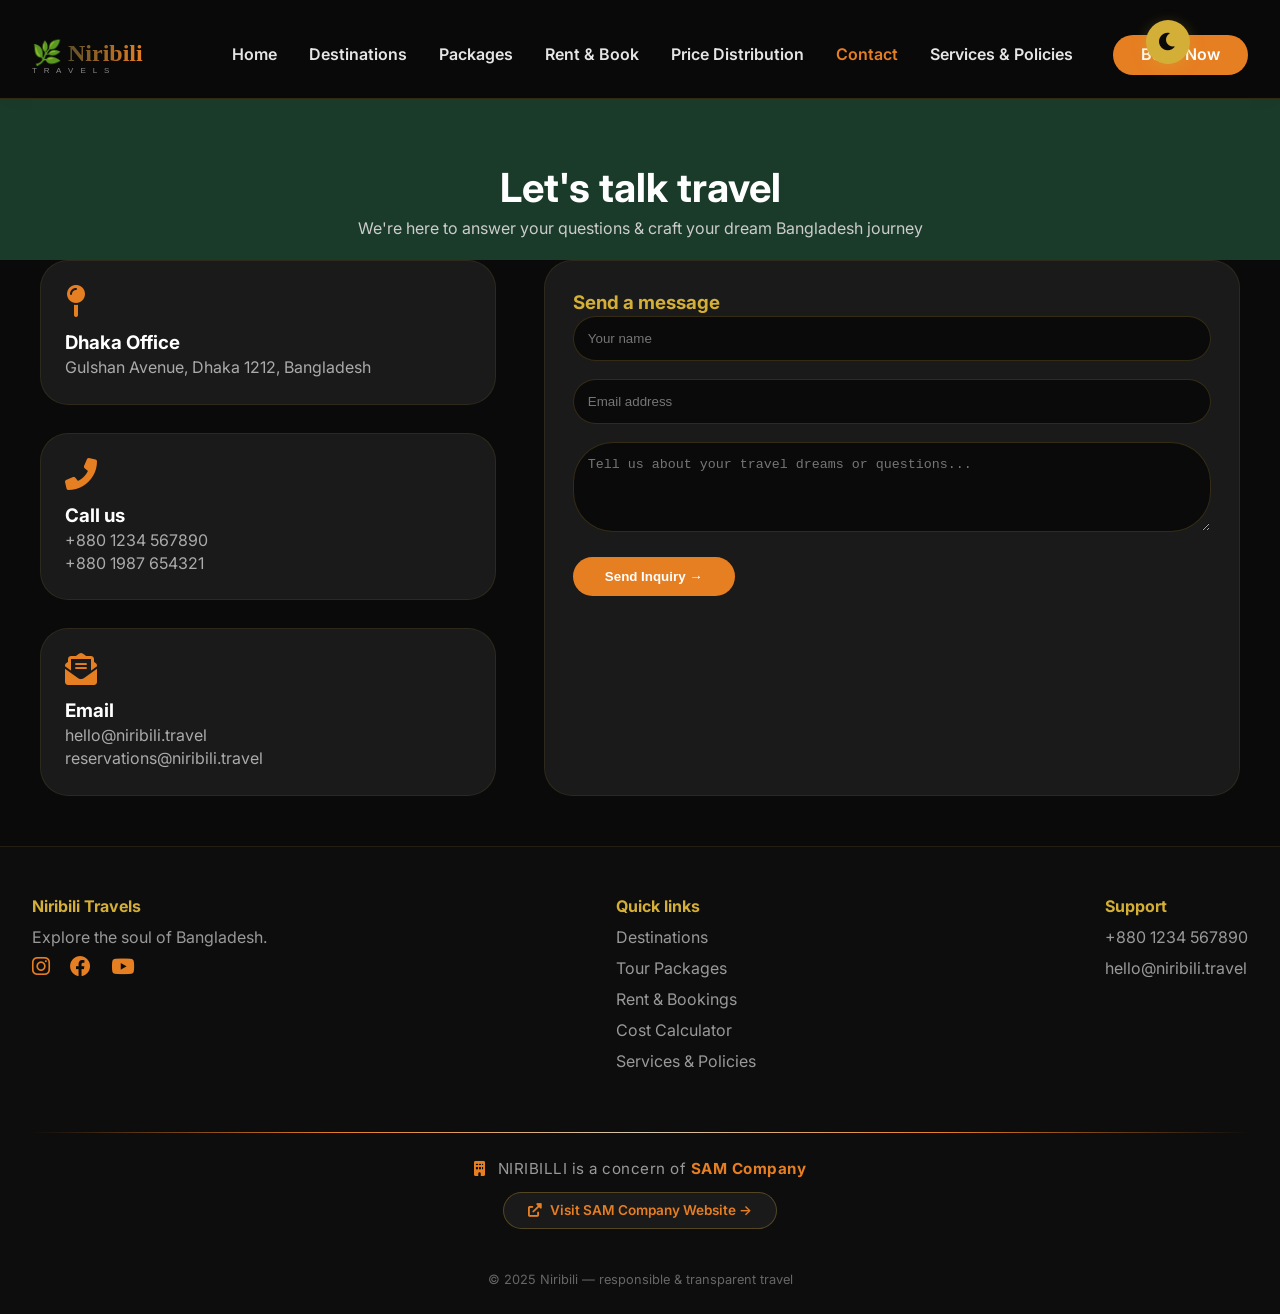
<file: contact.html>
<!-- contact.html -->
<!DOCTYPE html>
<html lang="en">
<head>
  <meta charset="UTF-8">
  <meta name="viewport" content="width=device-width, initial-scale=1.0">
  <title>Niribili | Contact Us - Bangladesh Travel Experts</title>
  <link rel="stylesheet" href="style.css">
  <link href="https://fonts.googleapis.com/css2?family=Inter:opsz,wght@300;400;500;600;700;800&display=swap" rel="stylesheet">
  <link rel="stylesheet" href="https://cdnjs.cloudflare.com/ajax/libs/font-awesome/6.0.0-beta3/css/all.min.css">
  <meta name="viewport" content="width=device-width, initial-scale=1.0, maximum-scale=5.0, user-scalable=yes">
  <!-- PWA Meta Tags -->
<meta name="theme-color" content="#D4AF37">
<meta name="apple-mobile-web-app-capable" content="yes">
<meta name="apple-mobile-web-app-status-bar-style" content="black-translucent">

<!-- Manifest Link -->
<link rel="manifest" href="manifest.json">

<!-- Apple Touch Icon -->
<link rel="apple-touch-icon" href="data:image/svg+xml,<svg xmlns='http://www.w3.org/2000/svg' viewBox='0 0 100 100'><text y='.9em' font-size='90'>🌿</text></svg>">
</head>
<body>
  <nav class="navbar">
    <div class="nav-container">
     
      <svg class="logo-svg" width="160" height="50" viewBox="0 0 200 60">
    <defs><linearGradient id="niribiliGrad" x1="0%" y1="0%" x2="100%" y2="0%"><stop offset="0%" style="stop-color:#1e3b2c;stop-opacity:1"/><stop offset="100%" style="stop-color:#e67e22;stop-opacity:1"/></linearGradient></defs>
    <text x="0" y="38" font-family="'Playfair Display', serif" font-size="30" font-weight="800" fill="url(#niribiliGrad)">🌿 Niribili</text>
    <text x="0" y="52" font-family="Arial, sans-serif" font-size="10" fill="#888" letter-spacing="3">T R A V E L S</text>
</svg>
      <ul class="nav-links">
        <li><a href="index.html">Home</a></li>
        <li><a href="destinations.html">Destinations</a></li>
        <li><a href="packages.html">Packages</a></li>
        <li><a href="rent.html">Rent & Book</a></li>
        <li><a href="cost.html">Price Distribution</a></li>
        <li><a href="contact.html" class="active">Contact</a></li>
        <li><a href="policies.html">Services & Policies</a></li>
      </ul>
      <div class="nav-actions"><a href="rent.html" class="btn-book">Book Now</a></div>
    </div>
  </nav>
<div class="toast-container" id="toastContainer"></div>
<button class="theme-toggle" id="themeToggle"><i class="fas fa-moon"></i></button>
  
  <section class="page-header">
    <h1>Let's talk travel</h1>
    <p>We're here to answer your questions & craft your dream Bangladesh journey</p>
  </section>

  <section class="contact-grid container">
    <div class="contact-details">
      <div class="contact-card"><i class="fas fa-map-pin"></i><h3>Dhaka Office</h3><p>Gulshan Avenue, Dhaka 1212, Bangladesh</p></div>
      <div class="contact-card"><i class="fas fa-phone-alt"></i><h3>Call us</h3><p>+880 1234 567890<br>+880 1987 654321</p></div>
      <div class="contact-card"><i class="fas fa-envelope-open-text"></i><h3>Email</h3><p>hello@niribili.travel<br>reservations@niribili.travel</p></div>
    </div>
    <div class="contact-form-container">
      <h3>Send a message</h3>
      <form id="contactFormSimple">
        <input type="text" id="contactName" placeholder="Your name" required>
        <input type="email" id="contactEmail" placeholder="Email address" required>
        <textarea id="contactMsg" rows="4" placeholder="Tell us about your travel dreams or questions..."></textarea>
        <button type="submit" class="btn-primary">Send Inquiry →</button>
      </form>
      <div id="contactFeedback"></div>
    </div>
  </section>

  <footer>
  <div class="footer-container">
    <div class="footer-col">
      <h4>Niribili Travels</h4>
      <p>Explore the soul of Bangladesh.</p>
      <div class="socials">
        <i class="fab fa-instagram"></i>
        <i class="fab fa-facebook"></i>
        <i class="fab fa-youtube"></i>
      </div>
    </div>
    <div class="footer-col">
      <h4>Quick links</h4>
      <a href="destinations.html">Destinations</a>
      <a href="packages.html">Tour Packages</a>
      <a href="rent.html">Rent & Bookings</a>
      <a href="cost.html">Cost Calculator</a>
      <a href="policies.html">Services & Policies</a>
    </div>
    <div class="footer-col">
      <h4>Support</h4>
      <p>+880 1234 567890</p>
      <p>hello@niribili.travel</p>
    </div>
  </div>

  <!-- COMPANY CONCERN INFORMATION -->
  <div class="company-concern">
    <div class="concern-divider"></div>
    <div class="concern-content">
      <p class="concern-text"><i class="fas fa-building"></i> NIRIBILLI is a concern of <strong>SAM Company</strong></p>
      <a href="https://sambd.vercel.app" target="_blank" class="concern-link" rel="noopener noreferrer">
        <i class="fas fa-external-link-alt"></i> Visit SAM Company Website →
      </a>
    </div>
  </div>

  <div class="footer-bottom">© 2025 Niribili — responsible & transparent travel</div>
</footer>
  <script src="script.js"></script>
</body>
</html>
</file>
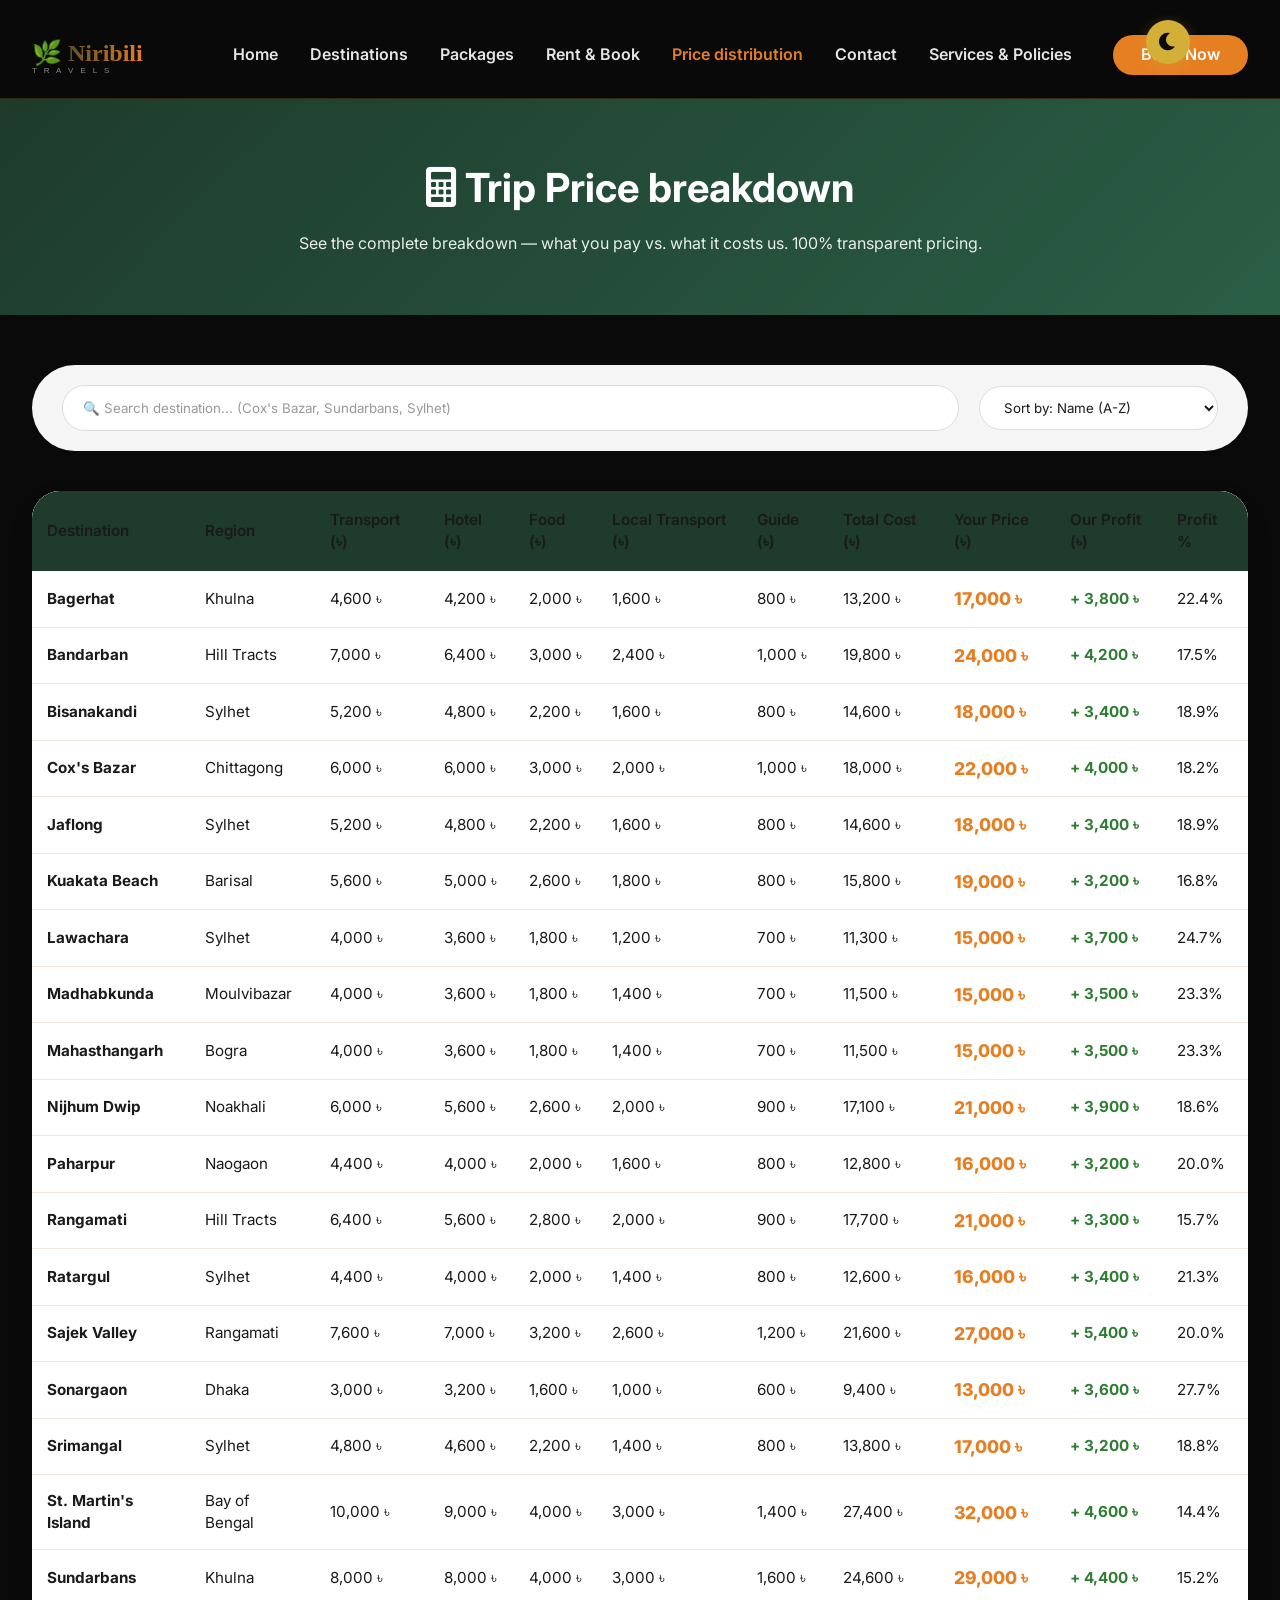
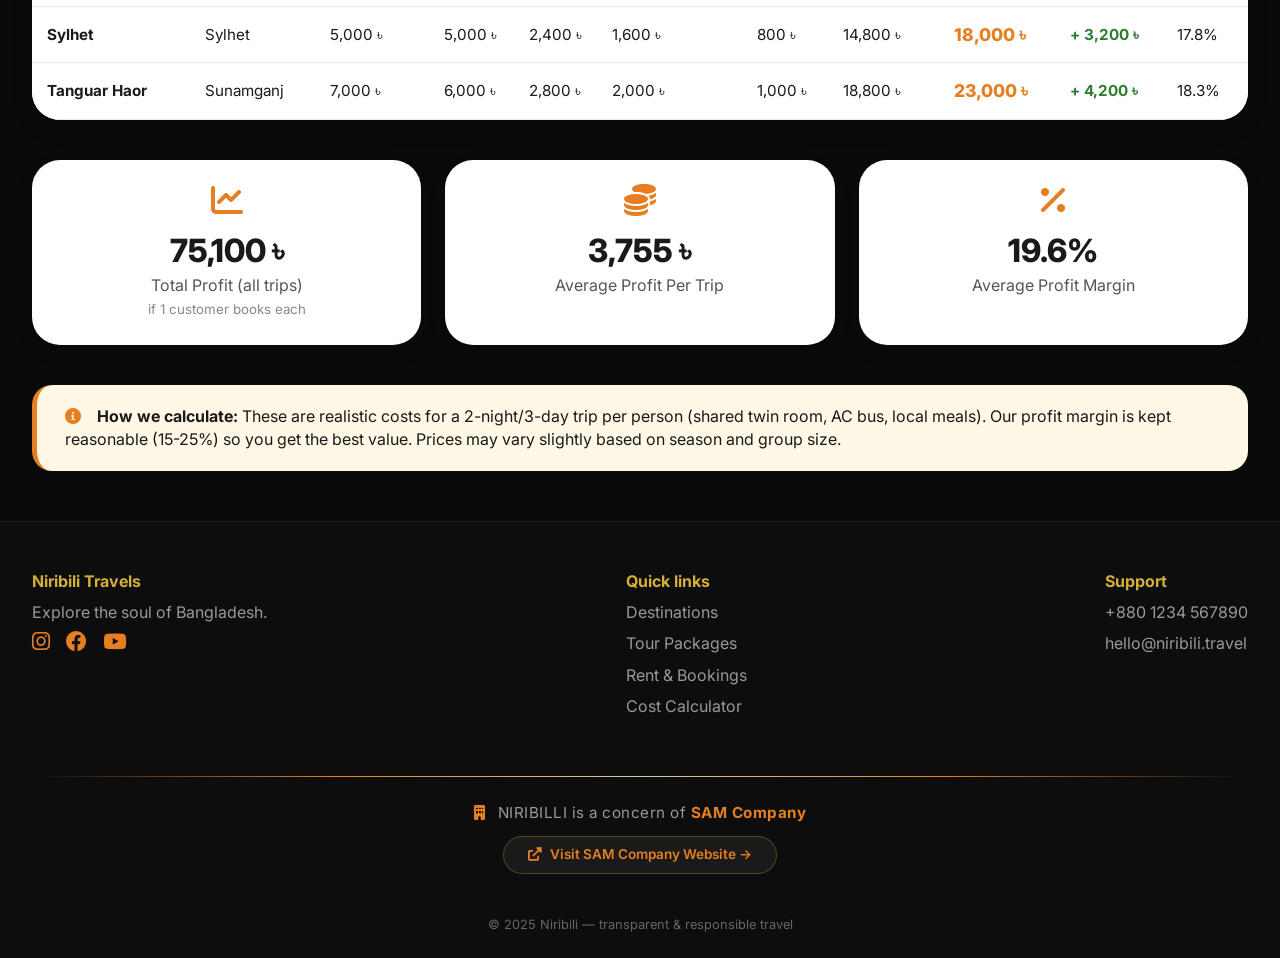
<file: cost.html>
<!-- cost.html - Trip Cost Calculator with Profit Breakdown -->
<!DOCTYPE html>
<html lang="en">
<head>
  <meta charset="UTF-8">
  <meta name="viewport" content="width=device-width, initial-scale=1.0">
  <title>Niribili | Trip Cost Calculator - Transparent Pricing</title>
  <link rel="stylesheet" href="style.css">
  <link href="https://fonts.googleapis.com/css2?family=Inter:opsz,wght@300;400;500;600;700;800&display=swap" rel="stylesheet">
  <link rel="stylesheet" href="https://cdnjs.cloudflare.com/ajax/libs/font-awesome/6.0.0-beta3/css/all.min.css">
  <meta name="viewport" content="width=device-width, initial-scale=1.0, maximum-scale=5.0, user-scalable=yes">
  <!-- PWA Meta Tags -->
<meta name="theme-color" content="#D4AF37">
<meta name="apple-mobile-web-app-capable" content="yes">
<meta name="apple-mobile-web-app-status-bar-style" content="black-translucent">

<!-- Manifest Link -->
<link rel="manifest" href="manifest.json">

<!-- Apple Touch Icon -->
<link rel="apple-touch-icon" href="data:image/svg+xml,<svg xmlns='http://www.w3.org/2000/svg' viewBox='0 0 100 100'><text y='.9em' font-size='90'>🌿</text></svg>">
  <style>
    /* Additional styles for cost calculator page */
    .cost-header {
      background: linear-gradient(135deg, #1e3b2c, #2a5e45);
      color: white;
      text-align: center;
      padding: 60px 20px;
    }
    .cost-header h1 {
      font-size: 2.5rem;
      margin-bottom: 15px;
    }
    .cost-header p {
      opacity: 0.9;
      max-width: 700px;
      margin: 0 auto;
    }
    .calculator-container {
      max-width: 1300px;
      margin: 50px auto;
      padding: 0 32px;
    }
    .filter-bar {
      display: flex;
      justify-content: space-between;
      align-items: center;
      flex-wrap: wrap;
      gap: 20px;
      margin-bottom: 40px;
      background: #f8f6f2;
      padding: 20px 30px;
      border-radius: 60px;
    }
    .filter-input {
      flex: 2;
      min-width: 250px;
    }
    .filter-input input {
      width: 100%;
      padding: 14px 20px;
      border-radius: 40px;
      border: 1px solid #ddd;
      font-family: inherit;
    }
    .filter-sort {
      display: flex;
      gap: 12px;
    }
    .filter-sort select {
      padding: 12px 20px;
      border-radius: 40px;
      border: 1px solid #ddd;
      background: white;
      font-family: inherit;
    }
    .cost-table-wrapper {
      overflow-x: auto;
      border-radius: 28px;
      box-shadow: 0 8px 30px rgba(0,0,0,0.05);
    }
    .cost-table {
      width: 100%;
      border-collapse: collapse;
      background: white;
      font-size: 0.95rem;
    }
    .cost-table th {
      background: #1e3b2c;
      color: white;
      padding: 18px 15px;
      text-align: left;
      font-weight: 600;
    }
    .cost-table td {
      padding: 15px;
      border-bottom: 1px solid #f0e7de;
      color: #1a1a1a;
    }
    .cost-table tr:hover {
      background: #fefcf8;
    }
    .profit-positive {
      color: #2e7d32;
      font-weight: 700;
    }
    .price-highlight {
      color: #e67e22;
      font-weight: 800;
      font-size: 1.1rem;
    }
    .summary-cards {
      display: flex;
      flex-wrap: wrap;
      gap: 24px;
      margin-top: 40px;
      justify-content: center;
    }
    .summary-card {
      background: white;
      border-radius: 28px;
      padding: 24px 32px;
      text-align: center;
      box-shadow: 0 8px 24px rgba(0,0,0,0.05);
      flex: 1;
      min-width: 200px;
    }
    .summary-card i {
      font-size: 2rem;
      color: #e67e22;
      margin-bottom: 12px;
    }
    .summary-card .number {
      font-size: 2rem;
      font-weight: 800;
      color: #1e3b2c;
    }
    .note-box {
      background: #fff8e7;
      border-left: 5px solid #e67e22;
      padding: 20px 28px;
      border-radius: 20px;
      margin-top: 40px;
    }
    .btn-nav-update {
      background: #e67e22;
      color: white;
      padding: 8px 24px;
      border-radius: 40px;
      text-decoration: none;
      font-weight: 600;
      transition: 0.2s;
    }
    .btn-nav-update:hover {
      background: #c45f16;
    }
    @media (max-width: 768px) {
      .filter-bar { flex-direction: column; align-items: stretch; border-radius: 28px; }
      .cost-table th, .cost-table td { padding: 12px 8px; font-size: 0.8rem; }
    }
  </style>
</head>
<body>
  <nav class="navbar">
    <div class="nav-container">
<svg class="logo-svg" width="160" height="50" viewBox="0 0 200 60">
    <defs><linearGradient id="niribiliGrad" x1="0%" y1="0%" x2="100%" y2="0%"><stop offset="0%" style="stop-color:#1e3b2c;stop-opacity:1"/><stop offset="100%" style="stop-color:#e67e22;stop-opacity:1"/></linearGradient></defs>
    <text x="0" y="38" font-family="'Playfair Display', serif" font-size="30" font-weight="800" fill="url(#niribiliGrad)">🌿 Niribili</text>
    <text x="0" y="52" font-family="Arial, sans-serif" font-size="10" fill="#888" letter-spacing="3">T R A V E L S</text>
</svg>
      <ul class="nav-links">
        <li><a href="index.html">Home</a></li>
        <li><a href="destinations.html">Destinations</a></li>
        <li><a href="packages.html">Packages</a></li>
        <li><a href="rent.html">Rent & Book</a></li>
        <li><a href="cost.html" class="active">Price distribution</a></li>
        <li><a href="contact.html">Contact</a></li>
        <li><a href="policies.html">Services & Policies</a></li>
      </ul>
      <div class="nav-actions">
        <a href="rent.html" class="btn-book">Book Now</a>
      </div>
    </div>
  </nav>
  <div class="toast-container" id="toastContainer"></div>
  <button class="theme-toggle" id="themeToggle"><i class="fas fa-moon"></i></button>

  <section class="cost-header">
    <h1><i class="fas fa-calculator"></i> Trip Price breakdown</h1>
    <p>See the complete breakdown — what you pay vs. what it costs us. 100% transparent pricing.</p>
  </section>

  <div class="calculator-container">
    <div class="filter-bar">
      <div class="filter-input">
        <input type="text" id="costSearchInput" placeholder="🔍 Search destination... (Cox's Bazar, Sundarbans, Sylhet)">
      </div>
      <div class="filter-sort">
        <select id="sortBy">
          <option value="name">Sort by: Name (A-Z)</option>
          <option value="priceLow">Sort by: Price (Low to High)</option>
          <option value="priceHigh">Sort by: Price (High to Low)</option>
          <option value="profitLow">Sort by: Profit (Low to High)</option>
          <option value="profitHigh">Sort by: Profit (High to Low)</option>
        </select>
      </div>
    </div>

    <div class="cost-table-wrapper">
      <table class="cost-table" id="costTable">
        <thead>
          <tr>
            <th>Destination</th>
            <th>Region</th>
            <th>Transport (৳)</th>
            <th>Hotel (৳)</th>
            <th>Food (৳)</th>
            <th>Local Transport (৳)</th>
            <th>Guide (৳)</th>
            <th>Total Cost (৳)</th>
            <th>Your Price (৳)</th>
            <th>Our Profit (৳)</th>
            <th>Profit %</th>
          </tr>
        </thead>
        <tbody id="costTableBody">
          <!-- Dynamic rows will be injected -->
        </tbody>
      </table>
    </div>

    <div class="summary-cards">
      <div class="summary-card">
        <i class="fas fa-chart-line"></i>
        <div class="number" id="totalProfit">0</div>
        <p>Total Profit (all trips)</p>
        <small>if 1 customer books each</small>
      </div>
      <div class="summary-card">
        <i class="fas fa-coins"></i>
        <div class="number" id="avgProfit">0</div>
        <p>Average Profit Per Trip</p>
      </div>
      <div class="summary-card">
        <i class="fas fa-percent"></i>
        <div class="number" id="avgMargin">0</div>
        <p>Average Profit Margin</p>
      </div>
    </div>

    <div class="note-box">
      <i class="fas fa-info-circle" style="color:#e67e22; margin-right:12px;"></i>
      <strong>How we calculate:</strong> These are realistic costs for a 2-night/3-day trip per person (shared twin room, AC bus, local meals). Our profit margin is kept reasonable (15-25%) so you get the best value. Prices may vary slightly based on season and group size.
    </div>
  </div>

  <footer>
    <div class="footer-container">
      <div class="footer-col"><h4>Niribili Travels</h4><p>Explore the soul of Bangladesh.</p><div class="socials"><i class="fab fa-instagram"></i><i class="fab fa-facebook"></i><i class="fab fa-youtube"></i></div></div>
      <div class="footer-col"><h4>Quick links</h4><a href="destinations.html">Destinations</a><a href="packages.html">Tour Packages</a><a href="rent.html">Rent & Bookings</a><a href="cost.html">Cost Calculator</a></div>
      <div class="footer-col"><h4>Support</h4><p>+880 1234 567890</p><p>hello@niribili.travel</p></div>
    </div>
    <div class="company-concern">
      <div class="concern-divider"></div>
      <div class="concern-content">
        <p class="concern-text"><i class="fas fa-building"></i> NIRIBILLI is a concern of <strong>SAM Company</strong></p>
        <a href="https://sambd.vercel.app" target="_blank" class="concern-link" rel="noopener noreferrer">
          <i class="fas fa-external-link-alt"></i> Visit SAM Company Website →
        </a>
      </div>
    </div>
    <div class="footer-bottom">© 2025 Niribili — transparent & responsible travel</div>
  </footer>
  <script src="script.js"></script>
  <script>
    // Cost data with logical breakdowns (BDT per person for 2N/3D trip) - DOUBLED PRICES
    const costData = [
      { name: "Cox's Bazar", region: "Chittagong", transport: 6000, hotel: 6000, food: 3000, local: 2000, guide: 1000, price: 22000 },
      { name: "Sundarbans", region: "Khulna", transport: 8000, hotel: 8000, food: 4000, local: 3000, guide: 1600, price: 29000 },
      { name: "Sylhet", region: "Sylhet", transport: 5000, hotel: 5000, food: 2400, local: 1600, guide: 800, price: 18000 },
      { name: "Bandarban", region: "Hill Tracts", transport: 7000, hotel: 6400, food: 3000, local: 2400, guide: 1000, price: 24000 },
      { name: "Sajek Valley", region: "Rangamati", transport: 7600, hotel: 7000, food: 3200, local: 2600, guide: 1200, price: 27000 },
      { name: "Rangamati", region: "Hill Tracts", transport: 6400, hotel: 5600, food: 2800, local: 2000, guide: 900, price: 21000 },
      { name: "St. Martin's Island", region: "Bay of Bengal", transport: 10000, hotel: 9000, food: 4000, local: 3000, guide: 1400, price: 32000 },
      { name: "Kuakata Beach", region: "Barisal", transport: 5600, hotel: 5000, food: 2600, local: 1800, guide: 800, price: 19000 },
      { name: "Srimangal", region: "Sylhet", transport: 4800, hotel: 4600, food: 2200, local: 1400, guide: 800, price: 17000 },
      { name: "Paharpur", region: "Naogaon", transport: 4400, hotel: 4000, food: 2000, local: 1600, guide: 800, price: 16000 },
      { name: "Mahasthangarh", region: "Bogra", transport: 4000, hotel: 3600, food: 1800, local: 1400, guide: 700, price: 15000 },
      { name: "Sonargaon", region: "Dhaka", transport: 3000, hotel: 3200, food: 1600, local: 1000, guide: 600, price: 13000 },
      { name: "Bagerhat", region: "Khulna", transport: 4600, hotel: 4200, food: 2000, local: 1600, guide: 800, price: 17000 },
      { name: "Jaflong", region: "Sylhet", transport: 5200, hotel: 4800, food: 2200, local: 1600, guide: 800, price: 18000 },
      { name: "Ratargul", region: "Sylhet", transport: 4400, hotel: 4000, food: 2000, local: 1400, guide: 800, price: 16000 },
      { name: "Nijhum Dwip", region: "Noakhali", transport: 6000, hotel: 5600, food: 2600, local: 2000, guide: 900, price: 21000 },
      { name: "Lawachara", region: "Sylhet", transport: 4000, hotel: 3600, food: 1800, local: 1200, guide: 700, price: 15000 },
      { name: "Tanguar Haor", region: "Sunamganj", transport: 7000, hotel: 6000, food: 2800, local: 2000, guide: 1000, price: 23000 },
      { name: "Bisanakandi", region: "Sylhet", transport: 5200, hotel: 4800, food: 2200, local: 1600, guide: 800, price: 18000 },
      { name: "Madhabkunda", region: "Moulvibazar", transport: 4000, hotel: 3600, food: 1800, local: 1400, guide: 700, price: 15000 }
    ];

    // Calculate total cost and profit for each
    const enrichedData = costData.map(d => {
      const totalCost = d.transport + d.hotel + d.food + d.local + d.guide;
      const profit = d.price - totalCost;
      const profitPercent = ((profit / d.price) * 100).toFixed(1);
      return { ...d, totalCost, profit, profitPercent };
    });

    let currentFiltered = [...enrichedData];

    function renderCostTable() {
      const tbody = document.getElementById('costTableBody');
      if (!tbody) return;
      
      tbody.innerHTML = currentFiltered.map(d => `
        <tr>
          <td><strong>${d.name}</strong></td>
          <td>${d.region}</td>
          <td>${d.transport.toLocaleString()} ৳</td>
          <td>${d.hotel.toLocaleString()} ৳</td>
          <td>${d.food.toLocaleString()} ৳</td>
          <td>${d.local.toLocaleString()} ৳</td>
          <td>${d.guide.toLocaleString()} ৳</td>
          <td>${d.totalCost.toLocaleString()} ৳</td>
          <td class="price-highlight">${d.price.toLocaleString()} ৳</td>
          <td class="profit-positive">+ ${d.profit.toLocaleString()} ৳</td>
          <td>${d.profitPercent}%</td>
        </tr>
      `).join('');

      // Update summary cards
      const totalProfit = currentFiltered.reduce((sum, d) => sum + d.profit, 0);
      const avgProfit = currentFiltered.length > 0 ? Math.round(totalProfit / currentFiltered.length) : 0;
      const avgMargin = currentFiltered.length > 0 ? (currentFiltered.reduce((sum, d) => sum + parseFloat(d.profitPercent), 0) / currentFiltered.length).toFixed(1) : 0;
      
      document.getElementById('totalProfit').innerText = totalProfit.toLocaleString() + ' ৳';
      document.getElementById('avgProfit').innerText = avgProfit.toLocaleString() + ' ৳';
      document.getElementById('avgMargin').innerText = avgMargin + '%';
    }

    function filterAndSort() {
      const searchTerm = document.getElementById('costSearchInput')?.value.toLowerCase() || '';
      const sortBy = document.getElementById('sortBy')?.value || 'name';
      
      let filtered = enrichedData.filter(d => 
        d.name.toLowerCase().includes(searchTerm) || 
        d.region.toLowerCase().includes(searchTerm)
      );
      
      if (sortBy === 'name') filtered.sort((a,b) => a.name.localeCompare(b.name));
      else if (sortBy === 'priceLow') filtered.sort((a,b) => a.price - b.price);
      else if (sortBy === 'priceHigh') filtered.sort((a,b) => b.price - a.price);
      else if (sortBy === 'profitLow') filtered.sort((a,b) => a.profit - b.profit);
      else if (sortBy === 'profitHigh') filtered.sort((a,b) => b.profit - a.profit);
      
      currentFiltered = filtered;
      renderCostTable();
    }

    // Event listeners
    const searchInput = document.getElementById('costSearchInput');
    const sortSelect = document.getElementById('sortBy');
    if (searchInput) searchInput.addEventListener('input', filterAndSort);
    if (sortSelect) sortSelect.addEventListener('change', filterAndSort);
    
    // Initial render
    filterAndSort();

  <!-- Mobile Navigation Toggle (for hamburger menu) -->

    // Create hamburger menu for mobile
    document.addEventListener('DOMContentLoaded', function() {
        const navLinks = document.querySelector('.nav-links');
        const navContainer = document.querySelector('.nav-container');
        
        if (navContainer && navLinks && !document.querySelector('.hamburger')) {
            const hamburger = document.createElement('button');
            hamburger.className = 'hamburger';
            hamburger.innerHTML = '<i class="fas fa-bars"></i>';
            hamburger.style.cssText = `
                display: none;
                background: none;
                border: none;
                font-size: 28px;
                color: #D4AF37;
                cursor: pointer;
                padding: 8px;
            `;
            
            // Only show on mobile
            if (window.innerWidth <= 768) {
                hamburger.style.display = 'block';
            }
            window.addEventListener('resize', function() {
                if (window.innerWidth <= 768) {
                    hamburger.style.display = 'block';
                } else {
                    hamburger.style.display = 'none';
                    navLinks.classList.remove('open');
                }
            });
            
            navContainer.insertBefore(hamburger, navLinks);
            
            hamburger.addEventListener('click', function(e) {
                e.stopPropagation();
                navLinks.classList.toggle('open');
            });
            
            document.addEventListener('click', function(e) {
                if (!navContainer.contains(e.target)) {
                    navLinks.classList.remove('open');
                }
            });
        }
    });
</script>
</body>
</html>
</file>
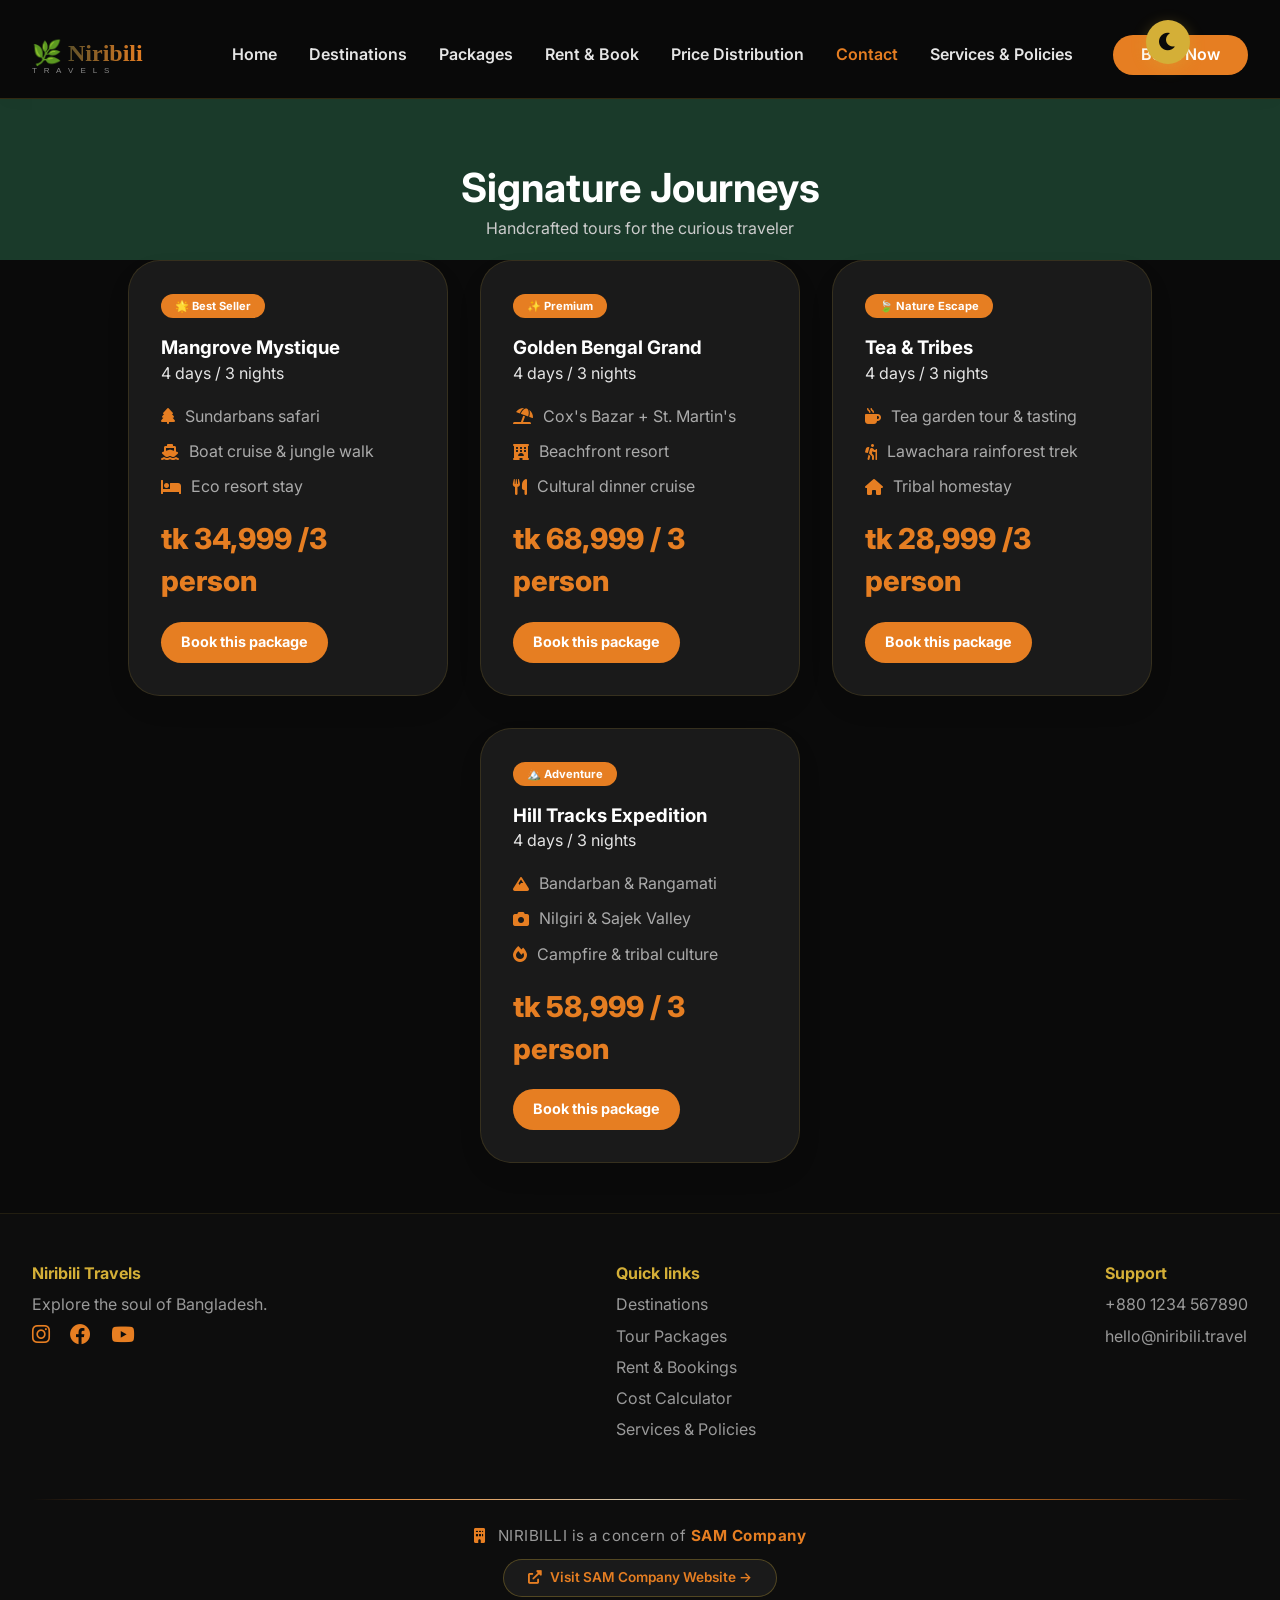
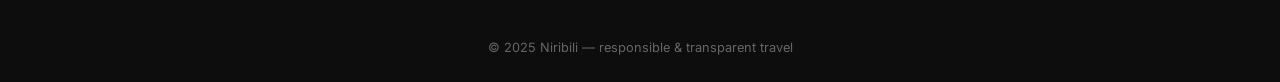
<file: packages.html>
<!-- packages.html -->
<!DOCTYPE html>
<html lang="en">
<head>
  <meta charset="UTF-8">
  <meta name="viewport" content="width=device-width, initial-scale=1.0">
  <title>Niribili | Tour Packages - Bangladesh</title>
  <link rel="stylesheet" href="style.css">
  <link href="https://fonts.googleapis.com/css2?family=Inter:opsz,wght@300;400;500;600;700;800&display=swap" rel="stylesheet">
  <link rel="stylesheet" href="https://cdnjs.cloudflare.com/ajax/libs/font-awesome/6.0.0-beta3/css/all.min.css">
  <meta name="viewport" content="width=device-width, initial-scale=1.0, maximum-scale=5.0, user-scalable=yes">
  <!-- PWA Meta Tags -->
<meta name="theme-color" content="#D4AF37">
<meta name="apple-mobile-web-app-capable" content="yes">
<meta name="apple-mobile-web-app-status-bar-style" content="black-translucent">

<!-- Manifest Link -->
<link rel="manifest" href="manifest.json">

<!-- Apple Touch Icon -->
<link rel="apple-touch-icon" href="data:image/svg+xml,<svg xmlns='http://www.w3.org/2000/svg' viewBox='0 0 100 100'><text y='.9em' font-size='90'>🌿</text></svg>">
</head>
<body>
  <nav class="navbar">
    <div class="nav-container">
      <svg class="logo-svg" width="160" height="50" viewBox="0 0 200 60">
    <defs><linearGradient id="niribiliGrad" x1="0%" y1="0%" x2="100%" y2="0%"><stop offset="0%" style="stop-color:#1e3b2c;stop-opacity:1"/><stop offset="100%" style="stop-color:#e67e22;stop-opacity:1"/></linearGradient></defs>
    <text x="0" y="38" font-family="'Playfair Display', serif" font-size="30" font-weight="800" fill="url(#niribiliGrad)">🌿 Niribili</text>
    <text x="0" y="52" font-family="Arial, sans-serif" font-size="10" fill="#888" letter-spacing="3">T R A V E L S</text>
</svg>
      <ul class="nav-links">
        <li><a href="index.html">Home</a></li>
        <li><a href="destinations.html">Destinations</a></li>
        <li><a href="packages.html">Packages</a></li>
        <li><a href="rent.html">Rent & Book</a></li>
        <li><a href="cost.html">Price Distribution</a></li>
        <li><a href="contact.html" class="active">Contact</a></li>
        <li><a href="policies.html">Services & Policies</a></li>
      </ul>
      <div class="nav-actions"><a href="rent.html" class="btn-book">Book Now</a></div>
    </div>
  </nav>
  <div class="toast-container" id="toastContainer"></div>
<button class="theme-toggle" id="themeToggle"><i class="fas fa-moon"></i></button>
  <section class="page-header">
    <h1>Signature Journeys</h1>
    <p>Handcrafted tours for the curious traveler</p>
  </section>

  <section class="packages-section container">
    <div class="package-card">
      <div class="package-badge">🌟 Best Seller</div>
      <h3>Mangrove Mystique</h3>
      <p class="days">4 days / 3 nights</p>
      <ul>
        <li><i class="fas fa-tree"></i> Sundarbans safari</li>
        <li><i class="fas fa-ship"></i> Boat cruise & jungle walk</li>
        <li><i class="fas fa-bed"></i> Eco resort stay</li>
      </ul>
      <div class="package-price">tk 34,999 <span>/3 person</span></div>
      <a href="rent.html" class="btn-primary small-btn">Book this package</a>
    </div>
    <div class="package-card">
      <div class="package-badge">✨ Premium</div>
      <h3>Golden Bengal Grand</h3>
      <p class="days">4 days / 3 nights</p>
      <ul>
        <li><i class="fas fa-umbrella-beach"></i> Cox's Bazar + St. Martin's</li>
        <li><i class="fas fa-hotel"></i> Beachfront resort</li>
        <li><i class="fas fa-utensils"></i> Cultural dinner cruise</li>
      </ul>
      <div class="package-price">tk 68,999 <span>/ 3 person</span></div>
      <a href="rent.html" class="btn-primary small-btn">Book this package</a>
    </div>
    <div class="package-card">
      <div class="package-badge">🍃 Nature Escape</div>
      <h3>Tea & Tribes</h3>
      <p class="days">4 days / 3 nights</p>
      <ul>
        <li><i class="fas fa-mug-hot"></i> Tea garden tour & tasting</li>
        <li><i class="fas fa-hiking"></i> Lawachara rainforest trek</li>
        <li><i class="fas fa-home"></i> Tribal homestay</li>
      </ul>
      <div class="package-price">tk 28,999 <span>/3 person</span></div>
      <a href="rent.html" class="btn-primary small-btn">Book this package</a>
    </div>
    <div class="package-card">
      <div class="package-badge">🏔️ Adventure</div>
      <h3>Hill Tracks Expedition</h3>
      <p class="days">4 days / 3 nights</p>
      <ul>
        <li><i class="fas fa-mountain"></i> Bandarban & Rangamati</li>
        <li><i class="fas fa-camera"></i> Nilgiri & Sajek Valley</li>
        <li><i class="fas fa-fire"></i> Campfire & tribal culture</li>
      </ul>
      <div class="package-price">tk 58,999 <span>/ 3 person</span></div>
      <a href="rent.html" class="btn-primary small-btn">Book this package</a>
    </div>
  </section>

  <footer>
  <div class="footer-container">
    <div class="footer-col">
      <h4>Niribili Travels</h4>
      <p>Explore the soul of Bangladesh.</p>
      <div class="socials">
        <i class="fab fa-instagram"></i>
        <i class="fab fa-facebook"></i>
        <i class="fab fa-youtube"></i>
      </div>
    </div>
    <div class="footer-col">
      <h4>Quick links</h4>
      <a href="destinations.html">Destinations</a>
      <a href="packages.html">Tour Packages</a>
      <a href="rent.html">Rent & Bookings</a>
      <a href="cost.html">Cost Calculator</a>
      <a href="policies.html">Services & Policies</a>
    </div>
    <div class="footer-col">
      <h4>Support</h4>
      <p>+880 1234 567890</p>
      <p>hello@niribili.travel</p>
    </div>
  </div>

  <!-- COMPANY CONCERN INFORMATION -->
  <div class="company-concern">
    <div class="concern-divider"></div>
    <div class="concern-content">
      <p class="concern-text"><i class="fas fa-building"></i> NIRIBILLI is a concern of <strong>SAM Company</strong></p>
      <a href="https://sambd.vercel.app" target="_blank" class="concern-link" rel="noopener noreferrer">
        <i class="fas fa-external-link-alt"></i> Visit SAM Company Website →
      </a>
    </div>
  </div>

  <div class="footer-bottom">© 2025 Niribili — responsible & transparent travel</div>
</footer>
  <script src="script.js"></script>
</body>
  <!-- Mobile Navigation Toggle (for hamburger menu) -->
<script>
    // Create hamburger menu for mobile
    document.addEventListener('DOMContentLoaded', function() {
        const navLinks = document.querySelector('.nav-links');
        const navContainer = document.querySelector('.nav-container');
        
        if (navContainer && navLinks && !document.querySelector('.hamburger')) {
            const hamburger = document.createElement('button');
            hamburger.className = 'hamburger';
            hamburger.innerHTML = '<i class="fas fa-bars"></i>';
            hamburger.style.cssText = `
                display: none;
                background: none;
                border: none;
                font-size: 28px;
                color: #D4AF37;
                cursor: pointer;
                padding: 8px;
            `;
            
            // Only show on mobile
            if (window.innerWidth <= 768) {
                hamburger.style.display = 'block';
            }
            window.addEventListener('resize', function() {
                if (window.innerWidth <= 768) {
                    hamburger.style.display = 'block';
                } else {
                    hamburger.style.display = 'none';
                    navLinks.classList.remove('open');
                }
            });
            
            navContainer.insertBefore(hamburger, navLinks);
            
            hamburger.addEventListener('click', function(e) {
                e.stopPropagation();
                navLinks.classList.toggle('open');
            });
            
            document.addEventListener('click', function(e) {
                if (!navContainer.contains(e.target)) {
                    navLinks.classList.remove('open');
                }
            });
        }
    });
</script>
</html>
</file>
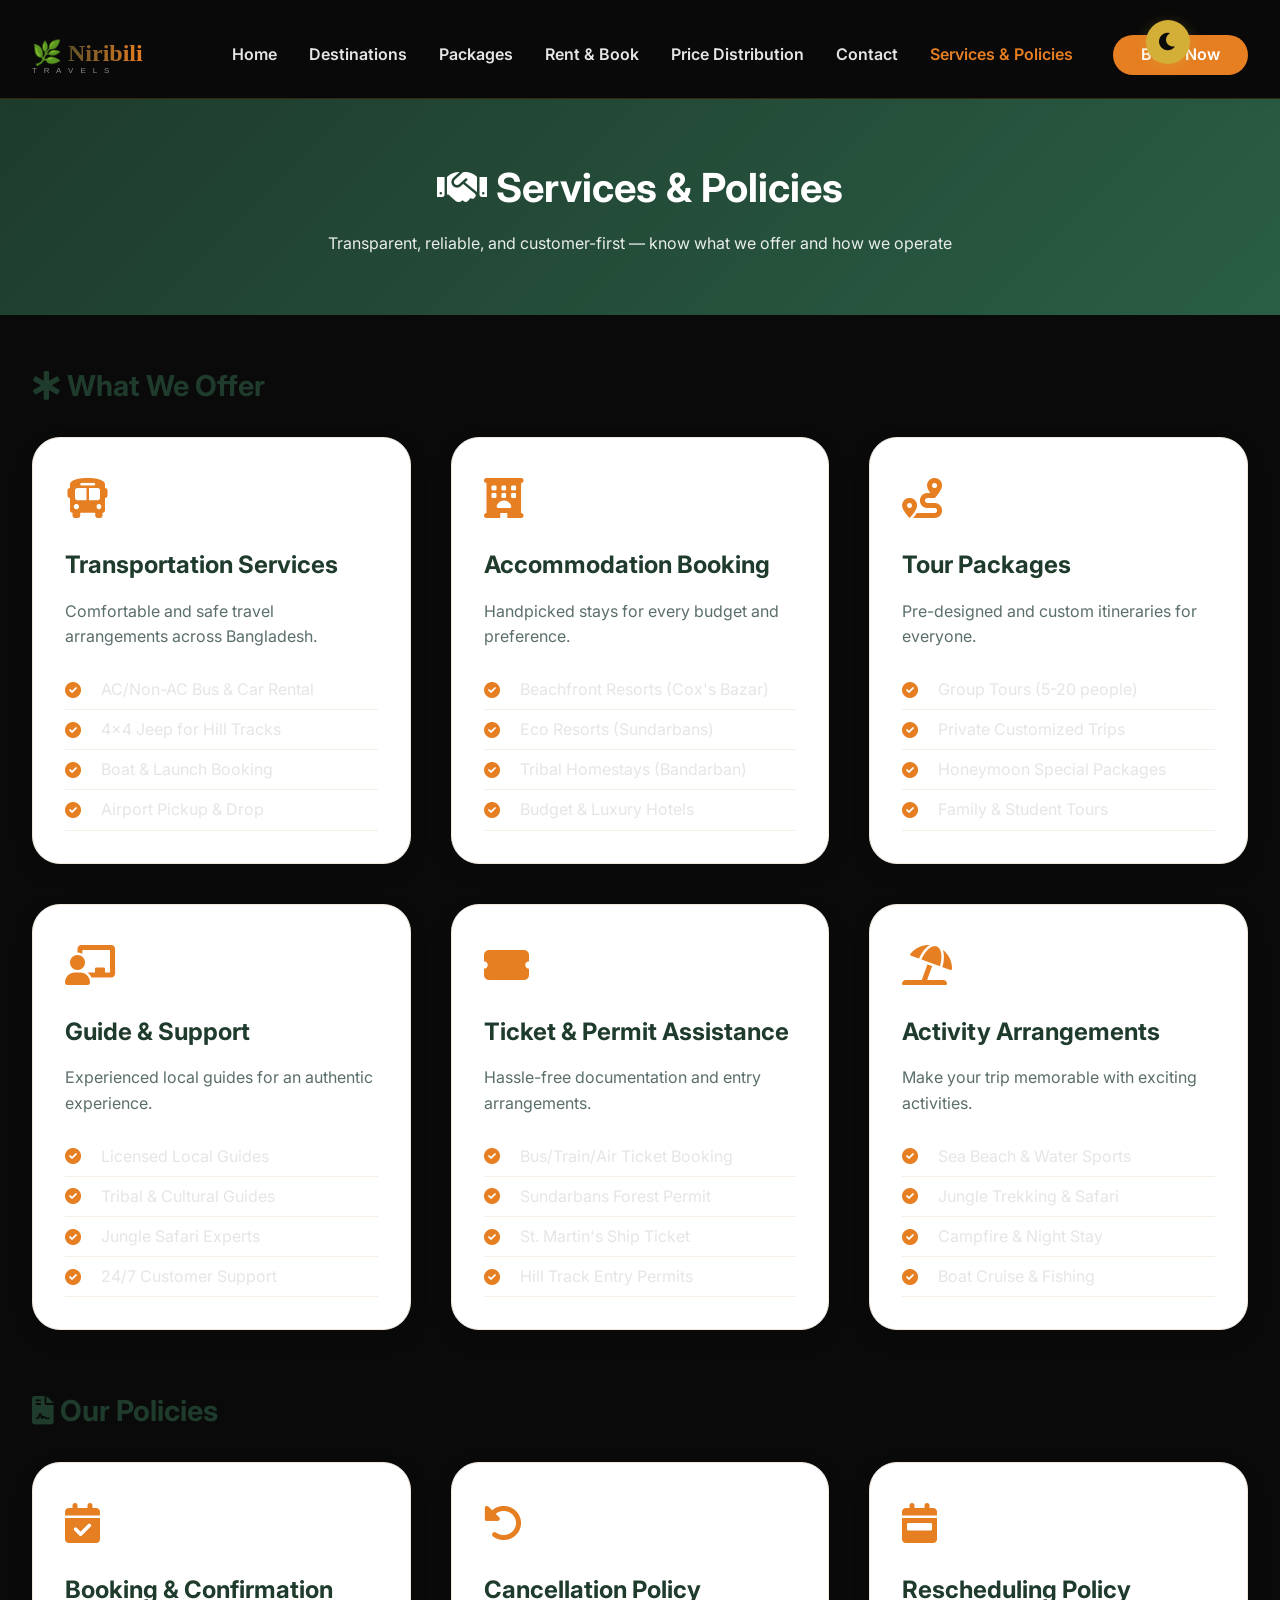
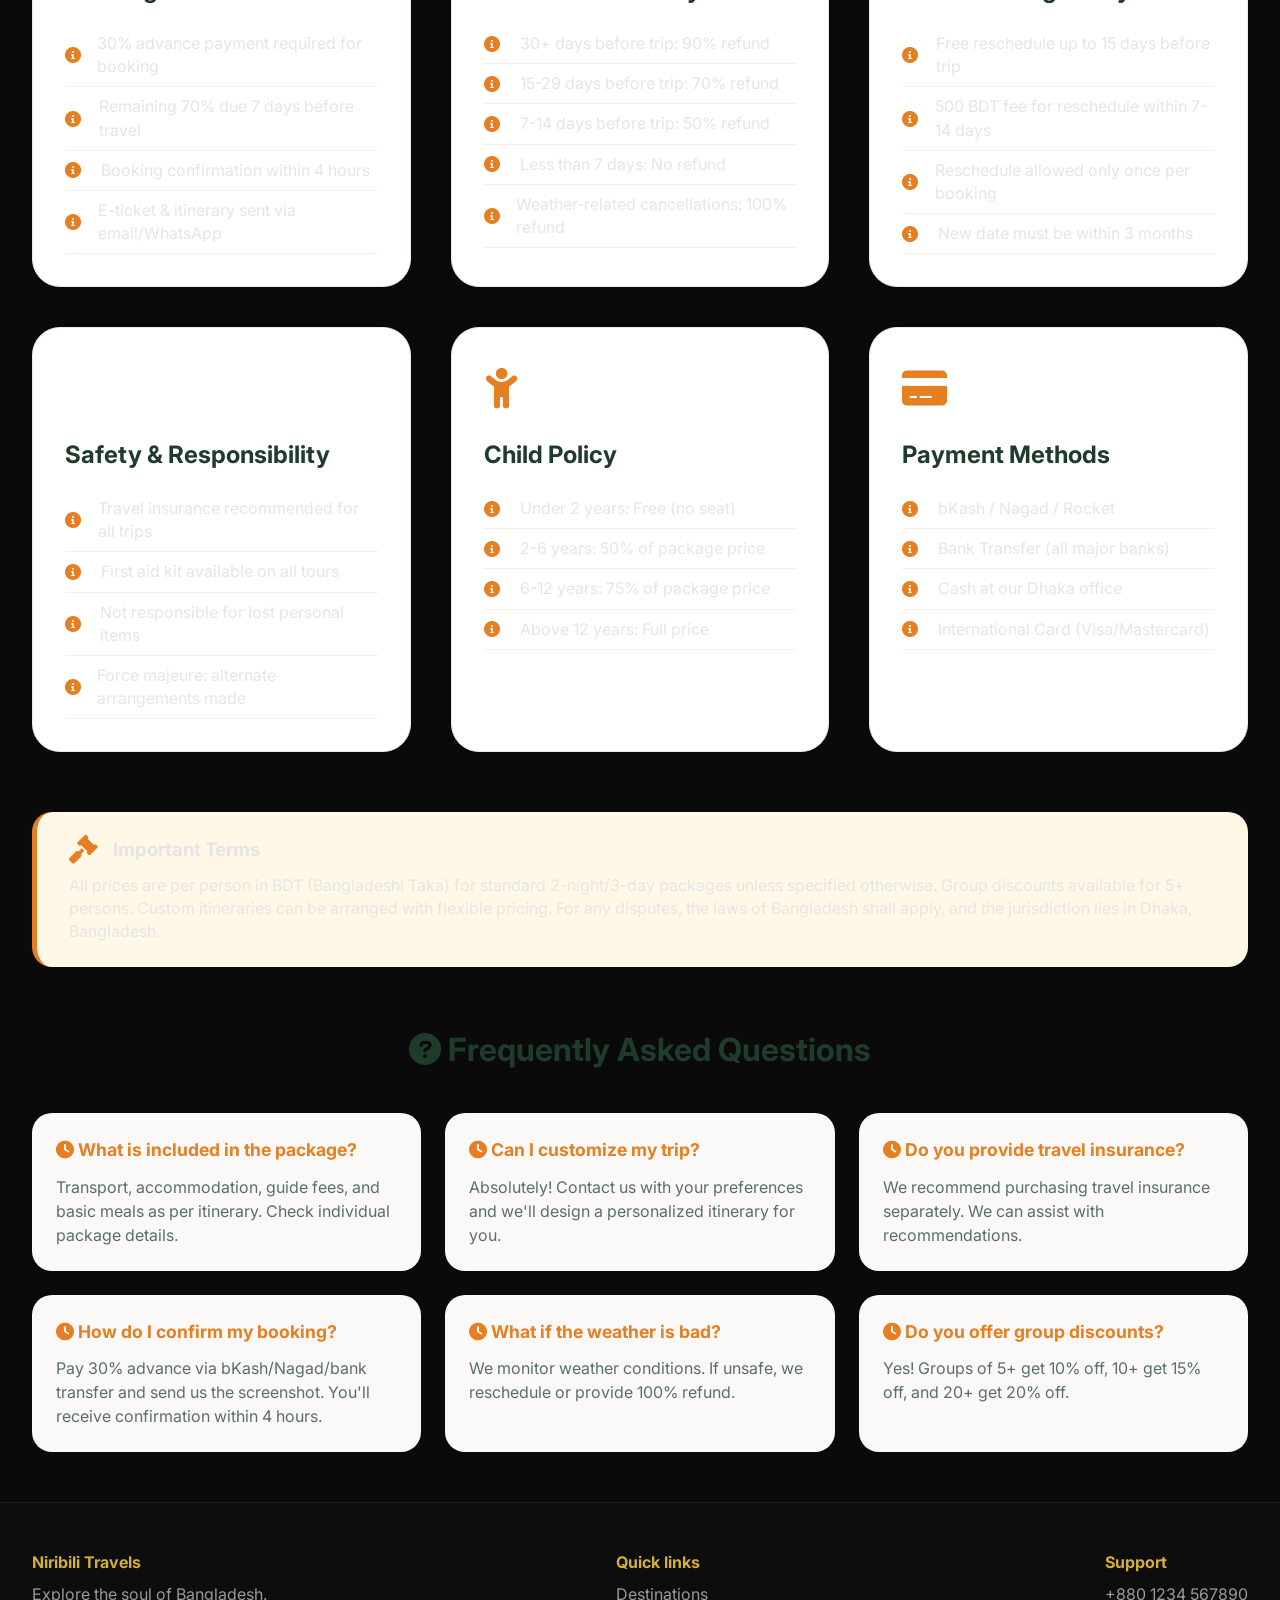
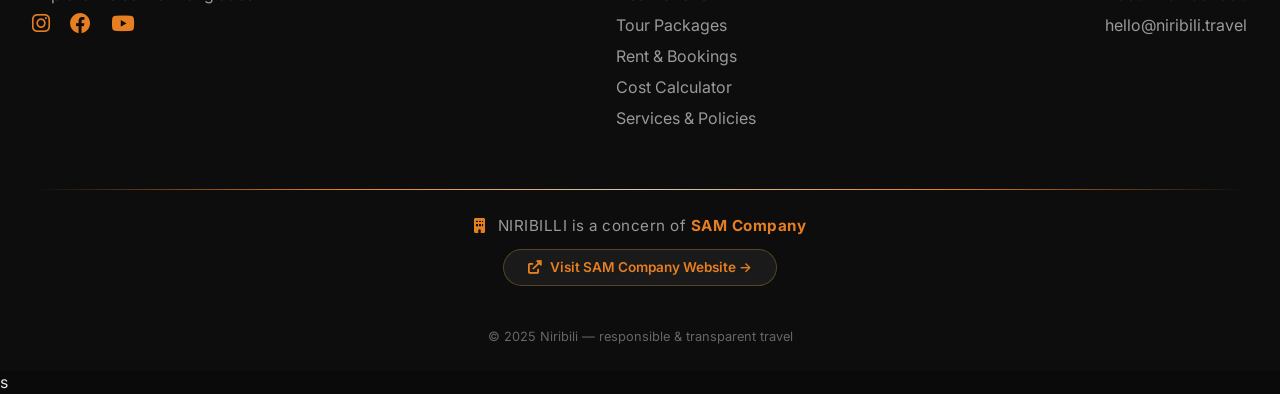
<file: policies.html>
<!-- policies.html - Services & Policies Page -->
<!DOCTYPE html>
<html lang="en">
<head>
  <meta charset="UTF-8">
  <meta name="viewport" content="width=device-width, initial-scale=1.0">
  <title>Niribili | Services & Policies - Bangladesh Tourism</title>
  <link rel="stylesheet" href="style.css">
  <link href="https://fonts.googleapis.com/css2?family=Inter:opsz,wght@300;400;500;600;700;800&display=swap" rel="stylesheet">
  <link rel="stylesheet" href="https://cdnjs.cloudflare.com/ajax/libs/font-awesome/6.0.0-beta3/css/all.min.css">
  <meta name="viewport" content="width=device-width, initial-scale=1.0, maximum-scale=5.0, user-scalable=yes">
  <!-- PWA Meta Tags -->
<meta name="theme-color" content="#D4AF37">
<meta name="apple-mobile-web-app-capable" content="yes">
<meta name="apple-mobile-web-app-status-bar-style" content="black-translucent">

<!-- Manifest Link -->
<link rel="manifest" href="manifest.json">

<!-- Apple Touch Icon -->
<link rel="apple-touch-icon" href="data:image/svg+xml,<svg xmlns='http://www.w3.org/2000/svg' viewBox='0 0 100 100'><text y='.9em' font-size='90'>🌿</text></svg>">
  <style>
    /* Additional styles for services & policies page */
    .policies-header {
      background: linear-gradient(135deg, #1e3b2c, #2a5e45);
      color: white;
      text-align: center;
      padding: 60px 20px;
    }
    .policies-header h1 {
      font-size: 2.5rem;
      margin-bottom: 15px;
    }
    .policies-header p {
      opacity: 0.9;
      max-width: 700px;
      margin: 0 auto;
    }
    .services-policies-container {
      max-width: 1280px;
      margin: 50px auto;
      padding: 0 32px;
    }
    .section-grid {
      display: grid;
      grid-template-columns: repeat(auto-fit, minmax(350px, 1fr));
      gap: 40px;
      margin-bottom: 60px;
    }
    .service-card, .policy-card {
      background: white;
      border-radius: 28px;
      padding: 32px;
      box-shadow: 0 8px 24px rgba(0,0,0,0.05);
      transition: transform 0.2s, box-shadow 0.2s;
      border: 1px solid #f0e7de;
    }
    .service-card:hover, .policy-card:hover {
      transform: translateY(-5px);
      box-shadow: 0 16px 32px rgba(0,0,0,0.1);
    }
    .service-icon, .policy-icon {
      font-size: 2.5rem;
      color: #e67e22;
      margin-bottom: 20px;
    }
    .service-card h3, .policy-card h3 {
      font-size: 1.5rem;
      margin-bottom: 16px;
      color: #1e3b2c;
    }
    .service-card p, .policy-card p {
      color: #5a6e6b;
      line-height: 1.6;
      margin-bottom: 20px;
    }
    .service-list, .policy-list {
      list-style: none;
      padding-left: 0;
    }
    .service-list li, .policy-list li {
      padding: 8px 0;
      display: flex;
      align-items: center;
      gap: 12px;
      border-bottom: 1px solid #f5efe8;
    }
    .service-list li i, .policy-list li i {
      color: #e67e22;
      width: 24px;
    }
    .badge-new {
      background: #e67e22;
      color: white;
      font-size: 0.7rem;
      padding: 2px 10px;
      border-radius: 20px;
      margin-left: 10px;
    }
    .policy-note {
      background: #fff8e7;
      border-left: 5px solid #e67e22;
      padding: 24px 32px;
      border-radius: 20px;
      margin-top: 40px;
    }
    .faq-section {
      margin-top: 60px;
    }
    .faq-title {
      text-align: center;
      font-size: 2rem;
      margin-bottom: 40px;
      color: #1e3b2c;
    }
    .faq-grid {
      display: grid;
      grid-template-columns: repeat(auto-fit, minmax(350px, 1fr));
      gap: 24px;
    }
    .faq-item {
      background: #faf9f8;
      border-radius: 20px;
      padding: 24px;
    }
    .faq-item h4 {
      color: #e67e22;
      margin-bottom: 12px;
      font-size: 1.1rem;
    }
    .faq-item p {
      color: #5a6e6b;
      line-height: 1.5;
    }
    @media (max-width: 768px) {
      .services-policies-container { padding: 0 20px; }
      .section-grid { grid-template-columns: 1fr; }
    }
  </style>
</head>
<body>
  <nav class="navbar">
    <div class="nav-container">
      <svg class="logo-svg" width="160" height="50" viewBox="0 0 200 60">
    <defs><linearGradient id="niribiliGrad" x1="0%" y1="0%" x2="100%" y2="0%"><stop offset="0%" style="stop-color:#1e3b2c;stop-opacity:1"/><stop offset="100%" style="stop-color:#e67e22;stop-opacity:1"/></linearGradient></defs>
    <text x="0" y="38" font-family="'Playfair Display', serif" font-size="30" font-weight="800" fill="url(#niribiliGrad)">🌿 Niribili</text>
    <text x="0" y="52" font-family="Arial, sans-serif" font-size="10" fill="#888" letter-spacing="3">T R A V E L S</text>
</svg>
      <ul class="nav-links">
        <li><a href="index.html">Home</a></li>
        <li><a href="destinations.html">Destinations</a></li>
        <li><a href="packages.html">Packages</a></li>
        <li><a href="rent.html">Rent & Book</a></li>

        <li><a href="cost.html">Price Distribution</a></li>
        <li><a href="contact.html">Contact</a></li>
        <li><a href="policies.html" class="active">Services & Policies</a></li>
      </ul>
      <div class="nav-actions">
        <a href="rent.html" class="btn-book">Book Now</a>
      </div>
    </div>
  </nav>
  <div class="toast-container" id="toastContainer"></div>
<button class="theme-toggle" id="themeToggle"><i class="fas fa-moon"></i></button>
  <section class="policies-header">
    <h1><i class="fas fa-handshake"></i> Services & Policies</h1>
    <p>Transparent, reliable, and customer-first — know what we offer and how we operate</p>
  </section>

  <div class="services-policies-container">
    
    <!-- SERVICES SECTION -->
    <h2 style="font-size: 1.8rem; margin-bottom: 30px; color: #1e3b2c;"><i class="fas fa-star-of-life"></i> What We Offer</h2>
    <div class="section-grid">
      <div class="service-card">
        <div class="service-icon"><i class="fas fa-bus"></i></div>
        <h3>Transportation Services</h3>
        <p>Comfortable and safe travel arrangements across Bangladesh.</p>
        <ul class="service-list">
          <li><i class="fas fa-check-circle"></i> AC/Non-AC Bus & Car Rental</li>
          <li><i class="fas fa-check-circle"></i> 4x4 Jeep for Hill Tracks</li>
          <li><i class="fas fa-check-circle"></i> Boat & Launch Booking</li>
          <li><i class="fas fa-check-circle"></i> Airport Pickup & Drop</li>
        </ul>
      </div>

      <div class="service-card">
        <div class="service-icon"><i class="fas fa-hotel"></i></div>
        <h3>Accommodation Booking</h3>
        <p>Handpicked stays for every budget and preference.</p>
        <ul class="service-list">
          <li><i class="fas fa-check-circle"></i> Beachfront Resorts (Cox's Bazar)</li>
          <li><i class="fas fa-check-circle"></i> Eco Resorts (Sundarbans)</li>
          <li><i class="fas fa-check-circle"></i> Tribal Homestays (Bandarban)</li>
          <li><i class="fas fa-check-circle"></i> Budget & Luxury Hotels</li>
        </ul>
      </div>

      <div class="service-card">
        <div class="service-icon"><i class="fas fa-route"></i></div>
        <h3>Tour Packages</h3>
        <p>Pre-designed and custom itineraries for everyone.</p>
        <ul class="service-list">
          <li><i class="fas fa-check-circle"></i> Group Tours (5-20 people)</li>
          <li><i class="fas fa-check-circle"></i> Private Customized Trips</li>
          <li><i class="fas fa-check-circle"></i> Honeymoon Special Packages</li>
          <li><i class="fas fa-check-circle"></i> Family & Student Tours</li>
        </ul>
      </div>

      <div class="service-card">
        <div class="service-icon"><i class="fas fa-chalkboard-user"></i></div>
        <h3>Guide & Support</h3>
        <p>Experienced local guides for an authentic experience.</p>
        <ul class="service-list">
          <li><i class="fas fa-check-circle"></i> Licensed Local Guides</li>
          <li><i class="fas fa-check-circle"></i> Tribal & Cultural Guides</li>
          <li><i class="fas fa-check-circle"></i> Jungle Safari Experts</li>
          <li><i class="fas fa-check-circle"></i> 24/7 Customer Support</li>
        </ul>
      </div>

      <div class="service-card">
        <div class="service-icon"><i class="fas fa-ticket-alt"></i></div>
        <h3>Ticket & Permit Assistance</h3>
        <p>Hassle-free documentation and entry arrangements.</p>
        <ul class="service-list">
          <li><i class="fas fa-check-circle"></i> Bus/Train/Air Ticket Booking</li>
          <li><i class="fas fa-check-circle"></i> Sundarbans Forest Permit</li>
          <li><i class="fas fa-check-circle"></i> St. Martin's Ship Ticket</li>
          <li><i class="fas fa-check-circle"></i> Hill Track Entry Permits</li>
        </ul>
      </div>

      <div class="service-card">
        <div class="service-icon"><i class="fas fa-umbrella-beach"></i></div>
        <h3>Activity Arrangements</h3>
        <p>Make your trip memorable with exciting activities.</p>
        <ul class="service-list">
          <li><i class="fas fa-check-circle"></i> Sea Beach & Water Sports</li>
          <li><i class="fas fa-check-circle"></i> Jungle Trekking & Safari</li>
          <li><i class="fas fa-check-circle"></i> Campfire & Night Stay</li>
          <li><i class="fas fa-check-circle"></i> Boat Cruise & Fishing</li>
        </ul>
      </div>
    </div>

    <!-- POLICIES SECTION -->
    <h2 style="font-size: 1.8rem; margin: 50px 0 30px; color: #1e3b2c;"><i class="fas fa-file-contract"></i> Our Policies</h2>
    <div class="section-grid">
      <div class="policy-card">
        <div class="policy-icon"><i class="fas fa-calendar-check"></i></div>
        <h3>Booking & Confirmation</h3>
        <ul class="policy-list">
          <li><i class="fas fa-circle-info"></i> 30% advance payment required for booking</li>
          <li><i class="fas fa-circle-info"></i> Remaining 70% due 7 days before travel</li>
          <li><i class="fas fa-circle-info"></i> Booking confirmation within 4 hours</li>
          <li><i class="fas fa-circle-info"></i> E-ticket & itinerary sent via email/WhatsApp</li>
        </ul>
      </div>

      <div class="policy-card">
        <div class="policy-icon"><i class="fas fa-rotate-left"></i></div>
        <h3>Cancellation Policy</h3>
        <ul class="policy-list">
          <li><i class="fas fa-circle-info"></i> 30+ days before trip: 90% refund</li>
          <li><i class="fas fa-circle-info"></i> 15-29 days before trip: 70% refund</li>
          <li><i class="fas fa-circle-info"></i> 7-14 days before trip: 50% refund</li>
          <li><i class="fas fa-circle-info"></i> Less than 7 days: No refund</li>
          <li><i class="fas fa-circle-info"></i> Weather-related cancellations: 100% refund</li>
        </ul>
      </div>

      <div class="policy-card">
        <div class="policy-icon"><i class="fas fa-calendar-week"></i></div>
        <h3>Rescheduling Policy</h3>
        <ul class="policy-list">
          <li><i class="fas fa-circle-info"></i> Free reschedule up to 15 days before trip</li>
          <li><i class="fas fa-circle-info"></i> 500 BDT fee for reschedule within 7-14 days</li>
          <li><i class="fas fa-circle-info"></i> Reschedule allowed only once per booking</li>
          <li><i class="fas fa-circle-info"></i> New date must be within 3 months</li>
        </ul>
      </div>

      <div class="policy-card">
        <div class="policy-icon"><i class="fas fa-shield-heart"></i></div>
        <h3>Safety & Responsibility</h3>
        <ul class="policy-list">
          <li><i class="fas fa-circle-info"></i> Travel insurance recommended for all trips</li>
          <li><i class="fas fa-circle-info"></i> First aid kit available on all tours</li>
          <li><i class="fas fa-circle-info"></i> Not responsible for lost personal items</li>
          <li><i class="fas fa-circle-info"></i> Force majeure: alternate arrangements made</li>
        </ul>
      </div>

      <div class="policy-card">
        <div class="policy-icon"><i class="fas fa-child"></i></div>
        <h3>Child Policy</h3>
        <ul class="policy-list">
          <li><i class="fas fa-circle-info"></i> Under 2 years: Free (no seat)</li>
          <li><i class="fas fa-circle-info"></i> 2-6 years: 50% of package price</li>
          <li><i class="fas fa-circle-info"></i> 6-12 years: 75% of package price</li>
          <li><i class="fas fa-circle-info"></i> Above 12 years: Full price</li>
        </ul>
      </div>

      <div class="policy-card">
        <div class="policy-icon"><i class="fas fa-credit-card"></i></div>
        <h3>Payment Methods</h3>
        <ul class="policy-list">
          <li><i class="fas fa-circle-info"></i> bKash / Nagad / Rocket</li>
          <li><i class="fas fa-circle-info"></i> Bank Transfer (all major banks)</li>
          <li><i class="fas fa-circle-info"></i> Cash at our Dhaka office</li>
          <li><i class="fas fa-circle-info"></i> International Card (Visa/Mastercard)</li>
        </ul>
      </div>
    </div>

    <!-- IMPORTANT NOTE -->
    <div class="policy-note">
      <i class="fas fa-gavel" style="font-size: 1.8rem; color: #e67e22; margin-right: 15px; float: left;"></i>
      <h3 style="margin-bottom: 10px;">Important Terms</h3>
      <p>All prices are per person in BDT (Bangladeshi Taka) for standard 2-night/3-day packages unless specified otherwise. Group discounts available for 5+ persons. Custom itineraries can be arranged with flexible pricing. For any disputes, the laws of Bangladesh shall apply, and the jurisdiction lies in Dhaka, Bangladesh.</p>
    </div>

    <!-- FAQ SECTION -->
    <div class="faq-section">
      <h2 class="faq-title"><i class="fas fa-question-circle"></i> Frequently Asked Questions</h2>
      <div class="faq-grid">
        <div class="faq-item">
          <h4><i class="fas fa-clock"></i> What is included in the package?</h4>
          <p>Transport, accommodation, guide fees, and basic meals as per itinerary. Check individual package details.</p>
        </div>
        <div class="faq-item">
          <h4><i class="fas fa-clock"></i> Can I customize my trip?</h4>
          <p>Absolutely! Contact us with your preferences and we'll design a personalized itinerary for you.</p>
        </div>
        <div class="faq-item">
          <h4><i class="fas fa-clock"></i> Do you provide travel insurance?</h4>
          <p>We recommend purchasing travel insurance separately. We can assist with recommendations.</p>
        </div>
        <div class="faq-item">
          <h4><i class="fas fa-clock"></i> How do I confirm my booking?</h4>
          <p>Pay 30% advance via bKash/Nagad/bank transfer and send us the screenshot. You'll receive confirmation within 4 hours.</p>
        </div>
        <div class="faq-item">
          <h4><i class="fas fa-clock"></i> What if the weather is bad?</h4>
          <p>We monitor weather conditions. If unsafe, we reschedule or provide 100% refund.</p>
        </div>
        <div class="faq-item">
          <h4><i class="fas fa-clock"></i> Do you offer group discounts?</h4>
          <p>Yes! Groups of 5+ get 10% off, 10+ get 15% off, and 20+ get 20% off.</p>
        </div>
      </div>
    </div>

  </div>

  <footer>
  <div class="footer-container">
    <div class="footer-col">
      <h4>Niribili Travels</h4>
      <p>Explore the soul of Bangladesh.</p>
      <div class="socials">
        <i class="fab fa-instagram"></i>
        <i class="fab fa-facebook"></i>
        <i class="fab fa-youtube"></i>
      </div>
    </div>
    <div class="footer-col">
      <h4>Quick links</h4>
      <a href="destinations.html">Destinations</a>
      <a href="packages.html">Tour Packages</a>
      <a href="rent.html">Rent & Bookings</a>
      <a href="cost.html">Cost Calculator</a>
      <a href="policies.html">Services & Policies</a>
    </div>
    <div class="footer-col">
      <h4>Support</h4>
      <p>+880 1234 567890</p>
      <p>hello@niribili.travel</p>
    </div>
  </div>

  <!-- COMPANY CONCERN INFORMATION -->
  <div class="company-concern">
    <div class="concern-divider"></div>
    <div class="concern-content">
      <p class="concern-text"><i class="fas fa-building"></i> NIRIBILLI is a concern of <strong>SAM Company</strong></p>
      <a href="https://sambd.vercel.app" target="_blank" class="concern-link" rel="noopener noreferrer">
        <i class="fas fa-external-link-alt"></i> Visit SAM Company Website →
      </a>
    </div>
  </div>

  <div class="footer-bottom">© 2025 Niribili — responsible & transparent travel</div>
</footer>
  <script src="script.js"></script>
</body>
  <!-- Mobile Navigation Toggle (for hamburger menu) -->
<script>
    // Create hamburger menu for mobile
    document.addEventListener('DOMContentLoaded', function() {
        const navLinks = document.querySelector('.nav-links');
        const navContainer = document.querySelector('.nav-container');
        
        if (navContainer && navLinks && !document.querySelector('.hamburger')) {
            const hamburger = document.createElement('button');
            hamburger.className = 'hamburger';
            hamburger.innerHTML = '<i class="fas fa-bars"></i>';
            hamburger.style.cssText = `
                display: none;
                background: none;
                border: none;
                font-size: 28px;
                color: #D4AF37;
                cursor: pointer;
                padding: 8px;
            `;
            
            // Only show on mobile
            if (window.innerWidth <= 768) {
                hamburger.style.display = 'block';
            }
            window.addEventListener('resize', function() {
                if (window.innerWidth <= 768) {
                    hamburger.style.display = 'block';
                } else {
                    hamburger.style.display = 'none';
                    navLinks.classList.remove('open');
                }
            });
            
            navContainer.insertBefore(hamburger, navLinks);
            
            hamburger.addEventListener('click', function(e) {
                e.stopPropagation();
                navLinks.classList.toggle('open');
            });
            
            document.addEventListener('click', function(e) {
                if (!navContainer.contains(e.target)) {
                    navLinks.classList.remove('open');
                }
            });
        }
    });
</script>
  
</html>s
</file>
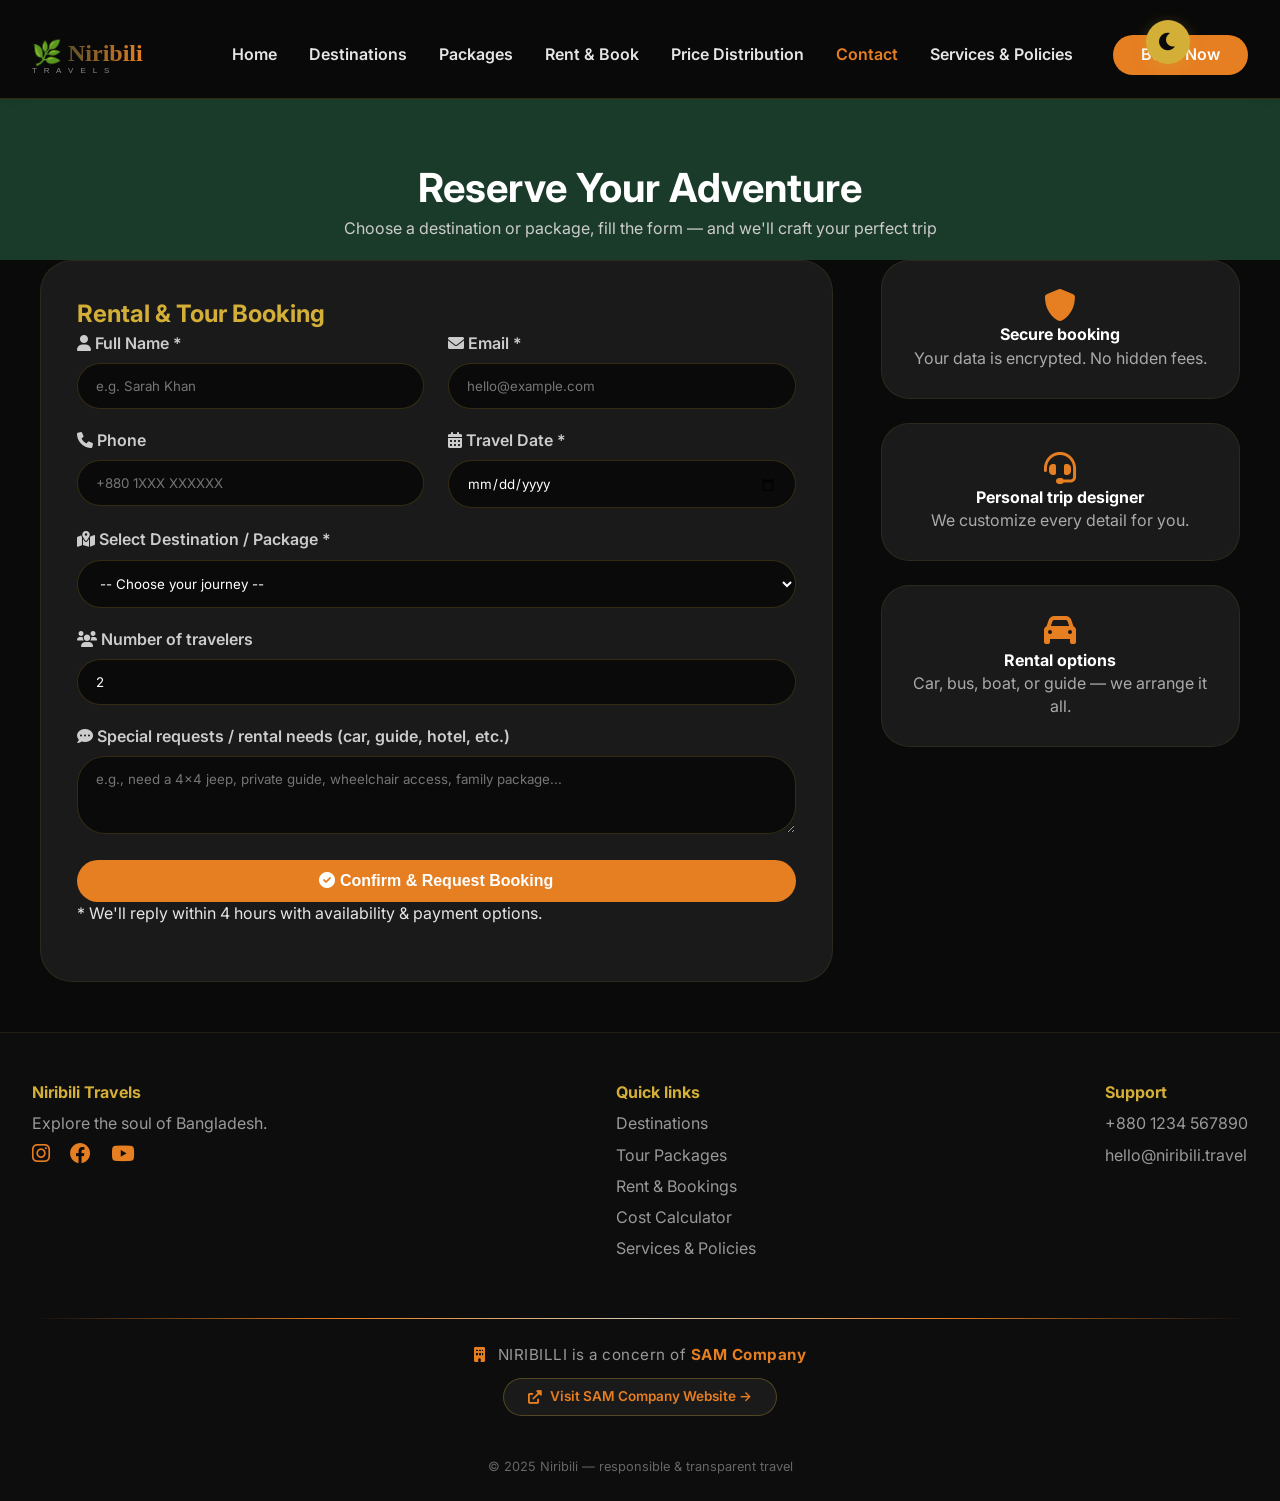
<file: rent.html>
<!-- rent.html - Booking & Rental Form -->
<!DOCTYPE html>
<html lang="en">
<head>
  <meta charset="UTF-8">
  <meta name="viewport" content="width=device-width, initial-scale=1.0">
  <title>Niribili | Rent & Book - Bangladesh Tours</title>
  <link rel="stylesheet" href="style.css">
  <link href="https://fonts.googleapis.com/css2?family=Inter:opsz,wght@300;400;500;600;700;800&display=swap" rel="stylesheet">
  <link rel="stylesheet" href="https://cdnjs.cloudflare.com/ajax/libs/font-awesome/6.0.0-beta3/css/all.min.css">
  <meta name="viewport" content="width=device-width, initial-scale=1.0, maximum-scale=5.0, user-scalable=yes">
  <!-- PWA Meta Tags -->
<meta name="theme-color" content="#D4AF37">
<meta name="apple-mobile-web-app-capable" content="yes">
<meta name="apple-mobile-web-app-status-bar-style" content="black-translucent">

<!-- Manifest Link -->
<link rel="manifest" href="manifest.json">

<!-- Apple Touch Icon -->
<link rel="apple-touch-icon" href="data:image/svg+xml,<svg xmlns='http://www.w3.org/2000/svg' viewBox='0 0 100 100'><text y='.9em' font-size='90'>🌿</text></svg>">
</head>
<body>
  <nav class="navbar">
    <div class="nav-container">
     <svg class="logo-svg" width="160" height="50" viewBox="0 0 200 60">
    <defs><linearGradient id="niribiliGrad" x1="0%" y1="0%" x2="100%" y2="0%"><stop offset="0%" style="stop-color:#1e3b2c;stop-opacity:1"/><stop offset="100%" style="stop-color:#e67e22;stop-opacity:1"/></linearGradient></defs>
    <text x="0" y="38" font-family="'Playfair Display', serif" font-size="30" font-weight="800" fill="url(#niribiliGrad)">🌿 Niribili</text>
    <text x="0" y="52" font-family="Arial, sans-serif" font-size="10" fill="#888" letter-spacing="3">T R A V E L S</text>
</svg>
      <ul class="nav-links">
       <li><a href="index.html">Home</a></li>
        <li><a href="destinations.html">Destinations</a></li>
        <li><a href="packages.html">Packages</a></li>
        <li><a href="rent.html">Rent & Book</a></li>
        <li><a href="cost.html">Price Distribution</a></li>
        <li><a href="contact.html" class="active">Contact</a></li>
        <li><a href="policies.html">Services & Policies</a></li>
      </ul>
      <div class="nav-actions"><a href="rent.html" class="btn-book">Book Now</a></div>
    </div>
  </nav>
  <div class="toast-container" id="toastContainer"></div>
  <button class="theme-toggle" id="themeToggle"><i class="fas fa-moon"></i></button>
  <section class="page-header">
    <h1>Reserve Your Adventure</h1>
    <p>Choose a destination or package, fill the form — and we'll craft your perfect trip</p>
  </section>

  <section class="booking-form-section container">
    <div class="form-wrapper">
      <h2>Rental & Tour Booking</h2>
      <form id="rentalForm">
        <div class="form-row">
          <div class="input-group">
            <label><i class="fas fa-user"></i> Full Name *</label>
            <input type="text" id="fullname" required placeholder="e.g. Sarah Khan">
          </div>
          <div class="input-group">
            <label><i class="fas fa-envelope"></i> Email *</label>
            <input type="email" id="email" required placeholder="hello@example.com">
          </div>
        </div>
        <div class="form-row">
          <div class="input-group">
            <label><i class="fas fa-phone"></i> Phone</label>
            <input type="tel" id="phone" placeholder="+880 1XXX XXXXXX">
          </div>
          <div class="input-group">
            <label><i class="fas fa-calendar-alt"></i> Travel Date *</label>
            <input type="date" id="travelDate" required>
          </div>
        </div>
        <div class="input-group full-width">
          <label><i class="fas fa-map-marked-alt"></i> Select Destination / Package *</label>
          <select id="packageSelect" required>
            <option value="">-- Choose your journey --</option>
            <option value="Cox's Bazar - 22,000 ৳">Cox's Bazar (Beach Paradise) - 22,000 ৳</option>
            <option value="Sundarbans - 29,000 ৳">Sundarbans (Mangrove Forest) - 29,000 ৳</option>
            <option value="Sylhet Tea Gardens - 18,000 ৳">Sylhet Tea Gardens - 18,000 ৳</option>
            <option value="Bandarban Hill Tracts - 24,000 ৳">Bandarban Hill Tracts - 24,000 ৳</option>
            <option value="Sajek Valley - 27,000 ৳">Sajek Valley (Cloudy Hills) - 27,000 ৳</option>
            <option value="Rangamati - 21,000 ৳">Rangamati (Lake City) - 21,000 ৳</option>
            <option value="St. Martin's Island - 32,000 ৳">St. Martin's Island (Coral Island) - 32,000 ৳</option>
            <option value="Kuakata Beach - 19,000 ৳">Kuakata Beach (Sunset & Sunrise) - 19,000 ৳</option>
            <option value="Srimangal - 17,000 ৳">Srimangal (Tea Capital) - 17,000 ৳</option>
            <option value="Paharpur Buddhist Vihara - 16,000 ৳">Paharpur Buddhist Vihara (UNESCO) - 16,000 ৳</option>
            <option value="Mahasthangarh - 15,000 ৳">Mahasthangarh (Ancient City) - 15,000 ৳</option>
            <option value="Sonargaon - 13,000 ৳">Sonargaon (Old Capital) - 13,000 ৳</option>
            <option value="Bagerhat - 17,000 ৳">Bagerhat (Sixty Dome Mosque) - 17,000 ৳</option>
            <option value="Jaflong - 18,000 ৳">Jaflong (Stone & River) - 18,000 ৳</option>
            <option value="Ratargul Swamp Forest - 16,000 ৳">Ratargul Swamp Forest - 16,000 ৳</option>
            <option value="Nijhum Dwip - 21,000 ৳">Nijhum Dwip (Deer Island) - 21,000 ৳</option>
            <option value="Lawachara Rainforest - 15,000 ৳">Lawachara Rainforest - 15,000 ৳</option>
            <option value="Tanguar Haor - 23,000 ৳">Tanguar Haor (Wetland) - 23,000 ৳</option>
            <option value="Bisanakandi - 18,000 ৳">Bisanakandi (Border View) - 18,000 ৳</option>
            <option value="Madhabkunda Waterfall - 15,000 ৳">Madhabkunda Waterfall - 15,000 ৳</option>
            <option value="Custom Expedition">Custom Expedition (Tell us your dream)</option>
          </select>
        </div>
        <div class="input-group full-width">
          <label><i class="fas fa-users"></i> Number of travelers</label>
          <input type="number" id="travelers" min="1" value="2">
        </div>
        <div class="input-group full-width">
          <label><i class="fas fa-comment-dots"></i> Special requests / rental needs (car, guide, hotel, etc.)</label>
          <textarea id="specialRequests" rows="3" placeholder="e.g., need a 4x4 jeep, private guide, wheelchair access, family package..."></textarea>
        </div>
        <button type="submit" class="btn-primary submit-btn"><i class="fas fa-check-circle"></i> Confirm & Request Booking</button>
        <p class="form-note">* We'll reply within 4 hours with availability & payment options.</p>
      </form>
      <div id="formFeedback" class="feedback-message"></div>
    </div>
    <div class="booking-info">
      <div class="info-card">
        <i class="fas fa-shield-alt"></i>
        <h4>Secure booking</h4>
        <p>Your data is encrypted. No hidden fees.</p>
      </div>
      <div class="info-card">
        <i class="fas fa-headset"></i>
        <h4>Personal trip designer</h4>
        <p>We customize every detail for you.</p>
      </div>
      <div class="info-card">
        <i class="fas fa-car"></i>
        <h4>Rental options</h4>
        <p>Car, bus, boat, or guide — we arrange it all.</p>
      </div>
    </div>
  </section>

  <footer>
    <div class="footer-container">
      <div class="footer-col">
        <h4>Niribili Travels</h4>
        <p>Explore the soul of Bangladesh.</p>
        <div class="socials">
          <i class="fab fa-instagram"></i>
          <i class="fab fa-facebook"></i>
          <i class="fab fa-youtube"></i>
        </div>
      </div>
      <div class="footer-col">
        <h4>Quick links</h4>
        <a href="destinations.html">Destinations</a>
        <a href="packages.html">Tour Packages</a>
        <a href="rent.html">Rent & Bookings</a>
        <a href="cost.html">Cost Calculator</a>
        <a href="policies.html">Services & Policies</a>
      </div>
      <div class="footer-col">
        <h4>Support</h4>
        <p>+880 1234 567890</p>
        <p>hello@niribili.travel</p>
      </div>
    </div>

    <!-- COMPANY CONCERN INFORMATION -->
    <div class="company-concern">
      <div class="concern-divider"></div>
      <div class="concern-content">
        <p class="concern-text"><i class="fas fa-building"></i> NIRIBILLI is a concern of <strong>SAM Company</strong></p>
        <a href="https://sambd.vercel.app" target="_blank" class="concern-link" rel="noopener noreferrer">
          <i class="fas fa-external-link-alt"></i> Visit SAM Company Website →
        </a>
      </div>
    </div>

    <div class="footer-bottom">© 2025 Niribili — responsible & transparent travel</div>
  </footer>
  <script src="script.js"></script>
</body>
  <!-- Mobile Navigation Toggle (for hamburger menu) -->
<script>
    // Create hamburger menu for mobile
    document.addEventListener('DOMContentLoaded', function() {
        const navLinks = document.querySelector('.nav-links');
        const navContainer = document.querySelector('.nav-container');
        
        if (navContainer && navLinks && !document.querySelector('.hamburger')) {
            const hamburger = document.createElement('button');
            hamburger.className = 'hamburger';
            hamburger.innerHTML = '<i class="fas fa-bars"></i>';
            hamburger.style.cssText = `
                display: none;
                background: none;
                border: none;
                font-size: 28px;
                color: #D4AF37;
                cursor: pointer;
                padding: 8px;
            `;
            
            // Only show on mobile
            if (window.innerWidth <= 768) {
                hamburger.style.display = 'block';
            }
            window.addEventListener('resize', function() {
                if (window.innerWidth <= 768) {
                    hamburger.style.display = 'block';
                } else {
                    hamburger.style.display = 'none';
                    navLinks.classList.remove('open');
                }
            });
            
            navContainer.insertBefore(hamburger, navLinks);
            
            hamburger.addEventListener('click', function(e) {
                e.stopPropagation();
                navLinks.classList.toggle('open');
            });
            
            document.addEventListener('click', function(e) {
                if (!navContainer.contains(e.target)) {
                    navLinks.classList.remove('open');
                }
            });
        }
    });
</script>
</html>
</file>
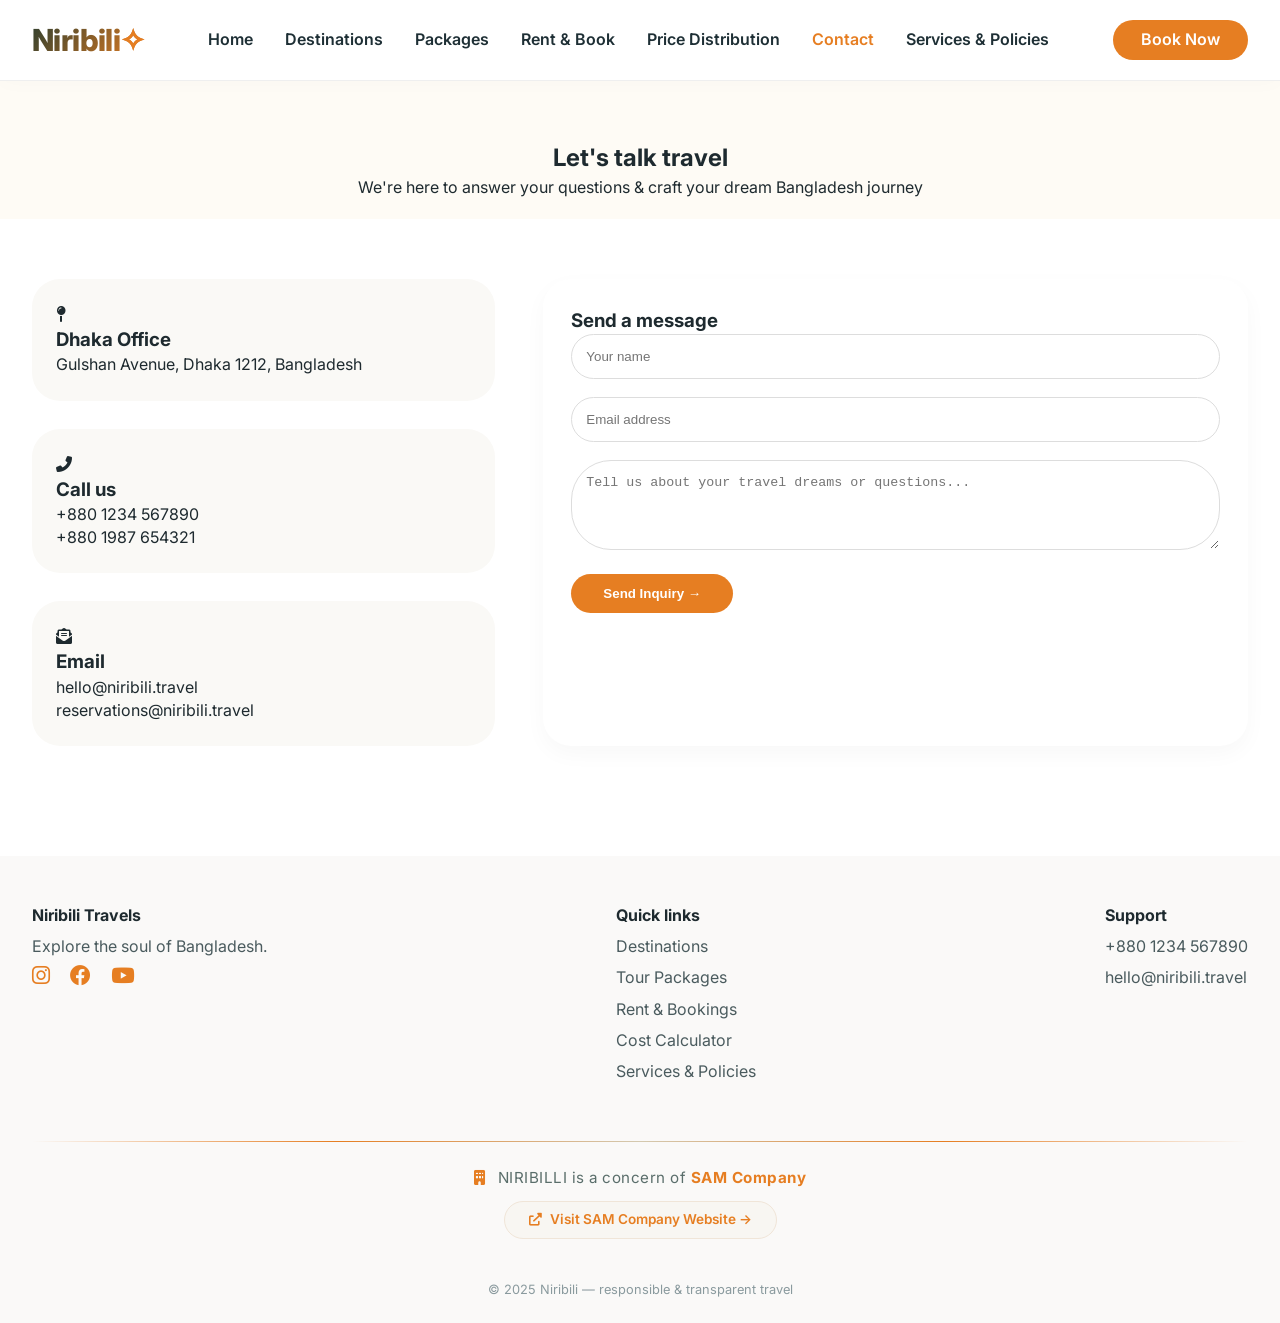
<file: web dev/contact.html>
<!-- contact.html -->
<!DOCTYPE html>
<html lang="en">
<head>
  <meta charset="UTF-8">
  <meta name="viewport" content="width=device-width, initial-scale=1.0">
  <title>Niribili | Contact Us - Bangladesh Travel Experts</title>
  <link rel="stylesheet" href="style.css">
  <link href="https://fonts.googleapis.com/css2?family=Inter:opsz,wght@300;400;500;600;700;800&display=swap" rel="stylesheet">
  <link rel="stylesheet" href="https://cdnjs.cloudflare.com/ajax/libs/font-awesome/6.0.0-beta3/css/all.min.css">
</head>
<body>
  <nav class="navbar">
    <div class="nav-container">
      <div class="logo">Niribili<span>✧</span></div>
      <ul class="nav-links">
        <li><a href="index.html">Home</a></li>
        <li><a href="destinations.html">Destinations</a></li>
        <li><a href="packages.html">Packages</a></li>
        <li><a href="rent.html">Rent & Book</a></li>
        <li><a href="cost.html">Price Distribution</a></li>
        <li><a href="contact.html" class="active">Contact</a></li>
        <li><a href="policies.html">Services & Policies</a></li>
      </ul>
      <div class="nav-actions"><a href="rent.html" class="btn-book">Book Now</a></div>
    </div>
  </nav>

  <section class="page-header">
    <h1>Let's talk travel</h1>
    <p>We're here to answer your questions & craft your dream Bangladesh journey</p>
  </section>

  <section class="contact-grid container">
    <div class="contact-details">
      <div class="contact-card"><i class="fas fa-map-pin"></i><h3>Dhaka Office</h3><p>Gulshan Avenue, Dhaka 1212, Bangladesh</p></div>
      <div class="contact-card"><i class="fas fa-phone-alt"></i><h3>Call us</h3><p>+880 1234 567890<br>+880 1987 654321</p></div>
      <div class="contact-card"><i class="fas fa-envelope-open-text"></i><h3>Email</h3><p>hello@niribili.travel<br>reservations@niribili.travel</p></div>
    </div>
    <div class="contact-form-container">
      <h3>Send a message</h3>
      <form id="contactFormSimple">
        <input type="text" id="contactName" placeholder="Your name" required>
        <input type="email" id="contactEmail" placeholder="Email address" required>
        <textarea id="contactMsg" rows="4" placeholder="Tell us about your travel dreams or questions..."></textarea>
        <button type="submit" class="btn-primary">Send Inquiry →</button>
      </form>
      <div id="contactFeedback"></div>
    </div>
  </section>

  <footer>
  <div class="footer-container">
    <div class="footer-col">
      <h4>Niribili Travels</h4>
      <p>Explore the soul of Bangladesh.</p>
      <div class="socials">
        <i class="fab fa-instagram"></i>
        <i class="fab fa-facebook"></i>
        <i class="fab fa-youtube"></i>
      </div>
    </div>
    <div class="footer-col">
      <h4>Quick links</h4>
      <a href="destinations.html">Destinations</a>
      <a href="packages.html">Tour Packages</a>
      <a href="rent.html">Rent & Bookings</a>
      <a href="cost.html">Cost Calculator</a>
      <a href="policies.html">Services & Policies</a>
    </div>
    <div class="footer-col">
      <h4>Support</h4>
      <p>+880 1234 567890</p>
      <p>hello@niribili.travel</p>
    </div>
  </div>

  <!-- COMPANY CONCERN INFORMATION -->
  <div class="company-concern">
    <div class="concern-divider"></div>
    <div class="concern-content">
      <p class="concern-text"><i class="fas fa-building"></i> NIRIBILLI is a concern of <strong>SAM Company</strong></p>
      <a href="https://www.samcompany.com" target="_blank" class="concern-link" rel="noopener noreferrer">
        <i class="fas fa-external-link-alt"></i> Visit SAM Company Website →
      </a>
    </div>
  </div>

  <div class="footer-bottom">© 2025 Niribili — responsible & transparent travel</div>
</footer>
  <script src="script.js"></script>
</body>
</html>
</file>
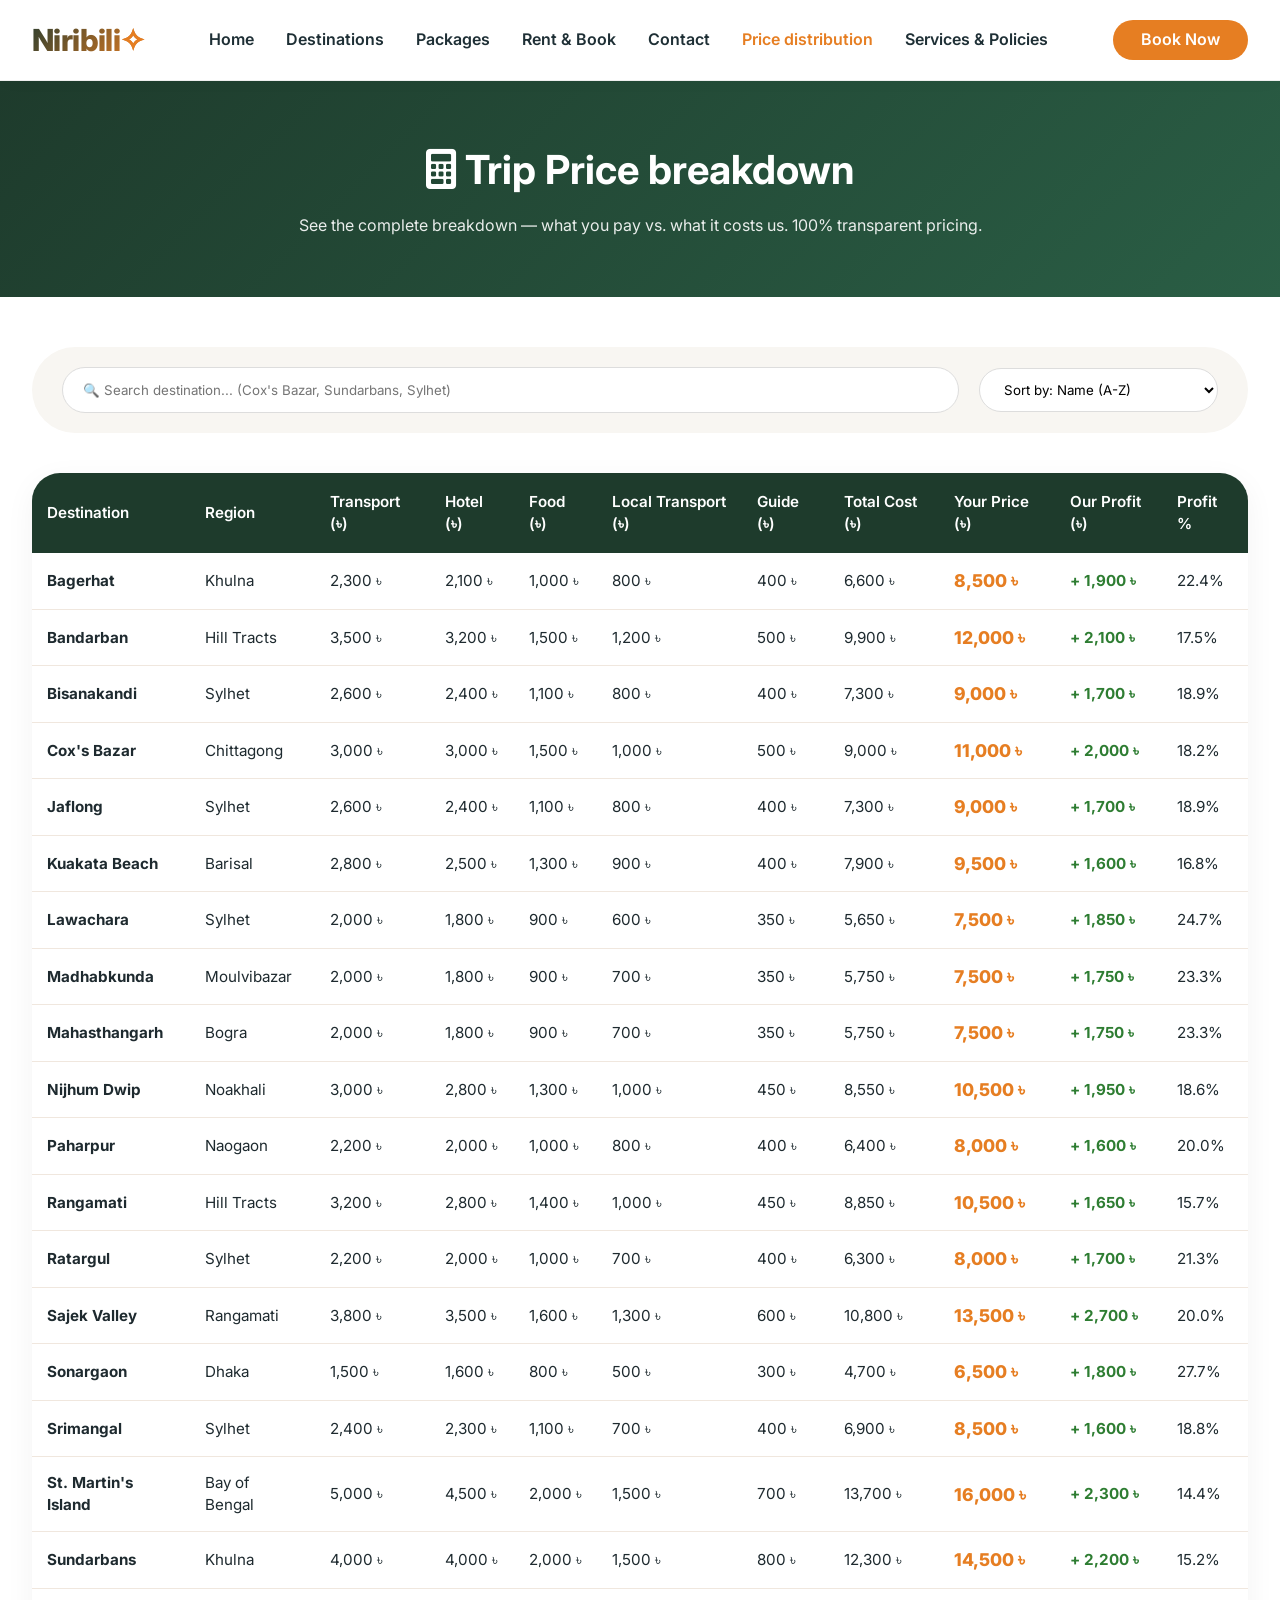
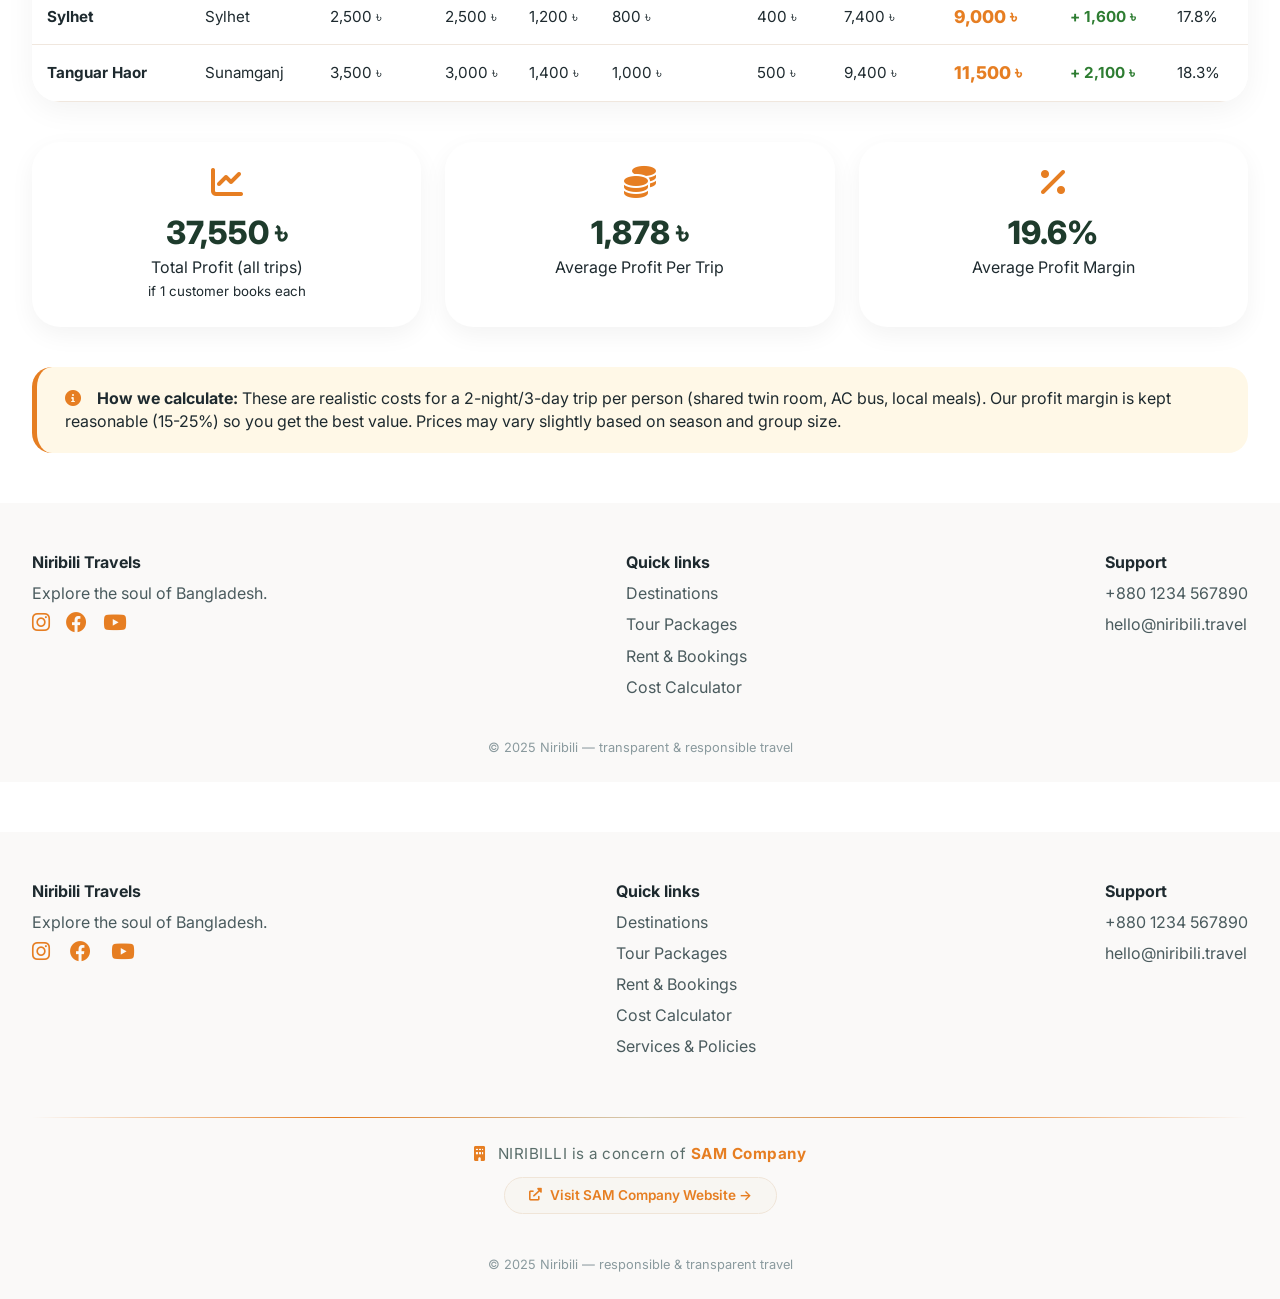
<file: web dev/cost.html>
<!-- cost.html - Trip Cost Calculator with Profit Breakdown -->
<!DOCTYPE html>
<html lang="en">
<head>
  <meta charset="UTF-8">
  <meta name="viewport" content="width=device-width, initial-scale=1.0">
  <title>Niribili | Trip Cost Calculator - Transparent Pricing</title>
  <link rel="stylesheet" href="style.css">
  <link href="https://fonts.googleapis.com/css2?family=Inter:opsz,wght@300;400;500;600;700;800&display=swap" rel="stylesheet">
  <link rel="stylesheet" href="https://cdnjs.cloudflare.com/ajax/libs/font-awesome/6.0.0-beta3/css/all.min.css">
  <style>
    /* Additional styles for cost calculator page */
    .cost-header {
      background: linear-gradient(135deg, #1e3b2c, #2a5e45);
      color: white;
      text-align: center;
      padding: 60px 20px;
    }
    .cost-header h1 {
      font-size: 2.5rem;
      margin-bottom: 15px;
    }
    .cost-header p {
      opacity: 0.9;
      max-width: 700px;
      margin: 0 auto;
    }
    .calculator-container {
      max-width: 1300px;
      margin: 50px auto;
      padding: 0 32px;
    }
    .filter-bar {
      display: flex;
      justify-content: space-between;
      align-items: center;
      flex-wrap: wrap;
      gap: 20px;
      margin-bottom: 40px;
      background: #f8f6f2;
      padding: 20px 30px;
      border-radius: 60px;
    }
    .filter-input {
      flex: 2;
      min-width: 250px;
    }
    .filter-input input {
      width: 100%;
      padding: 14px 20px;
      border-radius: 40px;
      border: 1px solid #ddd;
      font-family: inherit;
    }
    .filter-sort {
      display: flex;
      gap: 12px;
    }
    .filter-sort select {
      padding: 12px 20px;
      border-radius: 40px;
      border: 1px solid #ddd;
      background: white;
      font-family: inherit;
    }
    .cost-table-wrapper {
      overflow-x: auto;
      border-radius: 28px;
      box-shadow: 0 8px 30px rgba(0,0,0,0.05);
    }
    .cost-table {
      width: 100%;
      border-collapse: collapse;
      background: white;
      font-size: 0.95rem;
    }
    .cost-table th {
      background: #1e3b2c;
      color: white;
      padding: 18px 15px;
      text-align: left;
      font-weight: 600;
    }
    .cost-table td {
      padding: 15px;
      border-bottom: 1px solid #f0e7de;
    }
    .cost-table tr:hover {
      background: #fefcf8;
    }
    .profit-positive {
      color: #2e7d32;
      font-weight: 700;
    }
    .price-highlight {
      color: #e67e22;
      font-weight: 800;
      font-size: 1.1rem;
    }
    .summary-cards {
      display: flex;
      flex-wrap: wrap;
      gap: 24px;
      margin-top: 40px;
      justify-content: center;
    }
    .summary-card {
      background: white;
      border-radius: 28px;
      padding: 24px 32px;
      text-align: center;
      box-shadow: 0 8px 24px rgba(0,0,0,0.05);
      flex: 1;
      min-width: 200px;
    }
    .summary-card i {
      font-size: 2rem;
      color: #e67e22;
      margin-bottom: 12px;
    }
    .summary-card .number {
      font-size: 2rem;
      font-weight: 800;
      color: #1e3b2c;
    }
    .note-box {
      background: #fff8e7;
      border-left: 5px solid #e67e22;
      padding: 20px 28px;
      border-radius: 20px;
      margin-top: 40px;
    }
    .btn-nav-update {
      background: #e67e22;
      color: white;
      padding: 8px 24px;
      border-radius: 40px;
      text-decoration: none;
      font-weight: 600;
      transition: 0.2s;
    }
    .btn-nav-update:hover {
      background: #c45f16;
    }
    @media (max-width: 768px) {
      .filter-bar { flex-direction: column; align-items: stretch; border-radius: 28px; }
      .cost-table th, .cost-table td { padding: 12px 8px; font-size: 0.8rem; }
    }
  </style>
</head>
<body>
  <nav class="navbar">
    <div class="nav-container">
      <div class="logo">Niribili<span>✧</span></div>
      <ul class="nav-links">
        <li><a href="index.html">Home</a></li>
        <li><a href="destinations.html">Destinations</a></li>
        <li><a href="packages.html">Packages</a></li>
        <li><a href="rent.html">Rent & Book</a></li>
        <li><a href="contact.html">Contact</a></li>
        <li><a href="cost.html" class="active">Price distribution</a></li>
        <li><a href="policies.html">Services & Policies</a></li>
      </ul>
      <div class="nav-actions">
        <a href="rent.html" class="btn-book">Book Now</a>
      </div>
    </div>
  </nav>

  <section class="cost-header">
    <h1><i class="fas fa-calculator"></i> Trip Price breakdown</h1>
    <p>See the complete breakdown — what you pay vs. what it costs us. 100% transparent pricing.</p>
  </section>

  <div class="calculator-container">
    <div class="filter-bar">
      <div class="filter-input">
        <input type="text" id="costSearchInput" placeholder="🔍 Search destination... (Cox's Bazar, Sundarbans, Sylhet)">
      </div>
      <div class="filter-sort">
        <select id="sortBy">
          <option value="name">Sort by: Name (A-Z)</option>
          <option value="priceLow">Sort by: Price (Low to High)</option>
          <option value="priceHigh">Sort by: Price (High to Low)</option>
          <option value="profitLow">Sort by: Profit (Low to High)</option>
          <option value="profitHigh">Sort by: Profit (High to Low)</option>
        </select>
      </div>
    </div>

    <div class="cost-table-wrapper">
      <table class="cost-table" id="costTable">
        <thead>
          <tr>
            <th>Destination</th>
            <th>Region</th>
            <th>Transport (৳)</th>
            <th>Hotel (৳)</th>
            <th>Food (৳)</th>
            <th>Local Transport (৳)</th>
            <th>Guide (৳)</th>
            <th>Total Cost (৳)</th>
            <th>Your Price (৳)</th>
            <th>Our Profit (৳)</th>
            <th>Profit %</th>
          </tr>
        </thead>
        <tbody id="costTableBody">
          <!-- Dynamic rows will be injected -->
        </tbody>
      </table>
    </div>

    <div class="summary-cards">
      <div class="summary-card">
        <i class="fas fa-chart-line"></i>
        <div class="number" id="totalProfit">0</div>
        <p>Total Profit (all trips)</p>
        <small>if 1 customer books each</small>
      </div>
      <div class="summary-card">
        <i class="fas fa-coins"></i>
        <div class="number" id="avgProfit">0</div>
        <p>Average Profit Per Trip</p>
      </div>
      <div class="summary-card">
        <i class="fas fa-percent"></i>
        <div class="number" id="avgMargin">0</div>
        <p>Average Profit Margin</p>
      </div>
    </div>

    <div class="note-box">
      <i class="fas fa-info-circle" style="color:#e67e22; margin-right:12px;"></i>
      <strong>How we calculate:</strong> These are realistic costs for a 2-night/3-day trip per person (shared twin room, AC bus, local meals). Our profit margin is kept reasonable (15-25%) so you get the best value. Prices may vary slightly based on season and group size.
    </div>
  </div>

  <footer>
    <div class="footer-container">
      <div class="footer-col"><h4>Niribili Travels</h4><p>Explore the soul of Bangladesh.</p><div class="socials"><i class="fab fa-instagram"></i><i class="fab fa-facebook"></i><i class="fab fa-youtube"></i></div></div>
      <div class="footer-col"><h4>Quick links</h4><a href="destinations.html">Destinations</a><a href="packages.html">Tour Packages</a><a href="rent.html">Rent & Bookings</a><a href="cost.html">Cost Calculator</a></div>
      <div class="footer-col"><h4>Support</h4><p>+880 1234 567890</p><p>hello@niribili.travel</p></div>
    </div>
    <div class="footer-bottom">© 2025 Niribili — transparent & responsible travel</div>
  </footer>
  <script src="script.js"></script>
  <script>
    // Cost data with logical breakdowns (BDT per person for 2N/3D trip)
    const costData = [
      { name: "Cox's Bazar", region: "Chittagong", transport: 3000, hotel: 3000, food: 1500, local: 1000, guide: 500, price: 11000 },
      { name: "Sundarbans", region: "Khulna", transport: 4000, hotel: 4000, food: 2000, local: 1500, guide: 800, price: 14500 },
      { name: "Sylhet", region: "Sylhet", transport: 2500, hotel: 2500, food: 1200, local: 800, guide: 400, price: 9000 },
      { name: "Bandarban", region: "Hill Tracts", transport: 3500, hotel: 3200, food: 1500, local: 1200, guide: 500, price: 12000 },
      { name: "Sajek Valley", region: "Rangamati", transport: 3800, hotel: 3500, food: 1600, local: 1300, guide: 600, price: 13500 },
      { name: "Rangamati", region: "Hill Tracts", transport: 3200, hotel: 2800, food: 1400, local: 1000, guide: 450, price: 10500 },
      { name: "St. Martin's Island", region: "Bay of Bengal", transport: 5000, hotel: 4500, food: 2000, local: 1500, guide: 700, price: 16000 },
      { name: "Kuakata Beach", region: "Barisal", transport: 2800, hotel: 2500, food: 1300, local: 900, guide: 400, price: 9500 },
      { name: "Srimangal", region: "Sylhet", transport: 2400, hotel: 2300, food: 1100, local: 700, guide: 400, price: 8500 },
      { name: "Paharpur", region: "Naogaon", transport: 2200, hotel: 2000, food: 1000, local: 800, guide: 400, price: 8000 },
      { name: "Mahasthangarh", region: "Bogra", transport: 2000, hotel: 1800, food: 900, local: 700, guide: 350, price: 7500 },
      { name: "Sonargaon", region: "Dhaka", transport: 1500, hotel: 1600, food: 800, local: 500, guide: 300, price: 6500 },
      { name: "Bagerhat", region: "Khulna", transport: 2300, hotel: 2100, food: 1000, local: 800, guide: 400, price: 8500 },
      { name: "Jaflong", region: "Sylhet", transport: 2600, hotel: 2400, food: 1100, local: 800, guide: 400, price: 9000 },
      { name: "Ratargul", region: "Sylhet", transport: 2200, hotel: 2000, food: 1000, local: 700, guide: 400, price: 8000 },
      { name: "Nijhum Dwip", region: "Noakhali", transport: 3000, hotel: 2800, food: 1300, local: 1000, guide: 450, price: 10500 },
      { name: "Lawachara", region: "Sylhet", transport: 2000, hotel: 1800, food: 900, local: 600, guide: 350, price: 7500 },
      { name: "Tanguar Haor", region: "Sunamganj", transport: 3500, hotel: 3000, food: 1400, local: 1000, guide: 500, price: 11500 },
      { name: "Bisanakandi", region: "Sylhet", transport: 2600, hotel: 2400, food: 1100, local: 800, guide: 400, price: 9000 },
      { name: "Madhabkunda", region: "Moulvibazar", transport: 2000, hotel: 1800, food: 900, local: 700, guide: 350, price: 7500 }
    ];

    // Calculate total cost and profit for each
    const enrichedData = costData.map(d => {
      const totalCost = d.transport + d.hotel + d.food + d.local + d.guide;
      const profit = d.price - totalCost;
      const profitPercent = ((profit / d.price) * 100).toFixed(1);
      return { ...d, totalCost, profit, profitPercent };
    });

    let currentFiltered = [...enrichedData];

    function renderCostTable() {
      const tbody = document.getElementById('costTableBody');
      if (!tbody) return;
      
      tbody.innerHTML = currentFiltered.map(d => `
        <tr>
          <td><strong>${d.name}</strong></td>
          <td>${d.region}</td>
          <td>${d.transport.toLocaleString()} ৳</td>
          <td>${d.hotel.toLocaleString()} ৳</td>
          <td>${d.food.toLocaleString()} ৳</td>
          <td>${d.local.toLocaleString()} ৳</td>
          <td>${d.guide.toLocaleString()} ৳</td>
          <td>${d.totalCost.toLocaleString()} ৳</td>
          <td class="price-highlight">${d.price.toLocaleString()} ৳</td>
          <td class="profit-positive">+ ${d.profit.toLocaleString()} ৳</td>
          <td>${d.profitPercent}%</td>
        </tr>
      `).join('');

      // Update summary cards
      const totalProfit = currentFiltered.reduce((sum, d) => sum + d.profit, 0);
      const avgProfit = currentFiltered.length > 0 ? Math.round(totalProfit / currentFiltered.length) : 0;
      const avgMargin = currentFiltered.length > 0 ? (currentFiltered.reduce((sum, d) => sum + parseFloat(d.profitPercent), 0) / currentFiltered.length).toFixed(1) : 0;
      
      document.getElementById('totalProfit').innerText = totalProfit.toLocaleString() + ' ৳';
      document.getElementById('avgProfit').innerText = avgProfit.toLocaleString() + ' ৳';
      document.getElementById('avgMargin').innerText = avgMargin + '%';
    }

    function filterAndSort() {
      const searchTerm = document.getElementById('costSearchInput')?.value.toLowerCase() || '';
      const sortBy = document.getElementById('sortBy')?.value || 'name';
      
      let filtered = enrichedData.filter(d => 
        d.name.toLowerCase().includes(searchTerm) || 
        d.region.toLowerCase().includes(searchTerm)
      );
      
      if (sortBy === 'name') filtered.sort((a,b) => a.name.localeCompare(b.name));
      else if (sortBy === 'priceLow') filtered.sort((a,b) => a.price - b.price);
      else if (sortBy === 'priceHigh') filtered.sort((a,b) => b.price - a.price);
      else if (sortBy === 'profitLow') filtered.sort((a,b) => a.profit - b.profit);
      else if (sortBy === 'profitHigh') filtered.sort((a,b) => b.profit - a.profit);
      
      currentFiltered = filtered;
      renderCostTable();
    }

    // Event listeners
    const searchInput = document.getElementById('costSearchInput');
    const sortSelect = document.getElementById('sortBy');
    if (searchInput) searchInput.addEventListener('input', filterAndSort);
    if (sortSelect) sortSelect.addEventListener('change', filterAndSort);
    
    // Initial render
    filterAndSort();
  </script>
  <footer>
  <div class="footer-container">
    <div class="footer-col">
      <h4>Niribili Travels</h4>
      <p>Explore the soul of Bangladesh.</p>
      <div class="socials">
        <i class="fab fa-instagram"></i>
        <i class="fab fa-facebook"></i>
        <i class="fab fa-youtube"></i>
      </div>
    </div>
    <div class="footer-col">
      <h4>Quick links</h4>
      <a href="destinations.html">Destinations</a>
      <a href="packages.html">Tour Packages</a>
      <a href="rent.html">Rent & Bookings</a>
      <a href="cost.html">Cost Calculator</a>
      <a href="policies.html">Services & Policies</a>
    </div>
    <div class="footer-col">
      <h4>Support</h4>
      <p>+880 1234 567890</p>
      <p>hello@niribili.travel</p>
    </div>
  </div>

  <!-- COMPANY CONCERN INFORMATION -->
  <div class="company-concern">
    <div class="concern-divider"></div>
    <div class="concern-content">
      <p class="concern-text"><i class="fas fa-building"></i> NIRIBILLI is a concern of <strong>SAM Company</strong></p>
      <a href="https://www.samcompany.com" target="_blank" class="concern-link" rel="noopener noreferrer">
        <i class="fas fa-external-link-alt"></i> Visit SAM Company Website →
      </a>
    </div>
  </div>

  <div class="footer-bottom">© 2025 Niribili — responsible & transparent travel</div>
</footer>
</body>
</html>
</file>
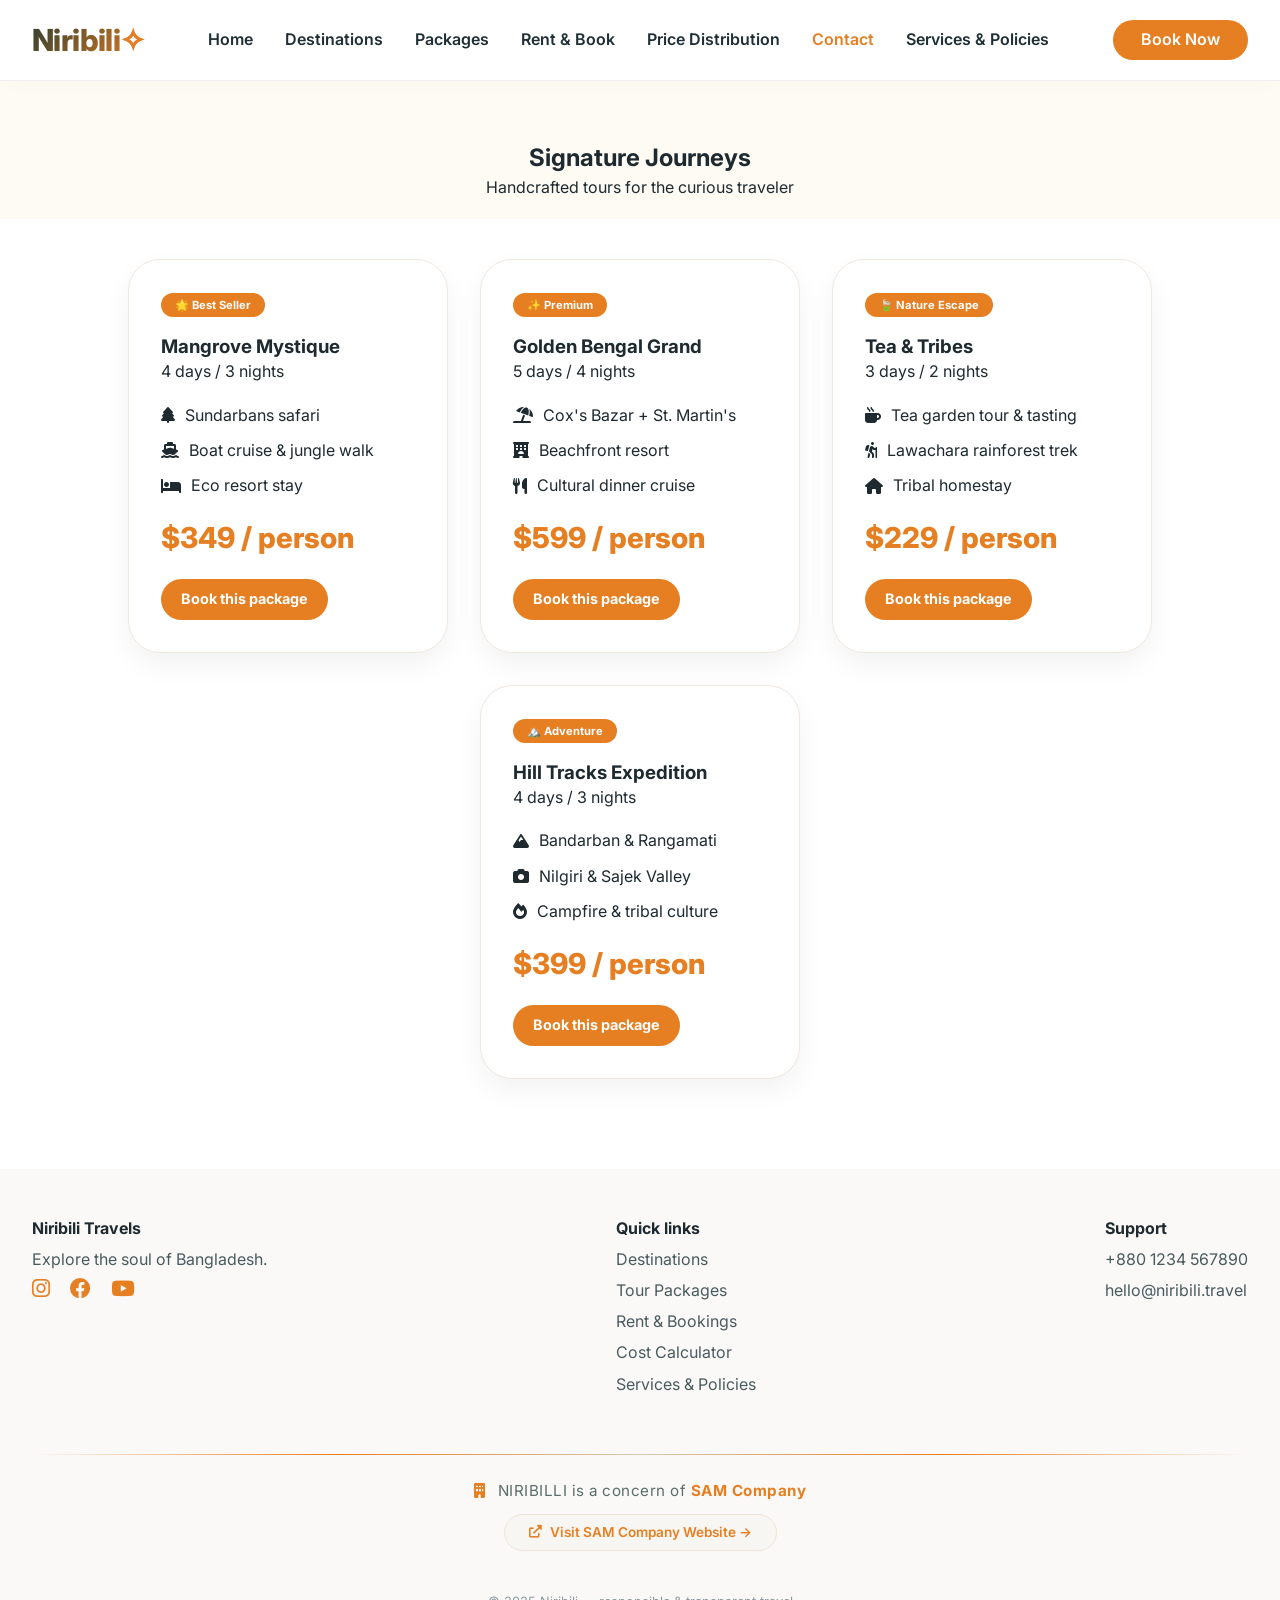
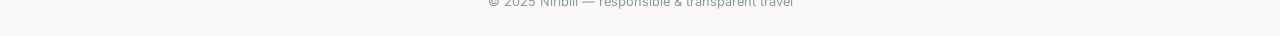
<file: web dev/packages.html>
<!-- packages.html -->
<!DOCTYPE html>
<html lang="en">
<head>
  <meta charset="UTF-8">
  <meta name="viewport" content="width=device-width, initial-scale=1.0">
  <title>Niribili | Tour Packages - Bangladesh</title>
  <link rel="stylesheet" href="style.css">
  <link href="https://fonts.googleapis.com/css2?family=Inter:opsz,wght@300;400;500;600;700;800&display=swap" rel="stylesheet">
  <link rel="stylesheet" href="https://cdnjs.cloudflare.com/ajax/libs/font-awesome/6.0.0-beta3/css/all.min.css">
</head>
<body>
  <nav class="navbar">
    <div class="nav-container">
      <div class="logo">Niribili<span>✧</span></div>
      <ul class="nav-links">
        <li><a href="index.html">Home</a></li>
        <li><a href="destinations.html">Destinations</a></li>
        <li><a href="packages.html">Packages</a></li>
        <li><a href="rent.html">Rent & Book</a></li>
        <li><a href="cost.html">Price Distribution</a></li>
        <li><a href="contact.html" class="active">Contact</a></li>
        <li><a href="policies.html">Services & Policies</a></li>
      </ul>
      <div class="nav-actions"><a href="rent.html" class="btn-book">Book Now</a></div>
    </div>
  </nav>

  <section class="page-header">
    <h1>Signature Journeys</h1>
    <p>Handcrafted tours for the curious traveler</p>
  </section>

  <section class="packages-section container">
    <div class="package-card">
      <div class="package-badge">🌟 Best Seller</div>
      <h3>Mangrove Mystique</h3>
      <p class="days">4 days / 3 nights</p>
      <ul>
        <li><i class="fas fa-tree"></i> Sundarbans safari</li>
        <li><i class="fas fa-ship"></i> Boat cruise & jungle walk</li>
        <li><i class="fas fa-bed"></i> Eco resort stay</li>
      </ul>
      <div class="package-price">$349 <span>/ person</span></div>
      <a href="rent.html" class="btn-primary small-btn">Book this package</a>
    </div>
    <div class="package-card">
      <div class="package-badge">✨ Premium</div>
      <h3>Golden Bengal Grand</h3>
      <p class="days">5 days / 4 nights</p>
      <ul>
        <li><i class="fas fa-umbrella-beach"></i> Cox's Bazar + St. Martin's</li>
        <li><i class="fas fa-hotel"></i> Beachfront resort</li>
        <li><i class="fas fa-utensils"></i> Cultural dinner cruise</li>
      </ul>
      <div class="package-price">$599 <span>/ person</span></div>
      <a href="rent.html" class="btn-primary small-btn">Book this package</a>
    </div>
    <div class="package-card">
      <div class="package-badge">🍃 Nature Escape</div>
      <h3>Tea & Tribes</h3>
      <p class="days">3 days / 2 nights</p>
      <ul>
        <li><i class="fas fa-mug-hot"></i> Tea garden tour & tasting</li>
        <li><i class="fas fa-hiking"></i> Lawachara rainforest trek</li>
        <li><i class="fas fa-home"></i> Tribal homestay</li>
      </ul>
      <div class="package-price">$229 <span>/ person</span></div>
      <a href="rent.html" class="btn-primary small-btn">Book this package</a>
    </div>
    <div class="package-card">
      <div class="package-badge">🏔️ Adventure</div>
      <h3>Hill Tracks Expedition</h3>
      <p class="days">4 days / 3 nights</p>
      <ul>
        <li><i class="fas fa-mountain"></i> Bandarban & Rangamati</li>
        <li><i class="fas fa-camera"></i> Nilgiri & Sajek Valley</li>
        <li><i class="fas fa-fire"></i> Campfire & tribal culture</li>
      </ul>
      <div class="package-price">$399 <span>/ person</span></div>
      <a href="rent.html" class="btn-primary small-btn">Book this package</a>
    </div>
  </section>

  <footer>
  <div class="footer-container">
    <div class="footer-col">
      <h4>Niribili Travels</h4>
      <p>Explore the soul of Bangladesh.</p>
      <div class="socials">
        <i class="fab fa-instagram"></i>
        <i class="fab fa-facebook"></i>
        <i class="fab fa-youtube"></i>
      </div>
    </div>
    <div class="footer-col">
      <h4>Quick links</h4>
      <a href="destinations.html">Destinations</a>
      <a href="packages.html">Tour Packages</a>
      <a href="rent.html">Rent & Bookings</a>
      <a href="cost.html">Cost Calculator</a>
      <a href="policies.html">Services & Policies</a>
    </div>
    <div class="footer-col">
      <h4>Support</h4>
      <p>+880 1234 567890</p>
      <p>hello@niribili.travel</p>
    </div>
  </div>

  <!-- COMPANY CONCERN INFORMATION -->
  <div class="company-concern">
    <div class="concern-divider"></div>
    <div class="concern-content">
      <p class="concern-text"><i class="fas fa-building"></i> NIRIBILLI is a concern of <strong>SAM Company</strong></p>
      <a href="https://www.samcompany.com" target="_blank" class="concern-link" rel="noopener noreferrer">
        <i class="fas fa-external-link-alt"></i> Visit SAM Company Website →
      </a>
    </div>
  </div>

  <div class="footer-bottom">© 2025 Niribili — responsible & transparent travel</div>
</footer>
  <script src="script.js"></script>
</body>
</html>
</file>
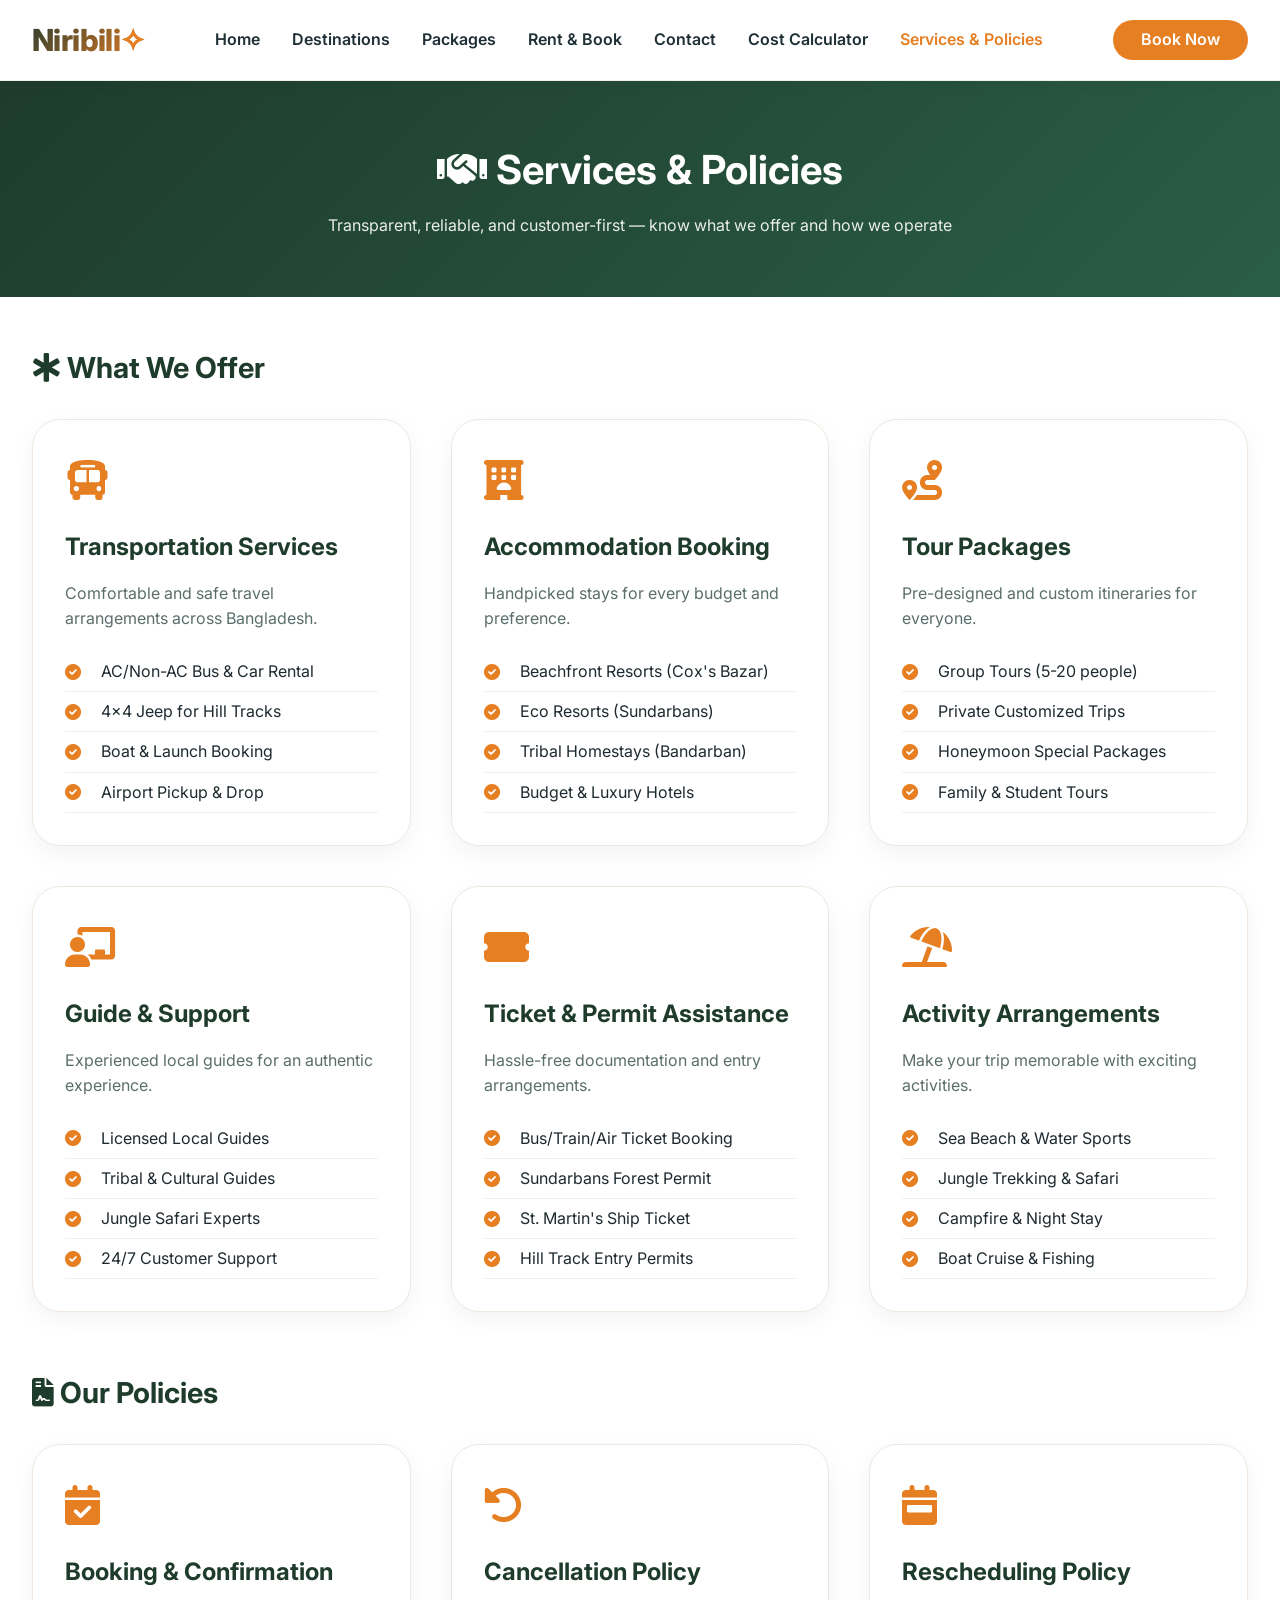
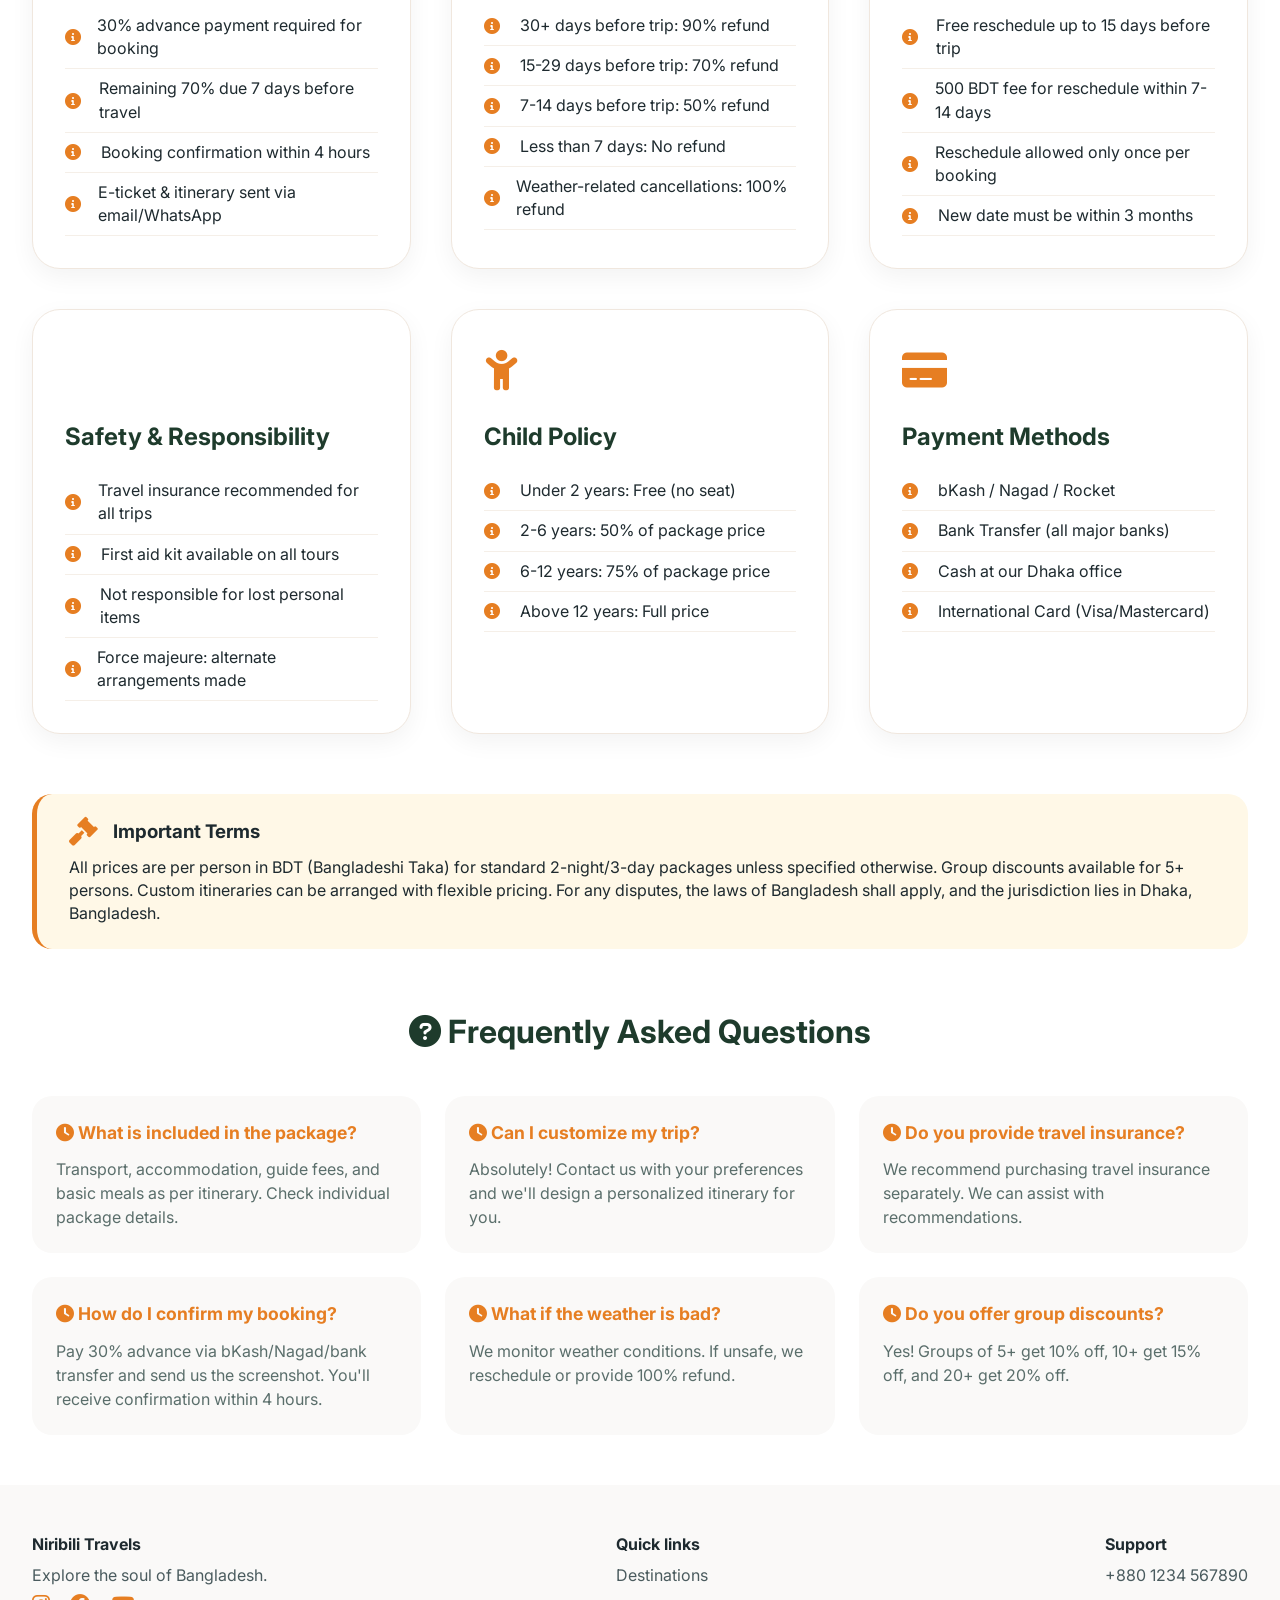
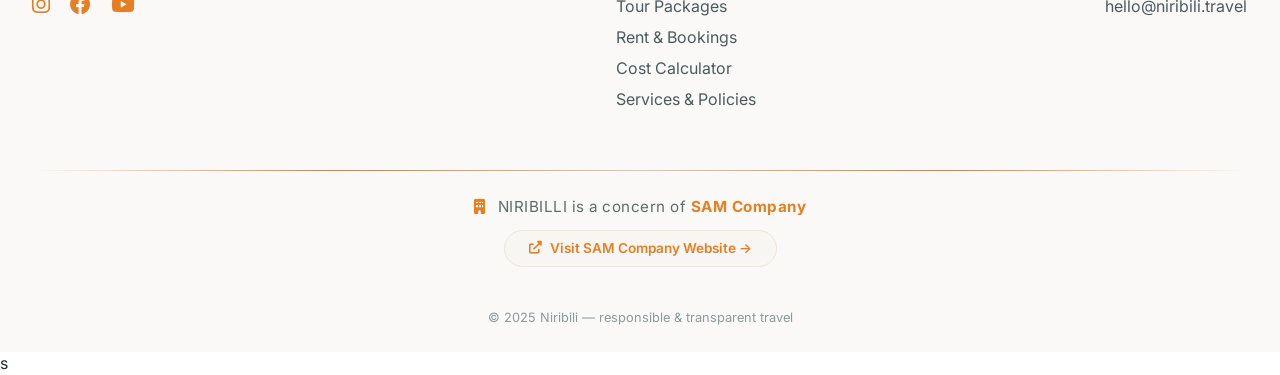
<file: web dev/policies.html>
<!-- policies.html - Services & Policies Page -->
<!DOCTYPE html>
<html lang="en">
<head>
  <meta charset="UTF-8">
  <meta name="viewport" content="width=device-width, initial-scale=1.0">
  <title>Niribili | Services & Policies - Bangladesh Tourism</title>
  <link rel="stylesheet" href="style.css">
  <link href="https://fonts.googleapis.com/css2?family=Inter:opsz,wght@300;400;500;600;700;800&display=swap" rel="stylesheet">
  <link rel="stylesheet" href="https://cdnjs.cloudflare.com/ajax/libs/font-awesome/6.0.0-beta3/css/all.min.css">
  <style>
    /* Additional styles for services & policies page */
    .policies-header {
      background: linear-gradient(135deg, #1e3b2c, #2a5e45);
      color: white;
      text-align: center;
      padding: 60px 20px;
    }
    .policies-header h1 {
      font-size: 2.5rem;
      margin-bottom: 15px;
    }
    .policies-header p {
      opacity: 0.9;
      max-width: 700px;
      margin: 0 auto;
    }
    .services-policies-container {
      max-width: 1280px;
      margin: 50px auto;
      padding: 0 32px;
    }
    .section-grid {
      display: grid;
      grid-template-columns: repeat(auto-fit, minmax(350px, 1fr));
      gap: 40px;
      margin-bottom: 60px;
    }
    .service-card, .policy-card {
      background: white;
      border-radius: 28px;
      padding: 32px;
      box-shadow: 0 8px 24px rgba(0,0,0,0.05);
      transition: transform 0.2s, box-shadow 0.2s;
      border: 1px solid #f0e7de;
    }
    .service-card:hover, .policy-card:hover {
      transform: translateY(-5px);
      box-shadow: 0 16px 32px rgba(0,0,0,0.1);
    }
    .service-icon, .policy-icon {
      font-size: 2.5rem;
      color: #e67e22;
      margin-bottom: 20px;
    }
    .service-card h3, .policy-card h3 {
      font-size: 1.5rem;
      margin-bottom: 16px;
      color: #1e3b2c;
    }
    .service-card p, .policy-card p {
      color: #5a6e6b;
      line-height: 1.6;
      margin-bottom: 20px;
    }
    .service-list, .policy-list {
      list-style: none;
      padding-left: 0;
    }
    .service-list li, .policy-list li {
      padding: 8px 0;
      display: flex;
      align-items: center;
      gap: 12px;
      border-bottom: 1px solid #f5efe8;
    }
    .service-list li i, .policy-list li i {
      color: #e67e22;
      width: 24px;
    }
    .badge-new {
      background: #e67e22;
      color: white;
      font-size: 0.7rem;
      padding: 2px 10px;
      border-radius: 20px;
      margin-left: 10px;
    }
    .policy-note {
      background: #fff8e7;
      border-left: 5px solid #e67e22;
      padding: 24px 32px;
      border-radius: 20px;
      margin-top: 40px;
    }
    .faq-section {
      margin-top: 60px;
    }
    .faq-title {
      text-align: center;
      font-size: 2rem;
      margin-bottom: 40px;
      color: #1e3b2c;
    }
    .faq-grid {
      display: grid;
      grid-template-columns: repeat(auto-fit, minmax(350px, 1fr));
      gap: 24px;
    }
    .faq-item {
      background: #faf9f8;
      border-radius: 20px;
      padding: 24px;
    }
    .faq-item h4 {
      color: #e67e22;
      margin-bottom: 12px;
      font-size: 1.1rem;
    }
    .faq-item p {
      color: #5a6e6b;
      line-height: 1.5;
    }
    @media (max-width: 768px) {
      .services-policies-container { padding: 0 20px; }
      .section-grid { grid-template-columns: 1fr; }
    }
  </style>
</head>
<body>
  <nav class="navbar">
    <div class="nav-container">
      <div class="logo">Niribili<span>✧</span></div>
      <ul class="nav-links">
        <li><a href="index.html">Home</a></li>
        <li><a href="destinations.html">Destinations</a></li>
        <li><a href="packages.html">Packages</a></li>
        <li><a href="rent.html">Rent & Book</a></li>
        <li><a href="contact.html">Contact</a></li>
        <li><a href="cost.html">Cost Calculator</a></li>
        <li><a href="policies.html" class="active">Services & Policies</a></li>
      </ul>
      <div class="nav-actions">
        <a href="rent.html" class="btn-book">Book Now</a>
      </div>
    </div>
  </nav>

  <section class="policies-header">
    <h1><i class="fas fa-handshake"></i> Services & Policies</h1>
    <p>Transparent, reliable, and customer-first — know what we offer and how we operate</p>
  </section>

  <div class="services-policies-container">
    
    <!-- SERVICES SECTION -->
    <h2 style="font-size: 1.8rem; margin-bottom: 30px; color: #1e3b2c;"><i class="fas fa-star-of-life"></i> What We Offer</h2>
    <div class="section-grid">
      <div class="service-card">
        <div class="service-icon"><i class="fas fa-bus"></i></div>
        <h3>Transportation Services</h3>
        <p>Comfortable and safe travel arrangements across Bangladesh.</p>
        <ul class="service-list">
          <li><i class="fas fa-check-circle"></i> AC/Non-AC Bus & Car Rental</li>
          <li><i class="fas fa-check-circle"></i> 4x4 Jeep for Hill Tracks</li>
          <li><i class="fas fa-check-circle"></i> Boat & Launch Booking</li>
          <li><i class="fas fa-check-circle"></i> Airport Pickup & Drop</li>
        </ul>
      </div>

      <div class="service-card">
        <div class="service-icon"><i class="fas fa-hotel"></i></div>
        <h3>Accommodation Booking</h3>
        <p>Handpicked stays for every budget and preference.</p>
        <ul class="service-list">
          <li><i class="fas fa-check-circle"></i> Beachfront Resorts (Cox's Bazar)</li>
          <li><i class="fas fa-check-circle"></i> Eco Resorts (Sundarbans)</li>
          <li><i class="fas fa-check-circle"></i> Tribal Homestays (Bandarban)</li>
          <li><i class="fas fa-check-circle"></i> Budget & Luxury Hotels</li>
        </ul>
      </div>

      <div class="service-card">
        <div class="service-icon"><i class="fas fa-route"></i></div>
        <h3>Tour Packages</h3>
        <p>Pre-designed and custom itineraries for everyone.</p>
        <ul class="service-list">
          <li><i class="fas fa-check-circle"></i> Group Tours (5-20 people)</li>
          <li><i class="fas fa-check-circle"></i> Private Customized Trips</li>
          <li><i class="fas fa-check-circle"></i> Honeymoon Special Packages</li>
          <li><i class="fas fa-check-circle"></i> Family & Student Tours</li>
        </ul>
      </div>

      <div class="service-card">
        <div class="service-icon"><i class="fas fa-chalkboard-user"></i></div>
        <h3>Guide & Support</h3>
        <p>Experienced local guides for an authentic experience.</p>
        <ul class="service-list">
          <li><i class="fas fa-check-circle"></i> Licensed Local Guides</li>
          <li><i class="fas fa-check-circle"></i> Tribal & Cultural Guides</li>
          <li><i class="fas fa-check-circle"></i> Jungle Safari Experts</li>
          <li><i class="fas fa-check-circle"></i> 24/7 Customer Support</li>
        </ul>
      </div>

      <div class="service-card">
        <div class="service-icon"><i class="fas fa-ticket-alt"></i></div>
        <h3>Ticket & Permit Assistance</h3>
        <p>Hassle-free documentation and entry arrangements.</p>
        <ul class="service-list">
          <li><i class="fas fa-check-circle"></i> Bus/Train/Air Ticket Booking</li>
          <li><i class="fas fa-check-circle"></i> Sundarbans Forest Permit</li>
          <li><i class="fas fa-check-circle"></i> St. Martin's Ship Ticket</li>
          <li><i class="fas fa-check-circle"></i> Hill Track Entry Permits</li>
        </ul>
      </div>

      <div class="service-card">
        <div class="service-icon"><i class="fas fa-umbrella-beach"></i></div>
        <h3>Activity Arrangements</h3>
        <p>Make your trip memorable with exciting activities.</p>
        <ul class="service-list">
          <li><i class="fas fa-check-circle"></i> Sea Beach & Water Sports</li>
          <li><i class="fas fa-check-circle"></i> Jungle Trekking & Safari</li>
          <li><i class="fas fa-check-circle"></i> Campfire & Night Stay</li>
          <li><i class="fas fa-check-circle"></i> Boat Cruise & Fishing</li>
        </ul>
      </div>
    </div>

    <!-- POLICIES SECTION -->
    <h2 style="font-size: 1.8rem; margin: 50px 0 30px; color: #1e3b2c;"><i class="fas fa-file-contract"></i> Our Policies</h2>
    <div class="section-grid">
      <div class="policy-card">
        <div class="policy-icon"><i class="fas fa-calendar-check"></i></div>
        <h3>Booking & Confirmation</h3>
        <ul class="policy-list">
          <li><i class="fas fa-circle-info"></i> 30% advance payment required for booking</li>
          <li><i class="fas fa-circle-info"></i> Remaining 70% due 7 days before travel</li>
          <li><i class="fas fa-circle-info"></i> Booking confirmation within 4 hours</li>
          <li><i class="fas fa-circle-info"></i> E-ticket & itinerary sent via email/WhatsApp</li>
        </ul>
      </div>

      <div class="policy-card">
        <div class="policy-icon"><i class="fas fa-rotate-left"></i></div>
        <h3>Cancellation Policy</h3>
        <ul class="policy-list">
          <li><i class="fas fa-circle-info"></i> 30+ days before trip: 90% refund</li>
          <li><i class="fas fa-circle-info"></i> 15-29 days before trip: 70% refund</li>
          <li><i class="fas fa-circle-info"></i> 7-14 days before trip: 50% refund</li>
          <li><i class="fas fa-circle-info"></i> Less than 7 days: No refund</li>
          <li><i class="fas fa-circle-info"></i> Weather-related cancellations: 100% refund</li>
        </ul>
      </div>

      <div class="policy-card">
        <div class="policy-icon"><i class="fas fa-calendar-week"></i></div>
        <h3>Rescheduling Policy</h3>
        <ul class="policy-list">
          <li><i class="fas fa-circle-info"></i> Free reschedule up to 15 days before trip</li>
          <li><i class="fas fa-circle-info"></i> 500 BDT fee for reschedule within 7-14 days</li>
          <li><i class="fas fa-circle-info"></i> Reschedule allowed only once per booking</li>
          <li><i class="fas fa-circle-info"></i> New date must be within 3 months</li>
        </ul>
      </div>

      <div class="policy-card">
        <div class="policy-icon"><i class="fas fa-shield-heart"></i></div>
        <h3>Safety & Responsibility</h3>
        <ul class="policy-list">
          <li><i class="fas fa-circle-info"></i> Travel insurance recommended for all trips</li>
          <li><i class="fas fa-circle-info"></i> First aid kit available on all tours</li>
          <li><i class="fas fa-circle-info"></i> Not responsible for lost personal items</li>
          <li><i class="fas fa-circle-info"></i> Force majeure: alternate arrangements made</li>
        </ul>
      </div>

      <div class="policy-card">
        <div class="policy-icon"><i class="fas fa-child"></i></div>
        <h3>Child Policy</h3>
        <ul class="policy-list">
          <li><i class="fas fa-circle-info"></i> Under 2 years: Free (no seat)</li>
          <li><i class="fas fa-circle-info"></i> 2-6 years: 50% of package price</li>
          <li><i class="fas fa-circle-info"></i> 6-12 years: 75% of package price</li>
          <li><i class="fas fa-circle-info"></i> Above 12 years: Full price</li>
        </ul>
      </div>

      <div class="policy-card">
        <div class="policy-icon"><i class="fas fa-credit-card"></i></div>
        <h3>Payment Methods</h3>
        <ul class="policy-list">
          <li><i class="fas fa-circle-info"></i> bKash / Nagad / Rocket</li>
          <li><i class="fas fa-circle-info"></i> Bank Transfer (all major banks)</li>
          <li><i class="fas fa-circle-info"></i> Cash at our Dhaka office</li>
          <li><i class="fas fa-circle-info"></i> International Card (Visa/Mastercard)</li>
        </ul>
      </div>
    </div>

    <!-- IMPORTANT NOTE -->
    <div class="policy-note">
      <i class="fas fa-gavel" style="font-size: 1.8rem; color: #e67e22; margin-right: 15px; float: left;"></i>
      <h3 style="margin-bottom: 10px;">Important Terms</h3>
      <p>All prices are per person in BDT (Bangladeshi Taka) for standard 2-night/3-day packages unless specified otherwise. Group discounts available for 5+ persons. Custom itineraries can be arranged with flexible pricing. For any disputes, the laws of Bangladesh shall apply, and the jurisdiction lies in Dhaka, Bangladesh.</p>
    </div>

    <!-- FAQ SECTION -->
    <div class="faq-section">
      <h2 class="faq-title"><i class="fas fa-question-circle"></i> Frequently Asked Questions</h2>
      <div class="faq-grid">
        <div class="faq-item">
          <h4><i class="fas fa-clock"></i> What is included in the package?</h4>
          <p>Transport, accommodation, guide fees, and basic meals as per itinerary. Check individual package details.</p>
        </div>
        <div class="faq-item">
          <h4><i class="fas fa-clock"></i> Can I customize my trip?</h4>
          <p>Absolutely! Contact us with your preferences and we'll design a personalized itinerary for you.</p>
        </div>
        <div class="faq-item">
          <h4><i class="fas fa-clock"></i> Do you provide travel insurance?</h4>
          <p>We recommend purchasing travel insurance separately. We can assist with recommendations.</p>
        </div>
        <div class="faq-item">
          <h4><i class="fas fa-clock"></i> How do I confirm my booking?</h4>
          <p>Pay 30% advance via bKash/Nagad/bank transfer and send us the screenshot. You'll receive confirmation within 4 hours.</p>
        </div>
        <div class="faq-item">
          <h4><i class="fas fa-clock"></i> What if the weather is bad?</h4>
          <p>We monitor weather conditions. If unsafe, we reschedule or provide 100% refund.</p>
        </div>
        <div class="faq-item">
          <h4><i class="fas fa-clock"></i> Do you offer group discounts?</h4>
          <p>Yes! Groups of 5+ get 10% off, 10+ get 15% off, and 20+ get 20% off.</p>
        </div>
      </div>
    </div>

  </div>

  <footer>
  <div class="footer-container">
    <div class="footer-col">
      <h4>Niribili Travels</h4>
      <p>Explore the soul of Bangladesh.</p>
      <div class="socials">
        <i class="fab fa-instagram"></i>
        <i class="fab fa-facebook"></i>
        <i class="fab fa-youtube"></i>
      </div>
    </div>
    <div class="footer-col">
      <h4>Quick links</h4>
      <a href="destinations.html">Destinations</a>
      <a href="packages.html">Tour Packages</a>
      <a href="rent.html">Rent & Bookings</a>
      <a href="cost.html">Cost Calculator</a>
      <a href="policies.html">Services & Policies</a>
    </div>
    <div class="footer-col">
      <h4>Support</h4>
      <p>+880 1234 567890</p>
      <p>hello@niribili.travel</p>
    </div>
  </div>

  <!-- COMPANY CONCERN INFORMATION -->
  <div class="company-concern">
    <div class="concern-divider"></div>
    <div class="concern-content">
      <p class="concern-text"><i class="fas fa-building"></i> NIRIBILLI is a concern of <strong>SAM Company</strong></p>
      <a href="https://www.samcompany.com" target="_blank" class="concern-link" rel="noopener noreferrer">
        <i class="fas fa-external-link-alt"></i> Visit SAM Company Website →
      </a>
    </div>
  </div>

  <div class="footer-bottom">© 2025 Niribili — responsible & transparent travel</div>
</footer>
  <script src="script.js"></script>
</body>
</html>s
</file>
<file: style.css>
/* style.css - Complete styling */
* {
  margin: 0;
  padding: 0;
  box-sizing: border-box;
}

body {
  font-family: 'Inter', sans-serif;
  background: #0a0a0a;
  color: #e5e5e5;
  line-height: 1.45;
}

.container {
  max-width: 1280px;
  margin: 0 auto;
  padding: 0 32px;
}

/* ===== NAVIGATION ===== */
.navbar {
  background: rgba(10, 10, 10, 0.98);
  box-shadow: 0 2px 20px rgba(0,0,0,0.02);
  position: sticky;
  top: 0;
  z-index: 100;
  border-bottom: 1px solid rgba(212, 175, 55, 0.2);
}

.nav-container {
  max-width: 1280px;
  margin: 0 auto;
  padding: 18px 32px;
  display: flex;
  justify-content: space-between;
  align-items: center;
  flex-wrap: wrap;
  gap: 20px;
}

.logo {
  font-size: 1.9rem;
  font-weight: 800;
  letter-spacing: -0.02em;
  background: linear-gradient(130deg, #D4AF37, #e67e22);
  -webkit-background-clip: text;
  background-clip: text;
  color: transparent;
}
.logo span {
  color: #e67e22;
  background: none;
}

.nav-links {
  display: flex;
  gap: 32px;
  list-style: none;
}
.nav-links a {
  text-decoration: none;
  font-weight: 600;
  color: #e5e5e5;
  transition: 0.2s;
}
.nav-links a:hover, .nav-links a.active {
  color: #e67e22;
}
.btn-book {
  background: #e67e22;
  color: white !important;
  padding: 8px 28px;
  border-radius: 40px;
  font-weight: 600;
  transition: 0.2s;
  text-decoration: none;
  display: inline-block;
}
.btn-book:hover {
  background: #cf711f;
  transform: translateY(-2px);
}

/* Hero Section */
.hero {
  background: linear-gradient(rgba(0,0,0,0.5), rgba(0,0,0,0.4)), url('https://images.pexels.com/photos/13188873/pexels-photo-13188873.jpeg?auto=compress&cs=tinysrgb&w=1600&h=700&fit=crop');
  background-size: cover;
  background-position: center 30%;
  min-height: 85vh;
  display: flex;
  align-items: center;
  position: relative;
  color: white;
}

.hero-overlay {
  position: absolute;
  inset: 0;
  background: rgba(0,0,0,0.35);
}

.hero-content {
  position: relative;
  max-width: 650px;
  margin-left: 8%;
  z-index: 2;
}
.hero-badge {
  background: rgba(230,126,34,0.9);
  display: inline-block;
  padding: 6px 20px;
  border-radius: 40px;
  font-weight: 600;
  font-size: 0.85rem;
  margin-bottom: 20px;
}
.hero-content h1 {
  font-size: 3.6rem;
  font-weight: 800;
  line-height: 1.2;
  margin-bottom: 20px;
}
.hero-content p {
  font-size: 1.1rem;
  margin-bottom: 32px;
  opacity: 0.95;
}
.btn-primary {
  background: #e67e22;
  border: none;
  padding: 12px 32px;
  border-radius: 40px;
  font-weight: 700;
  color: white;
  cursor: pointer;
  text-decoration: none;
  display: inline-block;
  transition: 0.2s;
}
.btn-primary:hover {
  background: #c45f16;
  transform: translateY(-3px);
}
.btn-outline {
  background: transparent;
  border: 2px solid white;
  padding: 10px 30px;
  border-radius: 40px;
  font-weight: 700;
  color: white;
  text-decoration: none;
  margin-left: 16px;
  transition: 0.2s;
}
.btn-outline:hover {
  background: white;
  color: #e67e22;
}
.hero-buttons {
  display: flex;
  gap: 12px;
  flex-wrap: wrap;
}

/* Search Section */
.search-section {
  padding: 60px 32px 40px;
  text-align: center;
  background: #0d0d0d;
}
.search-section h2 {
  font-size: 1.8rem;
  margin-bottom: 30px;
  color: #D4AF37;
}
.search-wrapper {
  position: relative;
  max-width: 600px;
  margin: 0 auto;
}
.search-icon {
  position: absolute;
  left: 20px;
  top: 50%;
  transform: translateY(-50%);
  color: #aaa;
}
.search-input {
  width: 100%;
  padding: 16px 55px 16px 50px;
  font-size: 1rem;
  border: 2px solid rgba(212, 175, 55, 0.3);
  border-radius: 60px;
  font-family: inherit;
  transition: 0.2s;
  outline: none;
  background: #1a1a1a;
  color: white;
}
.search-input:focus {
  border-color: #e67e22;
  box-shadow: 0 0 0 3px rgba(230,126,34,0.1);
}
.search-btn {
  position: absolute;
  right: 8px;
  top: 50%;
  transform: translateY(-50%);
  background: #e67e22;
  border: none;
  width: 44px;
  height: 44px;
  border-radius: 44px;
  color: white;
  cursor: pointer;
  transition: 0.2s;
}
.search-btn:hover {
  background: #c45f16;
}
.search-results, .search-stats {
  max-width: 800px;
  margin: 20px auto 0;
  text-align: left;
}
.search-result-card {
  background: #1a1a1a;
  padding: 16px 20px;
  border-radius: 28px;
  margin-bottom: 12px;
  display: flex;
  justify-content: space-between;
  align-items: center;
  flex-wrap: wrap;
  gap: 12px;
  border: 1px solid rgba(212, 175, 55, 0.1);
}
.search-result-left {
  display: flex;
  align-items: center;
  gap: 16px;
  flex: 2;
}
.search-result-img {
  width: 60px;
  height: 60px;
  border-radius: 16px;
  object-fit: cover;
}
.search-result-info h4 {
  color: #e67e22;
  margin-bottom: 4px;
}
.search-result-info p {
  font-size: 0.8rem;
  color: #999;
}
.order-now-small {
  background: #e67e22;
  color: white;
  padding: 8px 24px;
  border-radius: 30px;
  text-decoration: none;
  font-size: 0.85rem;
  font-weight: 600;
  transition: 0.2s;
}
.order-now-small:hover {
  background: #c45f16;
}

/* Features */
.features {
  padding: 70px 0;
  background: #0d0d0d;
}
.section-title {
  font-size: 2.2rem;
  text-align: center;
  margin-bottom: 50px;
  color: #D4AF37;
}
.features-grid {
  display: grid;
  grid-template-columns: repeat(auto-fit, minmax(230px, 1fr));
  gap: 30px;
  text-align: center;
}
.feature-card {
  background: #1a1a1a;
  padding: 32px 20px;
  border-radius: 28px;
  transition: 0.2s;
  border: 1px solid rgba(212, 175, 55, 0.1);
}
.feature-card i {
  font-size: 2.4rem;
  color: #e67e22;
  margin-bottom: 20px;
}
.feature-card h3 {
  margin-bottom: 8px;
  color: white;
}
.feature-card p {
  color: #aaa;
}

/* spotlight */
.spotlight {
  padding: 70px 0;
  background: #0a0a0a;
}
.spotlight-grid {
  display: flex;
  flex-wrap: wrap;
  gap: 40px;
  align-items: center;
}
.spotlight-text {
  flex: 1;
}
.spotlight-text h2 {
  color: white;
}
.spotlight-text p {
  color: #aaa;
}
.spotlight-img {
  flex: 1;
}
.spotlight-img img {
  width: 100%;
  border-radius: 32px;
  box-shadow: 0 20px 30px rgba(0,0,0,0.05);
}
.tag {
  background: rgba(230,126,34,0.15);
  color: #e67e22;
  padding: 5px 14px;
  border-radius: 30px;
  font-weight: 600;
  font-size: 0.8rem;
}
.btn-outline.small {
  border-color: #e67e22;
  color: #e67e22;
  padding: 6px 22px;
  margin-top: 20px;
  display: inline-block;
}

/* destinations grid */
.destinations-grid {
  display: grid;
  grid-template-columns: repeat(auto-fit, minmax(280px, 1fr));
  gap: 30px;
  padding: 40px 32px;
  background: #0a0a0a;
}
.dest-card {
  background: #1a1a1a;
  border-radius: 28px;
  overflow: hidden;
  box-shadow: 0 12px 20px rgba(0,0,0,0.03);
  transition: 0.25s;
  cursor: pointer;
  border: 1px solid rgba(212, 175, 55, 0.1);
}
.dest-card:hover {
  transform: translateY(-5px);
  box-shadow: 0 20px 30px rgba(0,0,0,0.08);
  border-color: #e67e22;
}
.dest-card img {
  width: 100%;
  height: 230px;
  object-fit: cover;
}
.dest-info {
  padding: 22px;
}
.dest-info h3 {
  color: #D4AF37;
}
.dest-info p {
  color: #aaa;
}
.price-tag {
  display: inline-block;
  background: rgba(230,126,34,0.15);
  color: #e67e22;
  font-weight: 700;
  margin: 12px 0;
  padding: 4px 12px;
  border-radius: 20px;
}
.btn-small {
  background: #e67e22;
  color: white;
  padding: 8px 20px;
  border-radius: 30px;
  text-decoration: none;
  font-size: 0.85rem;
  display: inline-block;
  margin-top: 10px;
  transition: 0.2s;
}
.btn-small:hover {
  background: #c45f16;
}

/* packages section */
.packages-section {
  display: flex;
  flex-wrap: wrap;
  gap: 32px;
  justify-content: center;
  padding: 40px 32px;
  background: #0a0a0a;
}
.package-card {
  background: #1a1a1a;
  border-radius: 32px;
  padding: 32px;
  width: 320px;
  box-shadow: 0 12px 28px rgba(0,0,0,0.05);
  border: 1px solid rgba(212, 175, 55, 0.15);
  position: relative;
}
.package-badge {
  background: #e67e22;
  color: white;
  padding: 4px 14px;
  border-radius: 30px;
  font-size: 0.7rem;
  font-weight: 700;
  display: inline-block;
  margin-bottom: 16px;
}
.package-card ul {
  margin: 20px 0;
  list-style: none;
}
.package-card li {
  margin-bottom: 12px;
  display: flex;
  align-items: center;
  gap: 10px;
  color: #aaa;
}
.package-card li i {
  color: #e67e22;
}
.package-price {
  font-size: 1.8rem;
  font-weight: 800;
  color: #e67e22;
  margin: 20px 0;
}
.package-card h3 {
  color: white;
}
.small-btn {
  padding: 10px 20px;
  font-size: 0.9rem;
  text-align: center;
}

/* Booking Form */
.booking-form-section {
  display: flex;
  flex-wrap: wrap;
  gap: 48px;
  padding: 50px 32px;
  background: #0a0a0a;
}
.form-wrapper {
  flex: 2;
  background: #1a1a1a;
  border-radius: 32px;
  padding: 36px;
  border: 1px solid rgba(212, 175, 55, 0.1);
}
.form-wrapper h2 {
  color: #D4AF37;
}
.input-group {
  margin-bottom: 20px;
}
.input-group label {
  display: block;
  font-weight: 600;
  margin-bottom: 8px;
  color: #ccc;
}
.input-group input, .input-group select, .input-group textarea {
  width: 100%;
  padding: 14px 18px;
  border-radius: 28px;
  border: 1px solid rgba(212, 175, 55, 0.2);
  background: #0a0a0a;
  color: white;
  font-family: inherit;
}
.form-row {
  display: flex;
  gap: 24px;
  flex-wrap: wrap;
}
.form-row .input-group {
  flex: 1;
}
.full-width {
  width: 100%;
}
.submit-btn {
  width: 100%;
  font-size: 1rem;
}
.feedback-message {
  margin-top: 20px;
  font-weight: 500;
}
.booking-info {
  flex: 1;
  display: flex;
  flex-direction: column;
  gap: 24px;
}
.info-card {
  background: #1a1a1a;
  border: 1px solid rgba(212, 175, 55, 0.1);
  border-radius: 28px;
  padding: 28px;
  text-align: center;
}
.info-card i {
  font-size: 2rem;
  color: #e67e22;
}
.info-card h4 {
  color: white;
}
.info-card p {
  color: #aaa;
}

/* contact page */
.contact-grid {
  display: flex;
  flex-wrap: wrap;
  gap: 48px;
  padding: 60px 32px;
  background: #0a0a0a;
}
.contact-details {
  flex: 1;
  display: flex;
  flex-direction: column;
  gap: 28px;
}
.contact-card {
  background: #1a1a1a;
  border: 1px solid rgba(212, 175, 55, 0.1);
  border-radius: 28px;
  padding: 24px;
}
.contact-card i {
  color: #e67e22;
  font-size: 2rem;
  margin-bottom: 12px;
}
.contact-card h3 {
  color: white;
}
.contact-card p {
  color: #aaa;
}
.contact-form-container {
  flex: 1.4;
  background: #1a1a1a;
  border: 1px solid rgba(212, 175, 55, 0.1);
  border-radius: 28px;
  padding: 28px;
}
.contact-form-container h3 {
  color: #D4AF37;
}
.contact-form-container input, .contact-form-container textarea {
  width: 100%;
  margin-bottom: 18px;
  padding: 14px;
  border-radius: 40px;
  border: 1px solid rgba(212, 175, 55, 0.2);
  background: #0a0a0a;
  color: white;
}

/* footer */
footer {
  background: #0d0d0d;
  margin-top: 50px;
  padding: 48px 32px 24px;
  border-top: 1px solid rgba(212, 175, 55, 0.1);
}
.footer-container {
  max-width: 1280px;
  margin: auto;
  display: flex;
  flex-wrap: wrap;
  justify-content: space-between;
  gap: 40px;
}
.footer-col h4 {
  color: #D4AF37;
}
.footer-col a, .footer-col p {
  display: block;
  color: #999;
  text-decoration: none;
  margin: 8px 0;
}
.socials i {
  font-size: 1.3rem;
  margin-right: 16px;
  color: #e67e22;
}
.footer-bottom {
  text-align: center;
  padding-top: 32px;
  font-size: 0.8rem;
  color: #666;
}
.page-header {
  text-align: center;
  padding: 60px 20px 20px;
  background: #1a3a2a;
}
.page-header h1 {
  color: white;
  font-size: 2.5rem;
}
.page-header p {
  color: #ccc;
}

/* Company Concern */
.company-concern {
  margin-top: 30px;
  padding: 20px 0 10px;
}
.concern-divider {
  height: 1px;
  background: linear-gradient(90deg, transparent, #e67e22, #d4c9b0, #e67e22, transparent);
  margin-bottom: 25px;
}
.concern-content {
  text-align: center;
  display: flex;
  flex-direction: column;
  align-items: center;
  gap: 12px;
}
.concern-text {
  font-size: 0.95rem;
  color: #999;
  letter-spacing: 0.5px;
}
.concern-text i {
  color: #e67e22;
  margin-right: 8px;
}
.concern-text strong {
  color: #e67e22;
  font-weight: 700;
}
.concern-link {
  display: inline-flex;
  align-items: center;
  gap: 8px;
  background: #1a1a1a;
  padding: 8px 24px;
  border-radius: 40px;
  text-decoration: none;
  color: #e67e22;
  font-weight: 600;
  font-size: 0.85rem;
  transition: all 0.2s ease;
  border: 1px solid rgba(212, 175, 55, 0.3);
}
.concern-link:hover {
  background: #e67e22;
  color: white;
  border-color: #e67e22;
  transform: translateY(-2px);
}

/* ===== 50X BETTER FEATURES ===== */
.calc-section, .weather-section, .itinerary-section, .packing-section, .emergency-section, .currency-section, .blog-section {
  padding: 60px 0;
  background: #0d0d0d;
}

.calc-grid {
  display: grid;
  grid-template-columns: 1fr 1fr;
  gap: 40px;
  background: #1a1a1a;
  padding: 30px;
  border-radius: 24px;
  border: 1px solid rgba(212, 175, 55, 0.1);
  max-width: 900px;
  margin: 0 auto;
}
.calc-inputs h3, .calc-results h3 {
  color: #D4AF37;
  margin-bottom: 20px;
}
.calc-row {
  margin-bottom: 15px;
}
.calc-row label {
  color: #aaa;
  display: block;
  margin-bottom: 5px;
  font-size: 13px;
}
.calc-row input, .calc-row select {
  width: 100%;
  padding: 12px 16px;
  background: #0a0a0a;
  border: 1px solid rgba(212, 175, 55, 0.2);
  border-radius: 30px;
  color: white;
  font-family: inherit;
}
.calc-results {
  background: #0a0a0a;
  padding: 20px;
  border-radius: 16px;
  border-left: 4px solid #D4AF37;
}
.result-item {
  display: flex;
  justify-content: space-between;
  padding: 10px 0;
  border-bottom: 1px solid #2a2a2a;
  color: #ccc;
}
.result-item .result-value {
  color: #D4AF37;
  font-weight: 700;
  font-size: 1.2rem;
}
.result-note {
  margin-top: 15px;
  color: #666;
  font-size: 12px;
}

.weather-grid {
  display: grid;
  grid-template-columns: repeat(auto-fit, minmax(200px, 1fr));
  gap: 20px;
  max-width: 800px;
  margin: 0 auto;
}
.weather-card {
  background: #1a1a1a;
  border: 1px solid rgba(212, 175, 55, 0.1);
  border-radius: 16px;
  padding: 20px;
  text-align: center;
}
.weather-card h4 {
  color: white;
  margin-bottom: 8px;
}
.weather-temp {
  font-size: 2rem;
  font-weight: 800;
  color: #D4AF37;
}
.weather-desc {
  color: #aaa;
  font-size: 14px;
}
.weather-icon {
  font-size: 2.5rem;
  margin-top: 10px;
}

.itinerary-wrapper {
  max-width: 700px;
  margin: 0 auto;
  background: #1a1a1a;
  padding: 30px;
  border-radius: 24px;
  border: 1px solid rgba(212, 175, 55, 0.1);
}
.itinerary-inputs {
  display: flex;
  gap: 12px;
  flex-wrap: wrap;
  margin-bottom: 20px;
}
.itinerary-inputs input {
  flex: 1;
  padding: 12px 16px;
  background: #0a0a0a;
  border: 1px solid rgba(212, 175, 55, 0.2);
  border-radius: 30px;
  color: white;
  min-width: 150px;
}
.itinerary-list {
  min-height: 100px;
  padding: 15px;
  background: #0a0a0a;
  border-radius: 12px;
  margin-bottom: 15px;
  color: #ccc;
}
.itinerary-item {
  display: flex;
  justify-content: space-between;
  padding: 8px 0;
  border-bottom: 1px solid #2a2a2a;
  color: #ccc;
}
.itinerary-item .itr-remove {
  color: #ff4757;
  cursor: pointer;
}

.packing-grid {
  display: grid;
  grid-template-columns: repeat(auto-fit, minmax(220px, 1fr));
  gap: 30px;
  max-width: 800px;
  margin: 0 auto;
}
.packing-category {
  background: #1a1a1a;
  padding: 20px;
  border-radius: 16px;
  border: 1px solid rgba(212, 175, 55, 0.1);
}
.packing-category h4 {
  color: #D4AF37;
  margin-bottom: 12px;
}
.packing-category label {
  display: block;
  color: #ccc;
  padding: 4px 0;
  cursor: pointer;
}
.packing-category label input[type="checkbox"] {
  accent-color: #D4AF37;
  margin-right: 8px;
}

.emergency-grid {
  display: grid;
  grid-template-columns: repeat(auto-fit, minmax(180px, 1fr));
  gap: 20px;
  max-width: 800px;
  margin: 0 auto;
}
.emergency-card {
  background: #1a1a1a;
  border: 1px solid rgba(212, 175, 55, 0.1);
  border-radius: 16px;
  padding: 20px;
  text-align: center;
}
.emergency-card i {
  font-size: 2rem;
  color: #ff4757;
  margin-bottom: 10px;
}
.emergency-card h4 {
  color: white;
  font-size: 14px;
}
.emergency-card p {
  color: #D4AF37;
  font-size: 1.2rem;
  font-weight: 700;
}

.currency-wrapper {
  max-width: 600px;
  margin: 0 auto;
  background: #1a1a1a;
  padding: 30px;
  border-radius: 24px;
  border: 1px solid rgba(212, 175, 55, 0.1);
}
.currency-row {
  display: flex;
  gap: 12px;
  flex-wrap: wrap;
  align-items: center;
}
.currency-row input {
  width: 120px;
  padding: 12px;
  background: #0a0a0a;
  border: 1px solid rgba(212, 175, 55, 0.2);
  border-radius: 30px;
  color: white;
}
.currency-row select {
  padding: 12px;
  background: #0a0a0a;
  border: 1px solid rgba(212, 175, 55, 0.2);
  border-radius: 30px;
  color: white;
}
.currency-row button {
  padding: 12px 24px;
  background: #D4AF37;
  border: none;
  border-radius: 30px;
  font-weight: 700;
  color: #0a0a0a;
  cursor: pointer;
}
.currency-result {
  text-align: center;
  font-size: 2rem;
  font-weight: 800;
  color: #D4AF37;
  padding: 20px 0;
}

.blog-grid {
  display: grid;
  grid-template-columns: repeat(auto-fit, minmax(280px, 1fr));
  gap: 25px;
  max-width: 1000px;
  margin: 0 auto;
}
.blog-card {
  background: #1a1a1a;
  border-radius: 16px;
  overflow: hidden;
  border: 1px solid rgba(212, 175, 55, 0.1);
}
.blog-card img {
  width: 100%;
  height: 180px;
  object-fit: cover;
}
.blog-card .blog-content {
  padding: 18px;
}
.blog-card .blog-content .blog-date {
  color: #666;
  font-size: 11px;
}
.blog-card .blog-content h4 {
  color: white;
  margin: 8px 0 10px;
  font-size: 16px;
}
.blog-card .blog-content p {
  color: #aaa;
  font-size: 13px;
  line-height: 1.5;
}
.blog-card .blog-content .read-more {
  color: #D4AF37;
  text-decoration: none;
  font-weight: 600;
  font-size: 13px;
}

/* Floating Elements */
.theme-toggle {
  position: fixed;
  top: 20px;
  right: 90px;
  z-index: 9999;
  background: #D4AF37;
  border: none;
  border-radius: 50%;
  width: 44px;
  height: 44px;
  cursor: pointer;
  font-size: 20px;
  color: #0a0a0a;
  transition: 0.3s;
  box-shadow: 0 4px 15px rgba(212, 175, 55, 0.3);
}
#backToTop {
  position: fixed;
  bottom: 100px;
  right: 30px;
  width: 50px;
  height: 50px;
  background: #D4AF37;
  border: none;
  border-radius: 50%;
  color: #0a0a0a;
  font-size: 22px;
  cursor: pointer;
  z-index: 9999;
  opacity: 0;
  transform: scale(0);
  transition: 0.3s;
  box-shadow: 0 4px 15px rgba(212, 175, 55, 0.4);
}
#backToTop.show {
  opacity: 1;
  transform: scale(1);
}
.toast-container {
  position: fixed;
  top: 90px;
  right: 20px;
  z-index: 99999;
  display: flex;
  flex-direction: column;
  gap: 10px;
}
.toast {
  padding: 14px 24px;
  border-radius: 12px;
  color: #0a0a0a;
  font-weight: 600;
  font-size: 14px;
  box-shadow: 0 4px 20px rgba(0,0,0,0.2);
  animation: slideInRight 0.4s ease;
  max-width: 350px;
  background: #D4AF37;
  border-left: 4px solid #b8942e;
}
.toast.success { background: #2e7d32; color: white; border-left-color: #4caf50; }
.toast.error { background: #c62828; color: white; border-left-color: #ef5350; }
@keyframes slideInRight {
  from { transform: translateX(100%); opacity: 0; }
  to { transform: translateX(0); opacity: 1; }
}
#scrollProgress {
  position: fixed;
  top: 0;
  left: 0;
  width: 0%;
  height: 4px;
  background: linear-gradient(90deg, #D4AF37, #F5E6A3, #D4AF37);
  z-index: 10000;
  transition: width 0.1s;
}

/* Lead Popup */
.lead-popup {
  position: fixed;
  top: 0;
  left: 0;
  width: 100%;
  height: 100%;
  background: rgba(0,0,0,0.7);
  backdrop-filter: blur(8px);
  z-index: 999999;
  display: none;
  justify-content: center;
  align-items: center;
}
.lead-popup.show {
  display: flex;
}
.lead-popup-content {
  background: #1a1a1a;
  border: 2px solid #D4AF37;
  border-radius: 24px;
  padding: 50px 40px;
  max-width: 450px;
  width: 90%;
  text-align: center;
  position: relative;
  animation: popIn 0.5s ease;
}
@keyframes popIn {
  from { transform: scale(0.8); opacity: 0; }
  to { transform: scale(1); opacity: 1; }
}
.lead-popup-content .lead-icon { font-size: 48px; margin-bottom: 15px; }
.lead-popup-content h2 { color: #D4AF37; font-family: 'Cormorant Garamond', serif; font-size: 1.8rem; margin-bottom: 10px; }
.lead-popup-content p { color: #ccc; font-size: 0.95rem; margin-bottom: 20px; }
.lead-popup-content input {
  width: 100%;
  padding: 14px 18px;
  margin-bottom: 12px;
  border-radius: 40px;
  border: 1px solid rgba(212, 175, 55, 0.3);
  background: #0a0a0a;
  color: white;
  font-family: inherit;
}
.lead-popup-content .btn-primary {
  width: 100%;
  background: #D4AF37;
  border: none;
  padding: 14px;
  border-radius: 40px;
  font-weight: 700;
  color: #0a0a0a;
  cursor: pointer;
  transition: 0.3s;
}
.lead-popup-content .btn-primary:hover { background: #c4a02e; transform: scale(1.02); }
.lead-close {
  position: absolute;
  top: 15px;
  right: 20px;
  font-size: 28px;
  color: #888;
  background: none;
  border: none;
  cursor: pointer;
}

/* WhatsApp Float */
.whatsapp-float {
  position: fixed;
  bottom: 30px;
  left: 30px;
  background: #25d366;
  color: white;
  padding: 14px 20px;
  border-radius: 50px;
  display: flex;
  align-items: center;
  gap: 10px;
  z-index: 9999;
  text-decoration: none;
  font-weight: 600;
  box-shadow: 0 4px 20px rgba(37,211,102,0.4);
  transition: 0.3s;
  font-size: 14px;
}
.whatsapp-float:hover {
  transform: scale(1.05);
  box-shadow: 0 6px 30px rgba(37,211,102,0.5);
}
@media (max-width: 500px) {
  .whatsapp-float .whatsapp-text { display: none; }
  .whatsapp-float { padding: 12px 16px; border-radius: 50%; }
}

/* Light Mode */
body.light-mode {
  background: #f5f5f5;
  color: #1a1a1a;
}
body.light-mode .navbar {
  background: rgba(255,255,255,0.98);
  border-bottom: 1px solid #e0dcd2;
}
body.light-mode .nav-links a {
  color: #1a1a1a;
}
body.light-mode .page-header {
  background: #e8e3d8;
}
body.light-mode .page-header h1 {
  color: #1a1a1a;
}
body.light-mode .feature-card,
body.light-mode .dest-card,
body.light-mode .package-card,
body.light-mode .service-card,
body.light-mode .policy-card,
body.light-mode .contact-card,
body.light-mode .contact-form-container,
body.light-mode .form-wrapper,
body.light-mode .calc-grid,
body.light-mode .itinerary-wrapper,
body.light-mode .currency-wrapper,
body.light-mode .weather-card,
body.light-mode .packing-category,
body.light-mode .emergency-card,
body.light-mode .blog-card {
  background: #ffffff;
}
body.light-mode .feature-card p,
body.light-mode .dest-info p,
body.light-mode .contact-card p,
body.light-mode .blog-card .blog-content p,
body.light-mode .packing-category label,
body.light-mode .itinerary-item {
  color: #555;
}
body.light-mode .feature-card h3,
body.light-mode .dest-info h3,
body.light-mode .contact-card h3,
body.light-mode .blog-card .blog-content h4,
body.light-mode .packing-category h4,
body.light-mode .emergency-card h4,
body.light-mode .package-card h3 {
  color: #1a1a1a;
}
body.light-mode .calc-row input,
body.light-mode .calc-row select,
body.light-mode .itinerary-inputs input,
body.light-mode .currency-row input,
body.light-mode .currency-row select {
  background: #f5f5f5;
  color: #1a1a1a;
}
body.light-mode .calc-results {
  background: #f5f5f5;
}
body.light-mode .lead-popup-content {
  background: #ffffff;
}
body.light-mode .lead-popup-content h2 {
  color: #1a1a1a;
}
body.light-mode .lead-popup-content p {
  color: #555;
}
body.light-mode .lead-popup-content input {
  background: #f5f5f5;
  color: #1a1a1a;
}
body.light-mode .section-title {
  color: #1a1a1a;
}
body.light-mode .footer-col p,
body.light-mode .footer-col a {
  color: #555;
}
body.light-mode .search-section {
  background: #f5f5f5;
}
body.light-mode .search-input {
  background: #ffffff;
  color: #1a1a1a;
}
body.light-mode .search-result-card {
  background: #ffffff;
}

@media (max-width: 780px) {
  .nav-container { flex-direction: column; }
  .hero-content h1 { font-size: 2.2rem; }
  .hero-content { margin: 0 5%; }
  .search-result-left { flex-direction: column; align-items: flex-start; }
  .calc-grid { grid-template-columns: 1fr; }
  .currency-row { flex-direction: column; }
}



/* Fix white text visibility */
.cost-table td,
.cost-table th,
.cost-table tr,
.cost-table .price-highlight,
.cost-table .profit-positive {
    color: #1a1a1a !important;
}

.cost-table .price-highlight {
    color: #e67e22 !important;
}



/* ===== FIX: Cost Table Text Visibility ===== */
.cost-table-wrapper {
    background: #ffffff;
    border-radius: 28px;
    overflow: hidden;
}

.cost-table {
    background: #ffffff;
    color: #1a1a1a !important;
}

.cost-table td,
.cost-table th {
    color: #1a1a1a !important;
}

.cost-table .price-highlight {
    color: #e67e22 !important;
}

.cost-table .profit-positive {
    color: #2e7d32 !important;
}

.cost-table td strong {
    color: #1a1a1a !important;
}

/* Fix filter bar text */
.filter-bar {
    background: #f5f5f5 !important;
    color: #1a1a1a !important;
}

.filter-bar input,
.filter-bar select {
    color: #1a1a1a !important;
    background: #ffffff !important;
}

.filter-bar input::placeholder {
    color: #999 !important;
}

/* Fix summary cards */
.summary-card {
    background: #ffffff !important;
    color: #1a1a1a !important;
}

.summary-card .number {
    color: #1a1a1a !important;
}

.summary-card p {
    color: #555 !important;
}

.summary-card small {
    color: #888 !important;
}

/* Fix note box */
.note-box {
    background: #fff8e7 !important;
    color: #1a1a1a !important;
}

.note-box strong {
    color: #1a1a1a !important;
}

/* Fix cost header */
.cost-header {
    color: white !important;
}

.cost-header h1,
.cost-header p {
    color: white !important;
}
.cost-table .profit-positive {
    color: #2e7d32 !important;
}

/* ============================================
   MOBILE RESPONSIVENESS – ALL DEVICES
   ============================================ */

/* Mobile First Approach */
* {
    -webkit-tap-highlight-color: transparent;
}

/* ===== EXTRA SMALL DEVICES (iPhone Mini, SE, small Android) ===== */
@media (max-width: 380px) {
    /* Navigation */
    .nav-container {
        padding: 12px 16px !important;
        gap: 10px !important;
    }
    .logo {
        font-size: 1.3rem !important;
    }
    .logo img.site-logo {
        max-height: 30px !important;
    }
    .nav-links {
        gap: 12px !important;
        flex-wrap: wrap !important;
        justify-content: center !important;
    }
    .nav-links a {
        font-size: 0.7rem !important;
    }
    .btn-book {
        padding: 6px 16px !important;
        font-size: 0.7rem !important;
    }
    .btn-luxury {
        padding: 6px 14px !important;
        font-size: 0.7rem !important;
    }

    /* Hero */
    .hero-content h1 {
        font-size: 1.8rem !important;
    }
    .hero-content p {
        font-size: 0.85rem !important;
    }
    .hero-content {
        margin-left: 5% !important;
        padding-right: 5% !important;
    }
    .hero-badge {
        font-size: 0.65rem !important;
        padding: 4px 12px !important;
    }
    .btn-primary {
        padding: 8px 18px !important;
        font-size: 0.75rem !important;
    }
    .btn-outline {
        padding: 8px 18px !important;
        font-size: 0.75rem !important;
        margin-left: 8px !important;
    }

    /* Cards */
    .property-grid,
    .destinations-grid,
    .blog-grid {
        grid-template-columns: 1fr !important;
        gap: 16px !important;
    }
    .property-card .property-img,
    .dest-card img,
    .blog-card img {
        height: 160px !important;
    }

    /* Sections */
    .container {
        padding: 0 16px !important;
    }
    .section-title {
        font-size: 1.5rem !important;
    }
    .features-grid,
    .services-grid,
    .packing-grid {
        grid-template-columns: 1fr !important;
        gap: 16px !important;
    }

    /* Footer */
    .footer-container {
        flex-direction: column !important;
        gap: 20px !important;
        padding: 0 16px !important;
    }
    .footer-col {
        width: 100% !important;
    }

    /* Forms */
    .form-row {
        flex-direction: column !important;
    }
    .contact-form-container {
        padding: 16px !important;
    }
    .contact-form-container input,
    .contact-form-container textarea {
        padding: 10px !important;
        font-size: 14px !important;
    }

    /* AI Chat */
    .ai-chat-widget {
        width: 280px !important;
        height: 400px !important;
        right: 10px !important;
        bottom: 70px !important;
    }
    .ai-chat-messages {
        padding: 12px !important;
        min-height: 200px !important;
    }
    .ai-message {
        font-size: 12px !important;
        padding: 8px 12px !important;
    }
    .ai-chat-input input {
        font-size: 13px !important;
        padding: 10px 14px !important;
    }
    .ai-chat-input button {
        padding: 10px 16px !important;
        font-size: 12px !important;
    }

    /* Floating Elements */
    .whatsapp-float {
        padding: 8px 12px !important;
        font-size: 11px !important;
        bottom: 15px !important;
        left: 15px !important;
    }
    .whatsapp-float .whatsapp-text {
        display: none !important;
    }
    .whatsapp-float {
        border-radius: 50% !important;
        width: 44px !important;
        height: 44px !important;
        justify-content: center !important;
    }

    .ai-chat-btn {
        width: 44px !important;
        height: 44px !important;
        bottom: 15px !important;
        right: 15px !important;
    }
    .ai-chat-btn i {
        font-size: 20px !important;
    }

    #leadTrigger {
        padding: 10px 16px !important;
        font-size: 11px !important;
        bottom: 15px !important;
        right: 15px !important;
    }

    .theme-toggle {
        width: 34px !important;
        height: 34px !important;
        font-size: 14px !important;
        top: 12px !important;
        right: 60px !important;
    }

    #backToTop {
        width: 38px !important;
        height: 38px !important;
        font-size: 16px !important;
        bottom: 70px !important;
        right: 15px !important;
    }

    /* Package Cards */
    .package-card {
        width: 100% !important;
        padding: 20px !important;
    }
    .package-price {
        font-size: 1.3rem !important;
    }

    /* Tables */
    .cost-table th,
    .cost-table td {
        padding: 6px 4px !important;
        font-size: 0.6rem !important;
    }
    .cost-table-wrapper {
        overflow-x: auto !important;
    }
    .filter-bar {
        flex-direction: column !important;
        align-items: stretch !important;
        padding: 12px 16px !important;
        border-radius: 20px !important;
    }
    .filter-sort {
        flex-direction: column !important;
    }
    .filter-input input {
        font-size: 13px !important;
        padding: 10px 14px !important;
    }

    /* Calculator */
    .calc-grid {
        grid-template-columns: 1fr !important;
        padding: 16px !important;
    }
    .calc-row input,
    .calc-row select {
        font-size: 13px !important;
        padding: 10px !important;
    }

    /* Weather */
    .weather-grid {
        grid-template-columns: 1fr 1fr !important;
        gap: 12px !important;
    }

    /* Currency */
    .currency-row {
        flex-direction: column !important;
    }
    .currency-row input {
        width: 100% !important;
    }
    .currency-row select {
        width: 100% !important;
    }

    /* Lead Popup */
    .lead-popup-content {
        padding: 30px 20px !important;
        max-width: 95% !important;
        margin: 10px !important;
    }
    .lead-popup-content h2 {
        font-size: 1.3rem !important;
    }

    /* Hamburger Menu */
    .hamburger {
        display: block !important;
    }
    .nav-links {
        display: none !important;
        flex-direction: column !important;
        width: 100% !important;
        padding: 15px 0 !important;
        gap: 12px !important;
        background: inherit !important;
    }
    .nav-links.open {
        display: flex !important;
    }
    .nav-container {
        flex-wrap: wrap !important;
    }
}

/* ===== SMALL PHONES (iPhone SE, Galaxy S8) ===== */
@media (min-width: 381px) and (max-width: 480px) {
    .nav-container {
        padding: 14px 18px !important;
        gap: 12px !important;
    }
    .logo {
        font-size: 1.5rem !important;
    }
    .nav-links {
        gap: 14px !important;
    }
    .nav-links a {
        font-size: 0.75rem !important;
    }
    .hero-content h1 {
        font-size: 2.2rem !important;
    }
    .property-grid,
    .destinations-grid,
    .blog-grid {
        grid-template-columns: 1fr 1fr !important;
        gap: 16px !important;
    }
    .section-title {
        font-size: 1.8rem !important;
    }
    .container {
        padding: 0 20px !important;
    }
    .footer-container {
        flex-direction: column !important;
        gap: 24px !important;
    }
    .form-row {
        flex-direction: column !important;
    }
    .ai-chat-widget {
        width: 310px !important;
        height: 420px !important;
        right: 12px !important;
        bottom: 75px !important;
    }
    .whatsapp-float .whatsapp-text {
        display: none !important;
    }
    .whatsapp-float {
        border-radius: 50% !important;
        width: 48px !important;
        height: 48px !important;
        justify-content: center !important;
        padding: 0 !important;
    }
    .calc-grid {
        grid-template-columns: 1fr !important;
    }
    .weather-grid {
        grid-template-columns: 1fr 1fr !important;
    }
    .lead-popup-content {
        padding: 35px 25px !important;
        max-width: 95% !important;
    }
    .package-card {
        width: 100% !important;
    }

    /* Hamburger Menu */
    .hamburger {
        display: block !important;
    }
    .nav-links {
        display: none !important;
        flex-direction: column !important;
        width: 100% !important;
        padding: 15px 0 !important;
        gap: 12px !important;
    }
    .nav-links.open {
        display: flex !important;
    }
    .nav-container {
        flex-wrap: wrap !important;
    }
}

/* ===== TABLETS & iPADS ===== */
@media (min-width: 481px) and (max-width: 1024px) {
    .nav-container {
        padding: 16px 24px !important;
    }
    .logo {
        font-size: 1.7rem !important;
    }
    .nav-links {
        gap: 20px !important;
    }
    .hero-content h1 {
        font-size: 2.8rem !important;
    }
    .property-grid,
    .destinations-grid,
    .blog-grid {
        grid-template-columns: repeat(2, 1fr) !important;
        gap: 24px !important;
    }
    .features-grid {
        grid-template-columns: 1fr 1fr !important;
    }
    .services-grid {
        grid-template-columns: 1fr 1fr 1fr !important;
    }
    .packing-grid {
        grid-template-columns: 1fr 1fr !important;
    }
    .container {
        padding: 0 28px !important;
    }
    .footer-container {
        grid-template-columns: 1fr 1fr !important;
    }
    .calc-grid {
        grid-template-columns: 1fr 1fr !important;
        padding: 24px !important;
    }
    .weather-grid {
        grid-template-columns: repeat(2, 1fr) !important;
    }
    .currency-row {
        flex-wrap: wrap !important;
    }
    .form-row {
        flex-direction: column !important;
    }
    .ai-chat-widget {
        width: 340px !important;
        height: 460px !important;
        right: 20px !important;
        bottom: 90px !important;
    }
    .whatsapp-float {
        padding: 12px 16px !important;
        font-size: 13px !important;
    }
    .whatsapp-float .whatsapp-text {
        display: inline-block !important;
    }
    .package-card {
        width: 280px !important;
    }
    .packages-section {
        gap: 20px !important;
    }

    /* Hamburger Menu (Tablet) */
    .hamburger {
        display: none !important;
    }
    .nav-links {
        display: flex !important;
        flex-direction: row !important;
        width: auto !important;
        padding: 0 !important;
        gap: 20px !important;
    }
}

/* ===== LARGE SCREENS & DESKTOPS ===== */
@media (min-width: 1025px) {
    .property-grid,
    .destinations-grid {
        grid-template-columns: repeat(3, 1fr) !important;
    }
    .blog-grid {
        grid-template-columns: repeat(3, 1fr) !important;
    }
    .features-grid {
        grid-template-columns: repeat(4, 1fr) !important;
    }
    .services-grid {
        grid-template-columns: repeat(3, 1fr) !important;
    }
    .packing-grid {
        grid-template-columns: repeat(3, 1fr) !important;
    }
    .container {
        padding: 0 40px !important;
    }

    /* Hide hamburger on desktop */
    .hamburger {
        display: none !important;
    }
    .nav-links {
        display: flex !important;
        flex-direction: row !important;
        width: auto !important;
        padding: 0 !important;
        gap: 32px !important;
    }
}

/* ===== FIX: Safe area for notch phones ===== */
@supports (padding: max(0px)) {
    .navbar {
        padding-top: max(12px, env(safe-area-inset-top)) !important;
    }
    .whatsapp-float {
        padding-bottom: max(12px, env(safe-area-inset-bottom)) !important;
    }
    .ai-chat-btn {
        padding-bottom: max(12px, env(safe-area-inset-bottom)) !important;
    }
}

/* ===== FIX: Prevent horizontal scroll ===== */
html, body {
    overflow-x: hidden !important;
    max-width: 100% !important;
}

/* ===== FIX: Touch-friendly buttons ===== */
button, .btn-primary, .btn-outline, .btn-book, .btn-luxury, .btn-small, .btn-reset {
    touch-action: manipulation !important;
    -webkit-touch-callout: none !important;
}

/* ===== FIX: Better font rendering ===== */
body {
    -webkit-font-smoothing: antialiased !important;
    -moz-osx-font-smoothing: grayscale !important;
}

/* ===== FIX: Hero background on mobile ===== */
@media (max-width: 768px) {
    .hero {
        min-height: 60vh !important;
        background-position: center 40% !important;
    }
    .hero-content {
        padding: 20px !important;
    }
    .hero-content h1 {
        font-size: 2.2rem !important;
    }
    .hero-content p {
        font-size: 0.95rem !important;
    }
}

/* ===== FIX: Images responsive ===== */
img {
    max-width: 100% !important;
    height: auto !important;
}

/* ===== FIX: Cards on small screens ===== */
@media (max-width: 480px) {
    .property-card,
    .dest-card,
    .blog-card,
    .package-card,
    .service-card,
    .feature-card,
    .weather-card,
    .emergency-card {
        width: 100% !important;
        margin: 0 auto !important;
    }
    .property-card .property-info,
    .dest-card .dest-info,
    .blog-card .blog-content {
        padding: 14px !important;
    }
}


/* ===== LOGO STYLES ===== */
.logo .logo-svg {
    max-height: 50px;
    width: auto;
    display: inline-block;
    vertical-align: middle;
}

.logo {
    display: flex;
    align-items: center;
    gap: 10px;
}

/* Logo size for mobile */
@media (max-width: 480px) {
    .logo .logo-svg {
        max-height: 35px !important;
    }
}
</file>
<file: web dev/style.css>
/* style.css - Complete styling with search result image support */
* {
  margin: 0;
  padding: 0;
  box-sizing: border-box;
}

body {
  font-family: 'Inter', sans-serif;
  background: #ffffff;
  color: #1e2a2f;
  line-height: 1.45;
}

.container {
  max-width: 1280px;
  margin: 0 auto;
  padding: 0 32px;
}

/* ===== NAVIGATION ===== */
.navbar {
  background: white;
  box-shadow: 0 2px 20px rgba(0,0,0,0.02);
  position: sticky;
  top: 0;
  z-index: 100;
  border-bottom: 1px solid #efefef;
}

.nav-container {
  max-width: 1280px;
  margin: 0 auto;
  padding: 18px 32px;
  display: flex;
  justify-content: space-between;
  align-items: center;
  flex-wrap: wrap;
  gap: 20px;
}

.logo {
  font-size: 1.9rem;
  font-weight: 800;
  letter-spacing: -0.02em;
  background: linear-gradient(130deg, #2c3e2f, #e67e22);
  -webkit-background-clip: text;
  background-clip: text;
  color: transparent;
}
.logo span {
  color: #e67e22;
  background: none;
}

.nav-links {
  display: flex;
  gap: 32px;
  list-style: none;
}
.nav-links a {
  text-decoration: none;
  font-weight: 600;
  color: #1e2f35;
  transition: 0.2s;
}
.nav-links a:hover, .nav-links a.active {
  color: #e67e22;
}
.btn-book {
  background: #e67e22;
  color: white !important;
  padding: 8px 28px;
  border-radius: 40px;
  font-weight: 600;
  transition: 0.2s;
  text-decoration: none;
  display: inline-block;
}
.btn-book:hover {
  background: #cf711f;
  transform: translateY(-2px);
}

/* Hero Section */
.hero {
  background: linear-gradient(rgba(0,0,0,0.3), rgba(0,0,0,0.2)), url('https://images.pexels.com/photos/13188873/pexels-photo-13188873.jpeg?auto=compress&cs=tinysrgb&w=1600&h=700&fit=crop');
  background-size: cover;
  background-position: center 30%;
  min-height: 85vh;
  display: flex;
  align-items: center;
  position: relative;
  color: white;
}
.hero-overlay {
  position: absolute;
  inset: 0;
  background: rgba(0,0,0,0.35);
}
.hero-content {
  position: relative;
  max-width: 650px;
  margin-left: 8%;
  z-index: 2;
}
.hero-badge {
  background: rgba(230,126,34,0.9);
  display: inline-block;
  padding: 6px 20px;
  border-radius: 40px;
  font-weight: 600;
  font-size: 0.85rem;
  margin-bottom: 20px;
}
.hero-content h1 {
  font-size: 3.6rem;
  font-weight: 800;
  line-height: 1.2;
  margin-bottom: 20px;
}
.hero-content p {
  font-size: 1.1rem;
  margin-bottom: 32px;
  opacity: 0.95;
}
.btn-primary {
  background: #e67e22;
  border: none;
  padding: 12px 32px;
  border-radius: 40px;
  font-weight: 700;
  color: white;
  cursor: pointer;
  text-decoration: none;
  display: inline-block;
  transition: 0.2s;
}
.btn-primary:hover {
  background: #c45f16;
  transform: translateY(-3px);
}
.btn-outline {
  background: transparent;
  border: 2px solid white;
  padding: 10px 30px;
  border-radius: 40px;
  font-weight: 700;
  color: white;
  text-decoration: none;
  margin-left: 16px;
  transition: 0.2s;
}
.btn-outline:hover {
  background: white;
  color: #e67e22;
}
.hero-buttons {
  display: flex;
  gap: 12px;
  flex-wrap: wrap;
}

/* Search Section */
.search-section {
  padding: 60px 32px 40px;
  text-align: center;
}
.search-section h2 {
  font-size: 1.8rem;
  margin-bottom: 30px;
  color: #1e3b2c;
}
.search-wrapper {
  position: relative;
  max-width: 600px;
  margin: 0 auto;
}
.search-icon {
  position: absolute;
  left: 20px;
  top: 50%;
  transform: translateY(-50%);
  color: #aaa;
}
.search-input {
  width: 100%;
  padding: 16px 55px 16px 50px;
  font-size: 1rem;
  border: 2px solid #e0ddd5;
  border-radius: 60px;
  font-family: inherit;
  transition: 0.2s;
  outline: none;
}
.search-input:focus {
  border-color: #e67e22;
  box-shadow: 0 0 0 3px rgba(230,126,34,0.1);
}
.search-btn {
  position: absolute;
  right: 8px;
  top: 50%;
  transform: translateY(-50%);
  background: #e67e22;
  border: none;
  width: 44px;
  height: 44px;
  border-radius: 44px;
  color: white;
  cursor: pointer;
  transition: 0.2s;
}
.search-btn:hover {
  background: #c45f16;
}
.search-results, .search-stats {
  max-width: 800px;
  margin: 20px auto 0;
  text-align: left;
}
.search-result-card {
  background: #faf9f8;
  padding: 16px 20px;
  border-radius: 28px;
  margin-bottom: 12px;
  display: flex;
  justify-content: space-between;
  align-items: center;
  flex-wrap: wrap;
  gap: 12px;
}
.search-result-left {
  display: flex;
  align-items: center;
  gap: 16px;
  flex: 2;
}
.search-result-img {
  width: 60px;
  height: 60px;
  border-radius: 16px;
  object-fit: cover;
}
.search-result-info h4 {
  color: #e67e22;
  margin-bottom: 4px;
}
.search-result-info p {
  font-size: 0.8rem;
  color: #666;
}
.order-now-small {
  background: #e67e22;
  color: white;
  padding: 8px 24px;
  border-radius: 30px;
  text-decoration: none;
  font-size: 0.85rem;
  font-weight: 600;
  transition: 0.2s;
}
.order-now-small:hover {
  background: #c45f16;
}

/* Features */
.features {
  padding: 70px 0;
  background: #faf9f8;
}
.section-title {
  font-size: 2.2rem;
  text-align: center;
  margin-bottom: 50px;
  color: #1e2f2c;
}
.features-grid {
  display: grid;
  grid-template-columns: repeat(auto-fit, minmax(230px, 1fr));
  gap: 30px;
  text-align: center;
}
.feature-card {
  background: white;
  padding: 32px 20px;
  border-radius: 28px;
  transition: 0.2s;
  box-shadow: 0 4px 14px rgba(0,0,0,0.02);
}
.feature-card i {
  font-size: 2.4rem;
  color: #e67e22;
  margin-bottom: 20px;
}
.feature-card h3 {
  margin-bottom: 8px;
}

/* spotlight */
.spotlight {
  padding: 70px 0;
}
.spotlight-grid {
  display: flex;
  flex-wrap: wrap;
  gap: 40px;
  align-items: center;
}
.spotlight-text {
  flex: 1;
}
.spotlight-img {
  flex: 1;
}
.spotlight-img img {
  width: 100%;
  border-radius: 32px;
  box-shadow: 0 20px 30px rgba(0,0,0,0.05);
}
.tag {
  background: #e67e2210;
  color: #e67e22;
  padding: 5px 14px;
  border-radius: 30px;
  font-weight: 600;
  font-size: 0.8rem;
}
.btn-outline.small {
  border-color: #e67e22;
  color: #e67e22;
  padding: 6px 22px;
  margin-top: 20px;
  display: inline-block;
}

/* destinations grid */
.destinations-grid {
  display: grid;
  grid-template-columns: repeat(auto-fit, minmax(280px, 1fr));
  gap: 30px;
  padding: 40px 32px;
}
.dest-card {
  background: white;
  border-radius: 28px;
  overflow: hidden;
  box-shadow: 0 12px 20px rgba(0,0,0,0.03);
  transition: 0.25s;
  cursor: pointer;
}
.dest-card:hover {
  transform: translateY(-5px);
  box-shadow: 0 20px 30px rgba(0,0,0,0.08);
}
.dest-card img {
  width: 100%;
  height: 230px;
  object-fit: cover;
}
.dest-info {
  padding: 22px;
}
.dest-info h3 {
  color: #1e3b2c;
}
.price-tag {
  display: inline-block;
  background: #e67e2210;
  color: #e67e22;
  font-weight: 700;
  margin: 12px 0;
  padding: 4px 12px;
  border-radius: 20px;
}
.btn-small {
  background: #e67e22;
  color: white;
  padding: 8px 20px;
  border-radius: 30px;
  text-decoration: none;
  font-size: 0.85rem;
  display: inline-block;
  margin-top: 10px;
  transition: 0.2s;
}
.btn-small:hover {
  background: #c45f16;
}

/* packages section */
.packages-section {
  display: flex;
  flex-wrap: wrap;
  gap: 32px;
  justify-content: center;
  padding: 40px 32px;
}
.package-card {
  background: white;
  border-radius: 32px;
  padding: 32px;
  width: 320px;
  box-shadow: 0 12px 28px rgba(0,0,0,0.05);
  border: 1px solid #f0e7de;
  position: relative;
}
.package-badge {
  background: #e67e22;
  color: white;
  padding: 4px 14px;
  border-radius: 30px;
  font-size: 0.7rem;
  font-weight: 700;
  display: inline-block;
  margin-bottom: 16px;
}
.package-card ul {
  margin: 20px 0;
  list-style: none;
}
.package-card li {
  margin-bottom: 12px;
  display: flex;
  align-items: center;
  gap: 10px;
}
.package-price {
  font-size: 1.8rem;
  font-weight: 800;
  color: #e67e22;
  margin: 20px 0;
}
.small-btn {
  padding: 10px 20px;
  font-size: 0.9rem;
  text-align: center;
}

/* Booking Form */
.booking-form-section {
  display: flex;
  flex-wrap: wrap;
  gap: 48px;
  padding: 50px 32px;
}
.form-wrapper {
  flex: 2;
  background: #fefcf8;
  border-radius: 32px;
  padding: 36px;
}
.input-group {
  margin-bottom: 20px;
}
.input-group label {
  display: block;
  font-weight: 600;
  margin-bottom: 8px;
}
.input-group input, .input-group select, .input-group textarea {
  width: 100%;
  padding: 14px 18px;
  border-radius: 28px;
  border: 1px solid #e2dcd2;
  font-family: inherit;
}
.form-row {
  display: flex;
  gap: 24px;
  flex-wrap: wrap;
}
.form-row .input-group {
  flex: 1;
}
.full-width {
  width: 100%;
}
.submit-btn {
  width: 100%;
  font-size: 1rem;
}
.feedback-message {
  margin-top: 20px;
  font-weight: 500;
}
.booking-info {
  flex: 1;
  display: flex;
  flex-direction: column;
  gap: 24px;
}
.info-card {
  background: #f8f6f2;
  border-radius: 28px;
  padding: 28px;
  text-align: center;
}
.info-card i {
  font-size: 2rem;
  color: #e67e22;
}

/* contact page */
.contact-grid {
  display: flex;
  flex-wrap: wrap;
  gap: 48px;
  padding: 60px 32px;
}
.contact-details {
  flex: 1;
  display: flex;
  flex-direction: column;
  gap: 28px;
}
.contact-card {
  background: #faf9f6;
  border-radius: 28px;
  padding: 24px;
}
.contact-form-container {
  flex: 1.4;
  background: white;
  border-radius: 28px;
  padding: 28px;
  box-shadow: 0 8px 22px rgba(0,0,0,0.03);
}
.contact-form-container input, .contact-form-container textarea {
  width: 100%;
  margin-bottom: 18px;
  padding: 14px;
  border-radius: 40px;
  border: 1px solid #ddd;
}
/* footer */
footer {
  background: #faf9f8;
  margin-top: 50px;
  padding: 48px 32px 24px;
}
.footer-container {
  max-width: 1280px;
  margin: auto;
  display: flex;
  flex-wrap: wrap;
  justify-content: space-between;
  gap: 40px;
}
.footer-col a, .footer-col p {
  display: block;
  color: #4a5b5e;
  text-decoration: none;
  margin: 8px 0;
}
.socials i {
  font-size: 1.3rem;
  margin-right: 16px;
  color: #e67e22;
}
.footer-bottom {
  text-align: center;
  padding-top: 32px;
  font-size: 0.8rem;
  color: #8a9a9e;
}
.page-header {
  text-align: center;
  padding: 60px 20px 20px;
  background: #fefbf5;
}
@media (max-width: 780px) {
  .nav-container { flex-direction: column; }
  .hero-content h1 { font-size: 2.2rem; }
  .hero-content { margin: 0 5%; }
  .search-result-left { flex-direction: column; align-items: flex-start; }
}
/* Company Concern Section */
.company-concern {
  margin-top: 30px;
  padding: 20px 0 10px;
}

.concern-divider {
  height: 1px;
  background: linear-gradient(90deg, transparent, #e67e22, #d4c9b0, #e67e22, transparent);
  margin-bottom: 25px;
}

.concern-content {
  text-align: center;
  display: flex;
  flex-direction: column;
  align-items: center;
  gap: 12px;
}

.concern-text {
  font-size: 0.95rem;
  color: #5a6e6b;
  letter-spacing: 0.5px;
}

.concern-text i {
  color: #e67e22;
  margin-right: 8px;
}

.concern-text strong {
  color: #e67e22;
  font-weight: 700;
}

.concern-link {
  display: inline-flex;
  align-items: center;
  gap: 8px;
  background: #f8f6f2;
  padding: 8px 24px;
  border-radius: 40px;
  text-decoration: none;
  color: #e67e22;
  font-weight: 600;
  font-size: 0.85rem;
  transition: all 0.2s ease;
  border: 1px solid #f0e5d8;
}

.concern-link i {
  font-size: 0.8rem;
}

.concern-link:hover {
  background: #e67e22;
  color: white;
  border-color: #e67e22;
  transform: translateY(-2px);
}

@media (max-width: 768px) {
  .concern-text {
    font-size: 0.8rem;
  }
  .concern-link {
    padding: 6px 18px;
    font-size: 0.75rem;
  }
}
</file>
